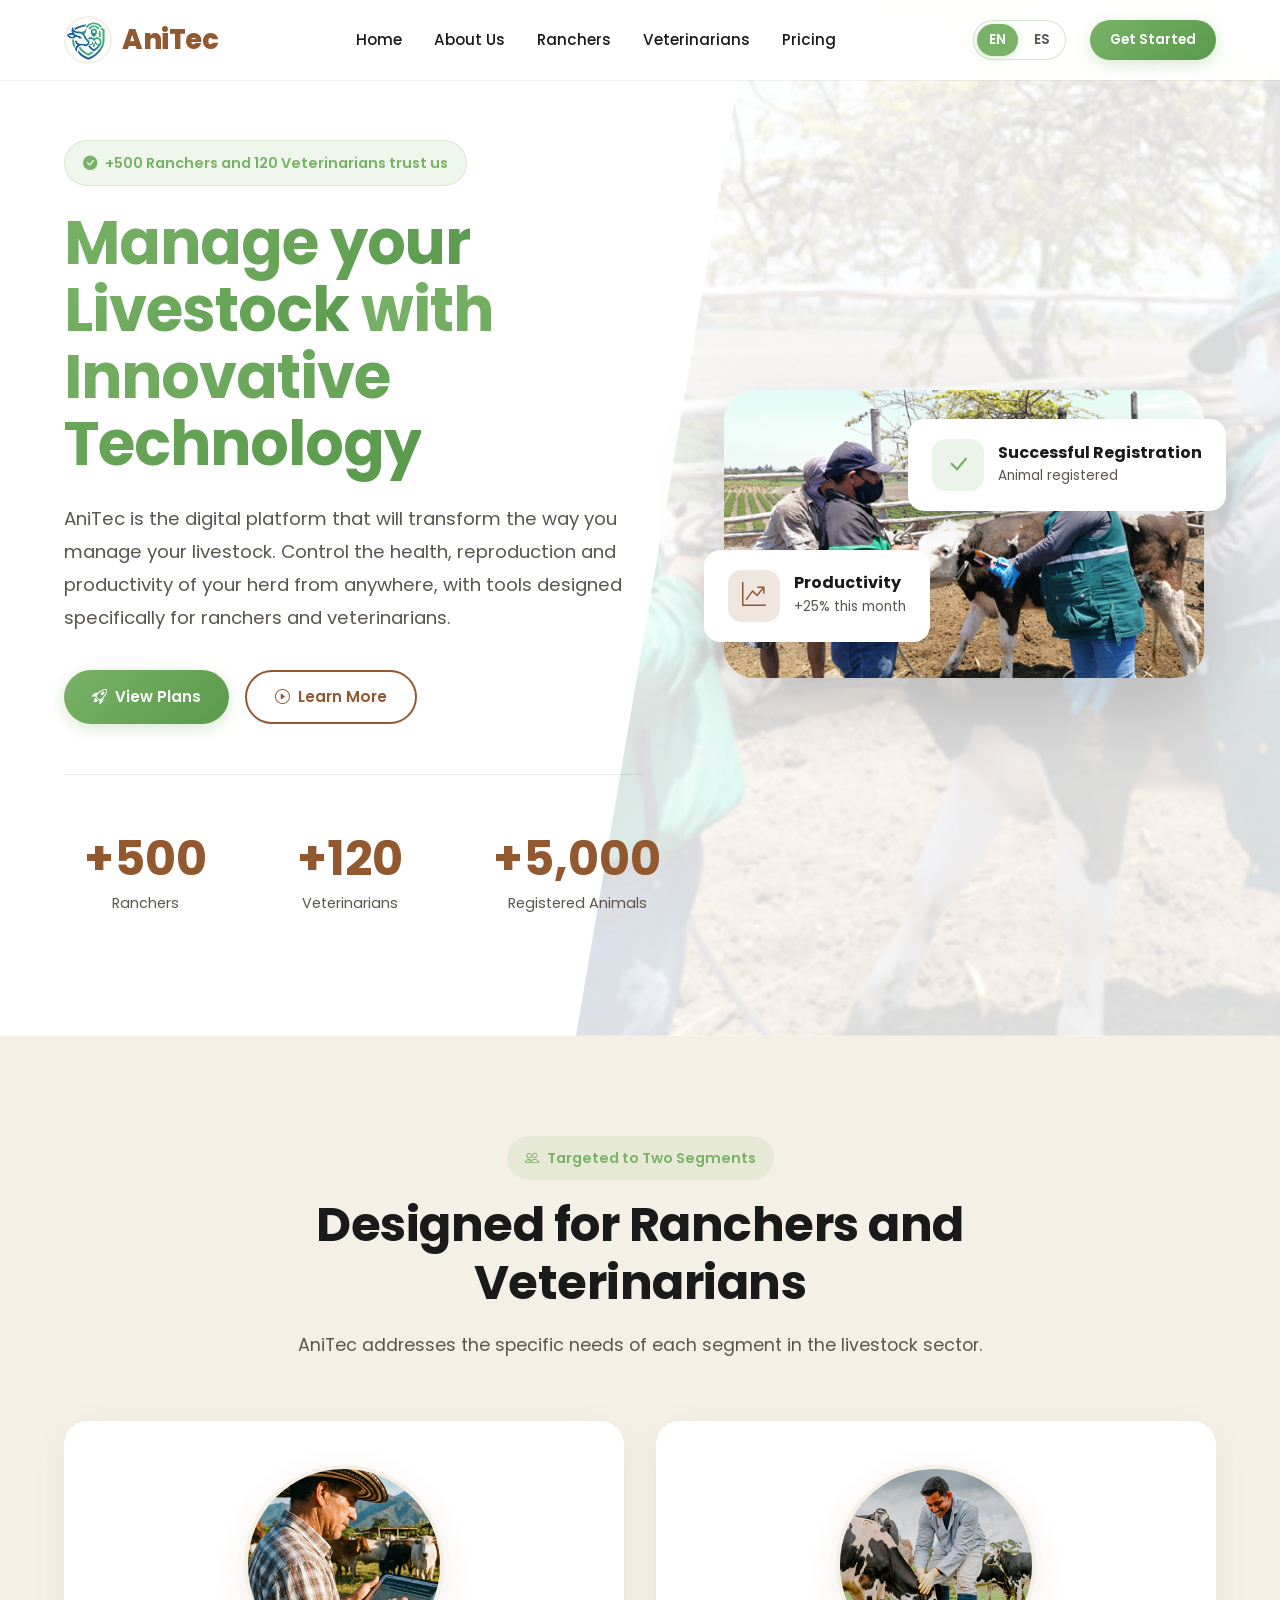
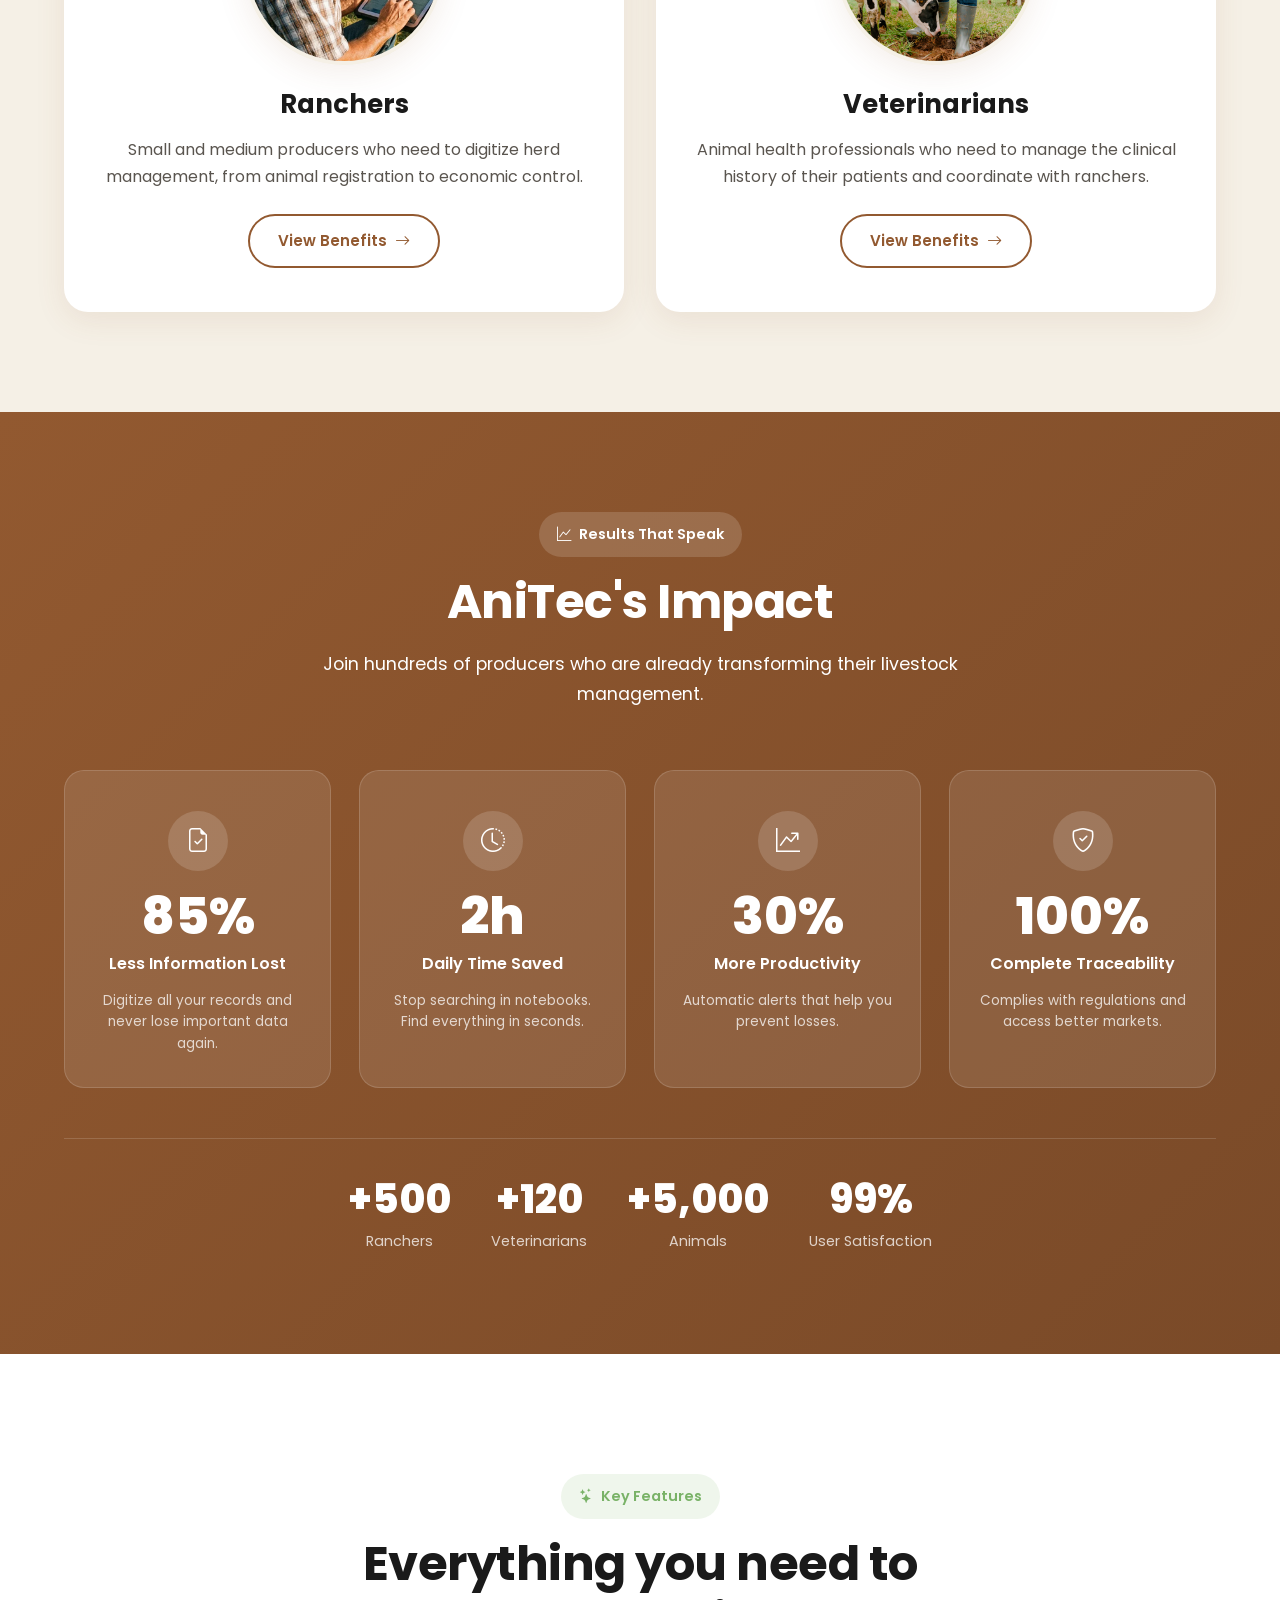
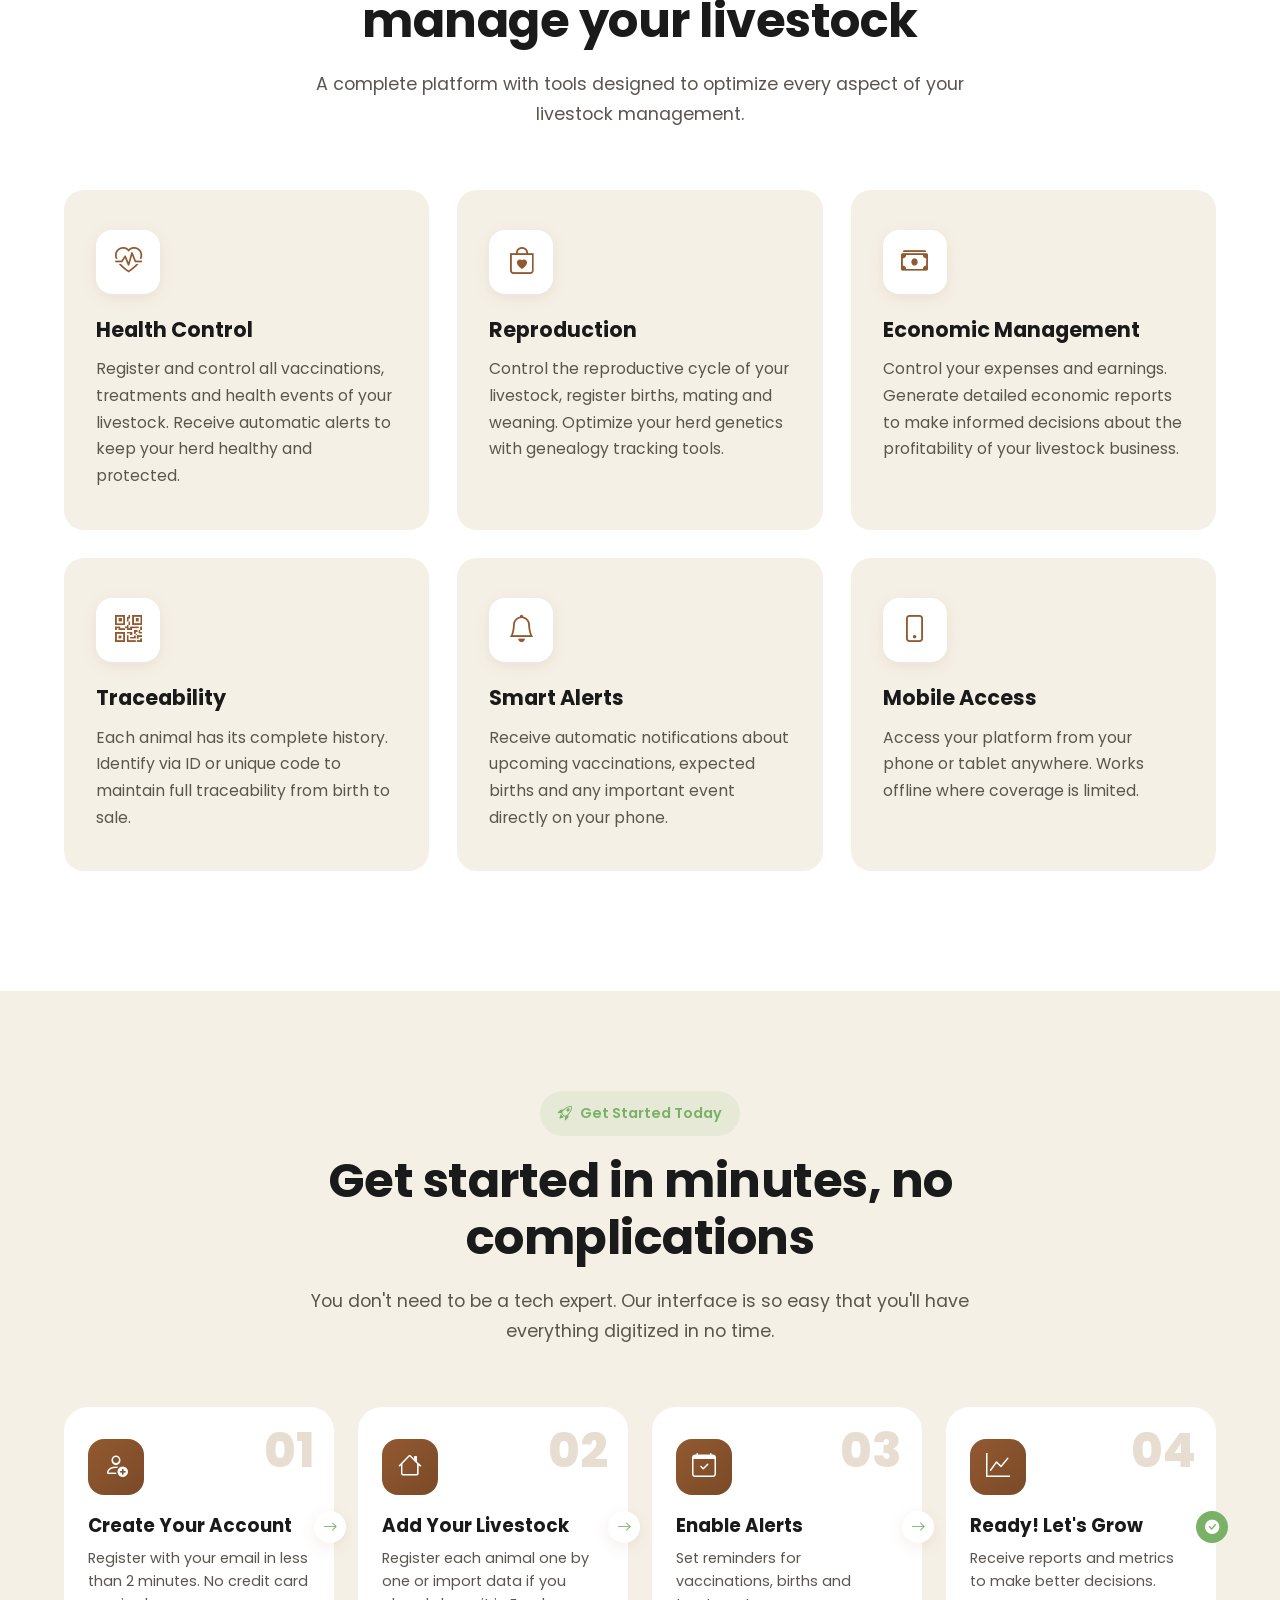
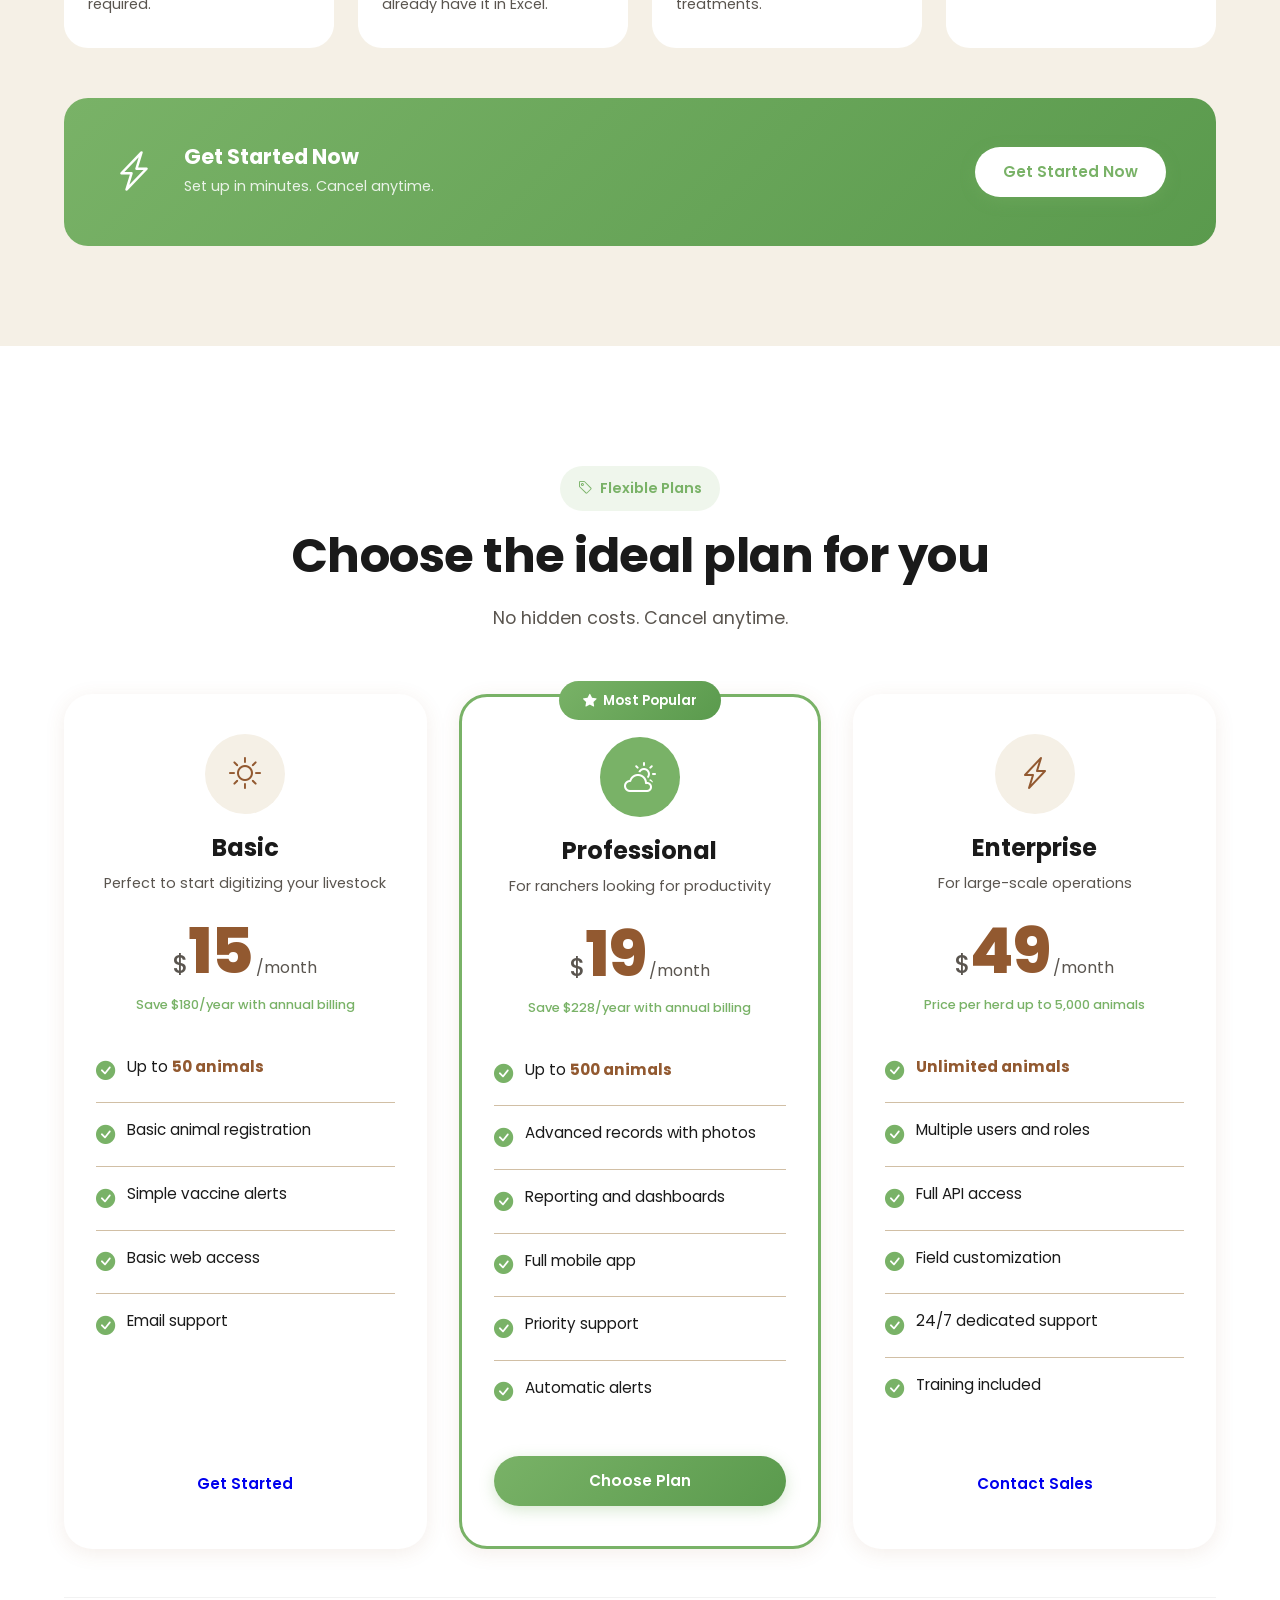
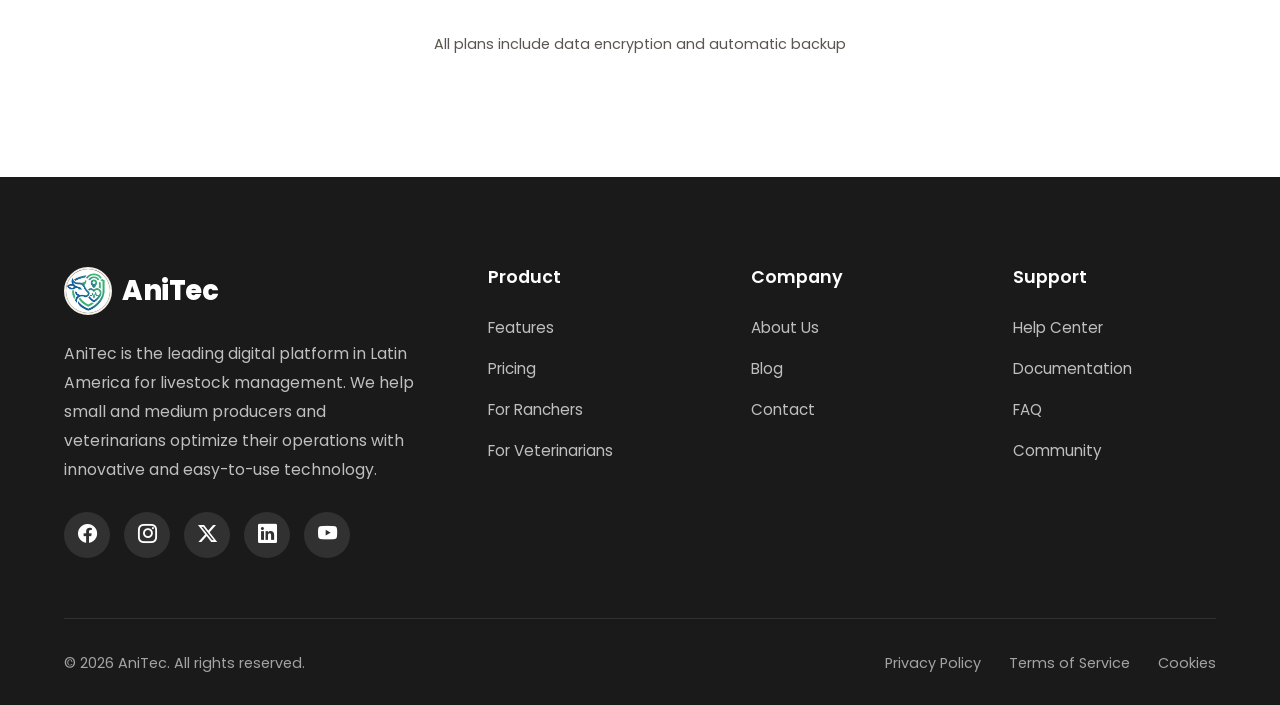
<file: index.html>
<!doctype html>
<html lang="en" data-page="home">
  <head>
    <meta charset="UTF-8" />
    <meta name="viewport" content="width=device-width, initial-scale=1.0" />
    <title>AniTec - Digital Platform for Livestock Management</title>
    <meta name="description" content="AniTec is the leading digital platform in Latin America for livestock management. Manage health, reproduction, and productivity of your herd with innovative technology designed for ranchers and veterinarians." />
    <meta name="keywords" content="livestock management, rancher platform, AniTec, livestock traceability, digital livestock, animal health, herd control, platform for veterinarians, rural technology, livestock organizer, cattle management, farm management, agricultural technology, agtech" />
    <meta name="author" content="AniTec" />
    <meta name="robots" content="index, follow" />
    <meta name="googlebot" content="index, follow" />
    <link rel="canonical" href="https://anitec.com/" />
    
    <!-- Open Graph / Facebook -->
    <meta property="og:type" content="website" />
    <meta property="og:url" content="https://anitec.com/" />
    <meta property="og:title" content="AniTec - Digital Platform for Livestock Management" />
    <meta property="og:description" content="AniTec is the leading digital platform in Latin America for livestock management. Manage health, reproduction, and productivity of your herd with innovative technology." />
    <meta property="og:image" content="https://anitec.com/assets/images/og-image.png" />
    <meta property="og:site_name" content="AniTec" />
    
    <!-- Twitter -->
    <meta property="twitter:card" content="summary_large_image" />
    <meta property="twitter:url" content="https://anitec.com/" />
    <meta property="twitter:title" content="AniTec - Digital Platform for Livestock Management" />
    <meta property="twitter:description" content="AniTec is the leading digital platform in Latin America for livestock management. Manage health, reproduction, and productivity of your herd with innovative technology." />
    <meta property="twitter:image" content="https://anitec.com/assets/images/og-image.png" />
    
    <!-- Favicons -->
    <link rel="shortcut icon" href="./assets/images/logo.ico" type="image/x-icon">
    <link rel="icon" href="./assets/images/logo.png" type="image/png" />
    <link rel="apple-touch-icon" href="./assets/images/logo.png" />
    
    <!-- Theme Color -->
    <meta name="theme-color" content="#79B267" />
    <meta name="msapplication-TileColor" content="#79B267" />
    
    <!-- Fonts Preconnect -->
    <link rel="preconnect" href="https://fonts.googleapis.com" />
    <link rel="preconnect" href="https://fonts.gstatic.com" crossorigin />
    <link
      href="https://fonts.googleapis.com/css2?family=Poppins:wght@300;400;500;600;700;800&display=swap"
      rel="stylesheet"
    />
    <link
      rel="stylesheet"
      href="https://cdn.jsdelivr.net/npm/bootstrap-icons@1.11.3/font/bootstrap-icons.min.css"
    />

    <!-- Stylesheet -->
    <link rel="stylesheet" href="assets/styles/styles.css">
  </head>
  <body>
    <nav class="navbar">
      <div class="nav-container">
        <a href="index.html" class="logo">
          <img src="assets/images/logo.png" alt="AniTec Logo" />
          <span class="logo-text">AniTec</span>
        </a>
        <ul class="nav-menu">
          <li><a href="index.html" class="active" data-i18n="nav.home">Home</a></li>
          <li><a href="assets/pages/about.html" data-i18n="nav.about">About Us</a></li>
          <li><a href="assets/pages/ranchers.html" data-i18n="nav.ranchers">Ranchers</a></li>
          <li><a href="assets/pages/veterinarians.html" data-i18n="nav.veterinarians">Veterinarians</a></li>
          <li><a href="#pricing" data-i18n="nav.pricing">Pricing</a></li>
        </ul>
        <div class="nav-actions">
          <div class="lang-switcher">
            <button class="lang-btn" id="lang-en" onclick="setLanguage('en')">EN</button>
            <button class="lang-btn" id="lang-es" onclick="setLanguage('es')">ES</button>
          </div>
            <a href="https://anitec-frontend.onrender.com/" target="_blank" rel="noreferrer" class="btn btn-success btn-sm" data-i18n="nav.startFree">Get Started</a>
          <button class="mobile-menu-btn">
            <i class="bi bi-list"></i>
          </button>
        </div>
      </div>
    </nav>

    <div class="mobile-menu-overlay"></div>
    <div class="mobile-menu">
      <div class="mobile-menu-header">
        <span
          style="
            font-weight: 700;
            font-size: 1.2rem;
            color: var(--primary-brown);
          "
          data-i18n="nav.menu">Menu</span
        >
        <button class="mobile-menu-close">
          <i class="bi bi-x-lg"></i>
        </button>
      </div>
      <ul class="mobile-menu-links">
        <li><a href="index.html" data-i18n="nav.home">Home</a></li>
        <li><a href="assets/pages/about.html" data-i18n="nav.about">About Us</a></li>
        <li><a href="assets/pages/ranchers.html" data-i18n="nav.ranchers">Ranchers</a></li>
        <li><a href="assets/pages/veterinarians.html" data-i18n="nav.veterinarians">Veterinarians</a></li>
        <li><a href="#pricing" data-i18n="nav.pricing">Pricing</a></li>
      </ul>
      <div class="mobile-menu-cta">
        <a href="#pricing" class="btn btn-success" data-i18n="nav.startFree">Get Started</a>
      </div>
      <div class="mobile-lang-switcher">
        <button class="lang-btn" id="mobile-lang-en" onclick="setLanguage('en')">EN</button>
        <button class="lang-btn" id="mobile-lang-es" onclick="setLanguage('es')">ES</button>
      </div>
    </div>

    <section class="hero">
      <div class="container">
        <div class="hero-content">
          <div class="hero-text">
            <div class="hero-badge">
              <i class="bi bi-check-circle-fill"></i>
              <span data-i18n="hero.badge">+500 Ranchers and 120 Veterinarians trust us</span>
            </div>
            <h1 class="hero-title">
              <span data-i18n="hero.title1">Manage your </span><span data-i18n="hero.title2" class="highlight">Livestock</span><span data-i18n="hero.title3"> with Innovative Technology</span>
            </h1>
            <p class="hero-description" data-i18n="hero.description">
              AniTec is the digital platform that will transform the way you
              manage your livestock. Control the health, reproduction and
              productivity of your herd from anywhere, with tools designed
              specifically for <strong>ranchers</strong> and
              <strong>veterinarians</strong>.
            </p>
            <div class="hero-buttons">
              <a href="https://anitec-frontend.onrender.com/" target="_blank" rel="noreferrer" class="btn btn-success">
                <i class="bi bi-rocket-takeoff"></i>
                <span data-i18n="hero.tryFree">View Plans</span>
              </a>
              <a href="#features" class="btn btn-secondary">
                <i class="bi bi-play-circle"></i>
                <span data-i18n="hero.learnMore">Learn More</span>
              </a>
            </div>
            <div class="hero-stats">
              <div class="stat-item">
                <div class="stat-number">+500</div>
                <div class="stat-label" data-i18n="hero.stat1">Ranchers</div>
              </div>
              <div class="stat-item">
                <div class="stat-number">+120</div>
                <div class="stat-label" data-i18n="hero.stat2">Veterinarians</div>
              </div>
              <div class="stat-item">
                <div class="stat-number">+5,000</div>
                <div class="stat-label" data-i18n="hero.stat3">Registered Animals</div>
              </div>
            </div>
          </div>
          <div class="hero-image-wrapper">
            <img
              src="assets/images/home/hero-section.png"
              alt="AniTec Dashboard"
              class="hero-image"
            />
            <div class="hero-floating-card hero-floating-card-1">
              <div class="floating-icon green">
                <i class="bi bi-check-lg"></i>
              </div>
              <div class="floating-text">
                <h4 data-i18n="hero.statsAd1" >Successful Registration</h4>
                <p data-i18n="hero.statsAd2" >Animal registered</p>
              </div>
            </div>
            <div class="hero-floating-card hero-floating-card-2">
              <div class="floating-icon brown">
                <i class="bi bi-graph-up-arrow"></i>
              </div>
              <div class="floating-text">
                <h4 data-i18n="hero.statsAd3" >Productivity</h4>
                <p data-i18n="hero.statsAd4" >+25% this month</p>
              </div>
            </div>
          </div>
        </div>
      </div>
    </section>

    <section class="segments" id="segments">
      <div class="container">
        <div class="section-header">
          <span class="section-subtitle">
            <i class="bi bi-people"></i>
            <span data-i18n="segments.subtitle">Targeted to Two Segments</span>
          </span>
          <h2 class="section-title" data-i18n="segments.title">Designed for Ranchers and Veterinarians</h2>
          <p class="section-description" data-i18n="segments.description">
            AniTec addresses the specific needs of each segment in the livestock
            sector.
          </p>
        </div>
        <div class="segments-grid">
          <div class="segment-card">
            <div class="segment-image">
              <img src="assets/images/home/rancher.png" alt="Rancher" />
            </div>
            <h3 class="segment-title" data-i18n="segments.ranchersTitle">Ranchers</h3>
            <p class="segment-description" data-i18n="segments.ranchersDesc">
              Small and medium producers who need to digitize herd management,
              from animal registration to economic control.
            </p>
            <a href="assets/pages/ranchers.html" class="btn btn-secondary">
              <span data-i18n="segments.viewBenefits">View Benefits</span> <i class="bi bi-arrow-right"></i>
            </a>
          </div>
          <div class="segment-card">
            <div class="segment-image">
              <img
                src="assets/images/home/veterinarian.png"
                alt="Veterinarian"
              />
            </div>
            <h3 class="segment-title" data-i18n="segments.vetsTitle">Veterinarians</h3>
            <p class="segment-description" data-i18n="segments.vetsDesc">
              Animal health professionals who need to manage the clinical
              history of their patients and coordinate with ranchers.
            </p>
            <a href="assets/pages/veterinarians.html" class="btn btn-secondary">
              <span data-i18n="segments.viewBenefits">View Benefits</span> <i class="bi bi-arrow-right"></i>
            </a>
          </div>
        </div>
      </div>
    </section>

    <section class="metrics" id="metrics">
      <div class="container">
        <div class="section-header">
          <span class="section-subtitle">
            <i class="bi bi-graph-up"></i>
            <span data-i18n="metrics.subtitle">Results That Speak</span>
          </span>
          <h2 class="section-title" data-i18n="metrics.title">AniTec's Impact</h2>
          <p class="section-description" data-i18n="metrics.description">
            Join hundreds of producers who are already transforming their
            livestock management.
          </p>
        </div>
        <div class="metrics-grid">
          <div class="metric-card">
            <div class="metric-icon">
              <i class="bi bi-file-earmark-check"></i>
            </div>
            <div class="metric-number">85%</div>
            <div class="metric-label" data-i18n="metrics.label1">Less Information Lost</div>
            <p class="metric-description" data-i18n="metrics.desc1">
              Digitize all your records and never lose important data again.
            </p>
          </div>
          <div class="metric-card">
            <div class="metric-icon">
              <i class="bi bi-clock-history"></i>
            </div>
            <div class="metric-number">2h</div>
            <div class="metric-label" data-i18n="metrics.label2">Daily Time Saved</div>
            <p class="metric-description" data-i18n="metrics.desc2">
              Stop searching in notebooks. Find everything in seconds.
            </p>
          </div>
          <div class="metric-card">
            <div class="metric-icon">
              <i class="bi bi-graph-up-arrow"></i>
            </div>
            <div class="metric-number">30%</div>
            <div class="metric-label" data-i18n="metrics.label3">More Productivity</div>
            <p class="metric-description" data-i18n="metrics.desc3">
              Automatic alerts that help you prevent losses.
            </p>
          </div>
          <div class="metric-card">
            <div class="metric-icon">
              <i class="bi bi-shield-check"></i>
            </div>
            <div class="metric-number">100%</div>
            <div class="metric-label" data-i18n="metrics.label4">Complete Traceability</div>
            <p class="metric-description" data-i18n="metrics.desc4">
              Complies with regulations and access better markets.
            </p>
          </div>
        </div>
        <div class="metrics-footer">
          <div class="metrics-stat">
            <span class="metrics-stat-number">+500</span>
            <span class="metrics-stat-label" data-i18n="metrics.stat1">Ranchers<br />trust AniTec</span>
          </div>
          <div class="metrics-stat">
            <span class="metrics-stat-number">+120</span>
            <span class="metrics-stat-label" data-i18n="metrics.stat2"
              >Veterinarians<br />use the platform</span
            >
          </div>
          <div class="metrics-stat">
            <span class="metrics-stat-number">+5,000</span>
            <span class="metrics-stat-label" data-i18n="metrics.stat3">Animals<br />registered</span>
          </div>
          <div class="metrics-stat">
            <span class="metrics-stat-number">99%</span>
            <span class="metrics-stat-label" data-i18n="metrics.stat4">User Satisfaction</span>
          </div>
        </div>
      </div>
    </section>

    <section class="features" id="features">
      <div class="container">
        <div class="section-header">
          <span class="section-subtitle">
            <i class="bi bi-stars"></i>
            <span data-i18n="features.subtitle">Key Features</span>
          </span>
          <h2 class="section-title" data-i18n="features.title">
            Everything you need to manage your livestock
          </h2>
          <p class="section-description" data-i18n="features.description">
            A complete platform with tools designed to optimize every aspect of
            your livestock management.
          </p>
        </div>
        <div class="features-grid">
          <div class="feature-card">
            <div class="feature-icon">
              <i class="bi bi-heart-pulse"></i>
            </div>
            <h3 class="feature-title" data-i18n="features.healthTitle">Health Control</h3>
            <p class="feature-description" data-i18n="features.healthDesc">
              Register and control all vaccinations, treatments and health
              events of your livestock. Receive automatic alerts to keep your
              herd healthy and protected.
            </p>
          </div>
          <div class="feature-card">
            <div class="feature-icon">
              <i class="bi bi-bag-heart"></i>
            </div>
            <h3 class="feature-title" data-i18n="features.reproTitle">Reproduction</h3>
            <p class="feature-description" data-i18n="features.reproDesc">
              Control the reproductive cycle of your livestock, register births,
              mating and weaning. Optimize your herd genetics with genealogy
              tracking tools.
            </p>
          </div>
          <div class="feature-card">
            <div class="feature-icon">
              <i class="bi bi-cash-stack"></i>
            </div>
            <h3 class="feature-title" data-i18n="features.economicTitle">Economic Management</h3>
            <p class="feature-description" data-i18n="features.economicDesc">
              Control your expenses and earnings. Generate detailed economic
              reports to make informed decisions about the profitability of your
              livestock business.
            </p>
          </div>
          <div class="feature-card">
            <div class="feature-icon">
              <i class="bi bi-qr-code"></i>
            </div>
            <h3 class="feature-title" data-i18n="features.traceTitle">Traceability</h3>
            <p class="feature-description" data-i18n="features.traceDesc">
              Each animal has its complete history. Identify via QR or unique
              code to maintain full traceability from birth to sale.
            </p>
          </div>
          <div class="feature-card">
            <div class="feature-icon">
              <i class="bi bi-bell"></i>
            </div>
            <h3 class="feature-title" data-i18n="features.alertsTitle">Smart Alerts</h3>
            <p class="feature-description" data-i18n="features.alertsDesc">
              Receive automatic notifications about upcoming vaccinations,
              expected births and any important event directly on your phone.
            </p>
          </div>
          <div class="feature-card">
            <div class="feature-icon">
              <i class="bi bi-phone"></i>
            </div>
            <h3 class="feature-title" data-i18n="features.mobileTitle">Mobile Access</h3>
            <p class="feature-description" data-i18n="features.mobileDesc">
              Access your platform from your phone or tablet anywhere. Works
              offline where coverage is limited.
            </p>
          </div>
        </div>
      </div>
    </section>

    <section class="how-it-works" id="how-it-works">
      <div class="container">
        <div class="section-header">
          <span class="section-subtitle">
            <i class="bi bi-rocket-takeoff"></i>
            <span data-i18n="howItWorks.subtitle">Get Started Today</span>
          </span>
          <h2 class="section-title" data-i18n="howItWorks.title">
            Get started in minutes, no complications
          </h2>
          <p class="section-description" data-i18n="howItWorks.description">
            You don't need to be a tech expert. Our interface is so easy that
            you'll have everything digitized in no time.
          </p>
        </div>
        <div class="steps-grid">
          <div class="step-card">
            <div class="step-number">01</div>
            <div class="step-content">
              <div class="step-icon">
                <i class="bi bi-person-add"></i>
              </div>
              <h3 class="step-title" data-i18n="howItWorks.step1Title">Create Your Account</h3>
              <p class="step-description" data-i18n="howItWorks.step1Desc">
                Register with your email in less than 2 minutes. No credit card
                required.
              </p>
            </div>
            <div class="step-arrow">
              <i class="bi bi-arrow-right"></i>
            </div>
          </div>
          <div class="step-card">
            <div class="step-number">02</div>
            <div class="step-content">
              <div class="step-icon">
                <i class="bi bi-house"></i>
              </div>
              <h3 class="step-title" data-i18n="howItWorks.step2Title">Add Your Livestock</h3>
              <p class="step-description" data-i18n="howItWorks.step2Desc">
                Register each animal one by one or import data if you already
                have it in Excel.
              </p>
            </div>
            <div class="step-arrow">
              <i class="bi bi-arrow-right"></i>
            </div>
          </div>
          <div class="step-card">
            <div class="step-number">03</div>
            <div class="step-content">
              <div class="step-icon">
                <i class="bi bi-calendar-check"></i>
              </div>
              <h3 class="step-title" data-i18n="howItWorks.step3Title">Enable Alerts</h3>
              <p class="step-description" data-i18n="howItWorks.step3Desc">
                Set reminders for vaccinations, births and treatments.
              </p>
            </div>
            <div class="step-arrow">
              <i class="bi bi-arrow-right"></i>
            </div>
          </div>
          <div class="step-card">
            <div class="step-number">04</div>
            <div class="step-content">
              <div class="step-icon">
                <i class="bi bi-graph-up"></i>
              </div>
              <h3 class="step-title" data-i18n="howItWorks.step4Title">Ready! Let's Grow</h3>
              <p class="step-description" data-i18n="howItWorks.step4Desc">
                Receive reports and metrics to make better decisions.
              </p>
            </div>
            <div class="step-check">
              <i class="bi bi-check-circle-fill"></i>
            </div>
          </div>
        </div>
        <div class="how-it-works-cta">
          <div class="how-it-works-cta-content">
            <i class="bi bi-lightning-charge"></i>
            <div>
              <h4 data-i18n="howItWorks.ctaTitle">Get Started Now</h4>
              <p data-i18n="howItWorks.ctaDesc">Set up in minutes. Cancel anytime.</p>
            </div>
            <a href="https://anitec-frontend.onrender.com/" target="_blank" rel="noreferrer" class="btn btn-success" data-i18n="howItWorks.ctaTitle">Get Started Now</a>
          </div>
        </div>
      </div>
    </section>

    <section class="pricing" id="pricing">
      <div class="container">
        <div class="section-header">
          <span class="section-subtitle">
            <i class="bi bi-tag"></i>
            <span data-i18n="pricing.subtitle">Flexible Plans</span>
          </span>
          <h2 class="section-title" data-i18n="pricing.title">Choose the ideal plan for you</h2>
          <p class="section-description" data-i18n="pricing.description">
            No hidden costs. Cancel anytime.
          </p>
        </div>
        <div class="pricing-grid">
          <div class="pricing-card">
            <div class="pricing-header">
              <div class="pricing-icon">
                <i class="bi bi-sun"></i>
              </div>
              <h3 class="pricing-title" data-i18n="pricing.basic">Basic</h3>
              <p class="pricing-description" data-i18n="pricing.basicDesc">
                Perfect to start digitizing your livestock
              </p>
            </div>
            <div class="pricing-price">
              <span class="currency">$</span>
              <span class="amount">15</span>
              <span class="period" data-i18n="pricing.period">/month</span>
            </div>
            <span class="pricing-price-note" data-i18n="pricing.freeForever">Save $180/year with annual billing</span>
            <ul class="pricing-features">
              <li>
                <i class="bi bi-check-circle-fill"></i>
                <span data-i18n="pricing.upTo50">Up to <strong>50 animals</strong></span>
              </li>
              <li>
                <i class="bi bi-check-circle-fill"></i>
                <span data-i18n="pricing.basicReg">Basic animal registration</span>
              </li>
              <li>
                <i class="bi bi-check-circle-fill"></i>
                <span data-i18n="pricing.simpleAlerts">Simple vaccine alerts</span>
              </li>
              <li>
                <i class="bi bi-check-circle-fill"></i>
                <span data-i18n="pricing.basicWeb">Basic web access</span>
              </li>
              <li>
                <i class="bi bi-check-circle-fill"></i>
                <span data-i18n="pricing.emailSupport">Email support</span>
              </li>
            </ul>
            <a href="https://anitec-frontend.onrender.com/" target="_blank" rel="noreferrer" class="btn btn-outline pricing-btn" data-i18n="pricing.startFree">Get Started</a>
          </div>
          <div class="pricing-card featured">
            <div class="pricing-badge">
              <i class="bi bi-star-fill"></i>
              <span data-i18n="pricing.mostPopular">Most Popular</span>
            </div>
            <div class="pricing-header">
              <div class="pricing-icon">
                <i class="bi bi-cloud-sun"></i>
              </div>
              <h3 class="pricing-title" data-i18n="pricing.professional">Professional</h3>
              <p class="pricing-description" data-i18n="pricing.profDesc">
                For ranchers looking for productivity
              </p>
            </div>
            <div class="pricing-price">
              <span class="currency">$</span>
              <span class="amount">19</span>
              <span class="period" data-i18n="pricing.period">/month</span>
            </div>
            <span class="pricing-price-note" data-i18n="pricing.save"
              >Save $228/year with annual billing</span
            >
            <ul class="pricing-features">
              <li>
                <i class="bi bi-check-circle-fill"></i>
                <span data-i18n="pricing.upTo500">Up to <strong>500 animals</strong></span>
              </li>
              <li>
                <i class="bi bi-check-circle-fill"></i>
                <span data-i18n="pricing.advancedReg">Advanced records with photos</span>
              </li>
              <li>
                <i class="bi bi-check-circle-fill"></i>
                <span data-i18n="pricing.reports">Reporting and dashboards</span>
              </li>
              <li>
                <i class="bi bi-check-circle-fill"></i>
                <span data-i18n="pricing.fullMobile">Full mobile app</span>
              </li>
              <li>
                <i class="bi bi-check-circle-fill"></i>
                <span data-i18n="pricing.prioritySupport">Priority support</span>
              </li>
              <li>
                <i class="bi bi-check-circle-fill"></i>
                <span data-i18n="pricing.autoAlerts">Automatic alerts</span>
              </li>
            </ul>
            <a href="https://anitec-frontend.onrender.com/" target="_blank" rel="noreferrer" class="btn btn-success pricing-btn" data-i18n="pricing.choosePlan">Choose Plan</a>
          </div>
          <div class="pricing-card">
            <div class="pricing-header">
              <div class="pricing-icon">
                <i class="bi bi-lightning-charge"></i>
              </div>
              <h3 class="pricing-title" data-i18n="pricing.enterprise">Enterprise</h3>
              <p class="pricing-description" data-i18n="pricing.entDesc">For large-scale operations</p>
            </div>
            <div class="pricing-price">
              <span class="currency">$</span>
              <span class="amount">49</span>
              <span class="period" data-i18n="pricing.period">/month</span>
            </div>
            <span class="pricing-price-note" data-i18n="pricing.perHerd"
              >Price per herd up to 5,000 animals</span
            >
            <ul class="pricing-features">
              <li>
                <i class="bi bi-check-circle-fill"></i>
                <span data-i18n="pricing.unlimited"><strong>Unlimited animals</strong></span>
              </li>
              <li>
                <i class="bi bi-check-circle-fill"></i>
                <span data-i18n="pricing.multiUser">Multiple users and roles</span>
              </li>
              <li>
                <i class="bi bi-check-circle-fill"></i>
                <span data-i18n="pricing.apiAccess">Full API access</span>
              </li>
              <li>
                <i class="bi bi-check-circle-fill"></i>
                <span data-i18n="pricing.customization">Field customization</span>
              </li>
              <li>
                <i class="bi bi-check-circle-fill"></i>
                <span data-i18n="pricing.support24_7">24/7 dedicated support</span>
              </li>
              <li>
                <i class="bi bi-check-circle-fill"></i>
                <span data-i18n="pricing.training">Training included</span>
              </li>
            </ul>
            <a href="https://anitec-frontend.onrender.com/" target="_blank" rel="noreferrer" class="btn btn-outline pricing-btn" data-i18n="pricing.contactSales">Contact Sales</a>
          </div>
        </div>
        <div class="pricing-footer">
          <p data-i18n="pricing.encryption">
            <i class="bi bi-shield-check"></i>
            All plans include data encryption and automatic backup
          </p>
        </div>
      </div>
    </section>

    <footer id="contact">
      <div class="container">
        <div class="footer-grid">
          <div class="footer-about">
            <a href="index.html" class="logo">
              <img src="assets/images/logo.png" alt="AniTec Logo" />
              <span class="logo-text">AniTec</span>
            </a>
            <p class="footer-description" data-i18n="footer.desc">
              AniTec is the leading digital platform in Latin America for
              livestock management. We help small and medium producers and
              veterinarians optimize their operations with innovative and
              easy-to-use technology.
            </p>
            <div class="footer-social">
              <a href="#"><i class="bi bi-facebook"></i></a>
              <a href="#"><i class="bi bi-instagram"></i></a>
              <a href="#"><i class="bi bi-twitter-x"></i></a>
              <a href="#"><i class="bi bi-linkedin"></i></a>
              <a href="#"><i class="bi bi-youtube"></i></a>
            </div>
          </div>
          <div class="footer-column">
            <h4 class="footer-title" data-i18n="footer.product">Product</h4>
            <ul class="footer-links">
              <li><a href="#features" data-i18n="footer.features">Features</a></li>
              <li><a href="#pricing" data-i18n="footer.pricing">Pricing</a></li>
              <li><a href="assets/pages/ranchers.html" data-i18n="footer.forRanchers">For Ranchers</a></li>
              <li><a href="assets/pages/veterinarians.html" data-i18n="footer.forVets">For Veterinarians</a></li>
            </ul>
          </div>
          <div class="footer-column">
            <h4 class="footer-title" data-i18n="footer.company">Company</h4>
            <ul class="footer-links">
              <li><a href="assets/pages/about.html" data-i18n="footer.about">About Us</a></li>
              <li><a href="#" data-i18n="footer.blog">Blog</a></li>
              <li><a href="#contact" data-i18n="footer.contact">Contact</a></li>
            </ul>
          </div>
          <div class="footer-column">
            <h4 class="footer-title" data-i18n="footer.support">Support</h4>
            <ul class="footer-links">
              <li><a href="#" data-i18n="footer.helpCenter">Help Center</a></li>
              <li><a href="#" data-i18n="footer.documentation">Documentation</a></li>
              <li><a href="#" data-i18n="footer.faq">FAQ</a></li>
              <li><a href="#" data-i18n="footer.community">Community</a></li>
            </ul>
          </div>
        </div>
        <div class="footer-bottom">
          <p class="footer-copyright" data-i18n="footer.copyright">© 2026 AniTec. All rights reserved.</p>
          <div class="footer-legal">
            <a href="#" data-i18n="footer.privacy">Privacy Policy</a>
            <a href="#" data-i18n="footer.terms">Terms of Service</a>
            <a href="#" data-i18n="footer.cookies">Cookies</a>
          </div>
        </div>
      </div>
    </footer>

    <script src="assets/scripts/i18n.js"></script>
    <script src="assets/scripts/script.js"></script>
  </body>
</html>
</file>
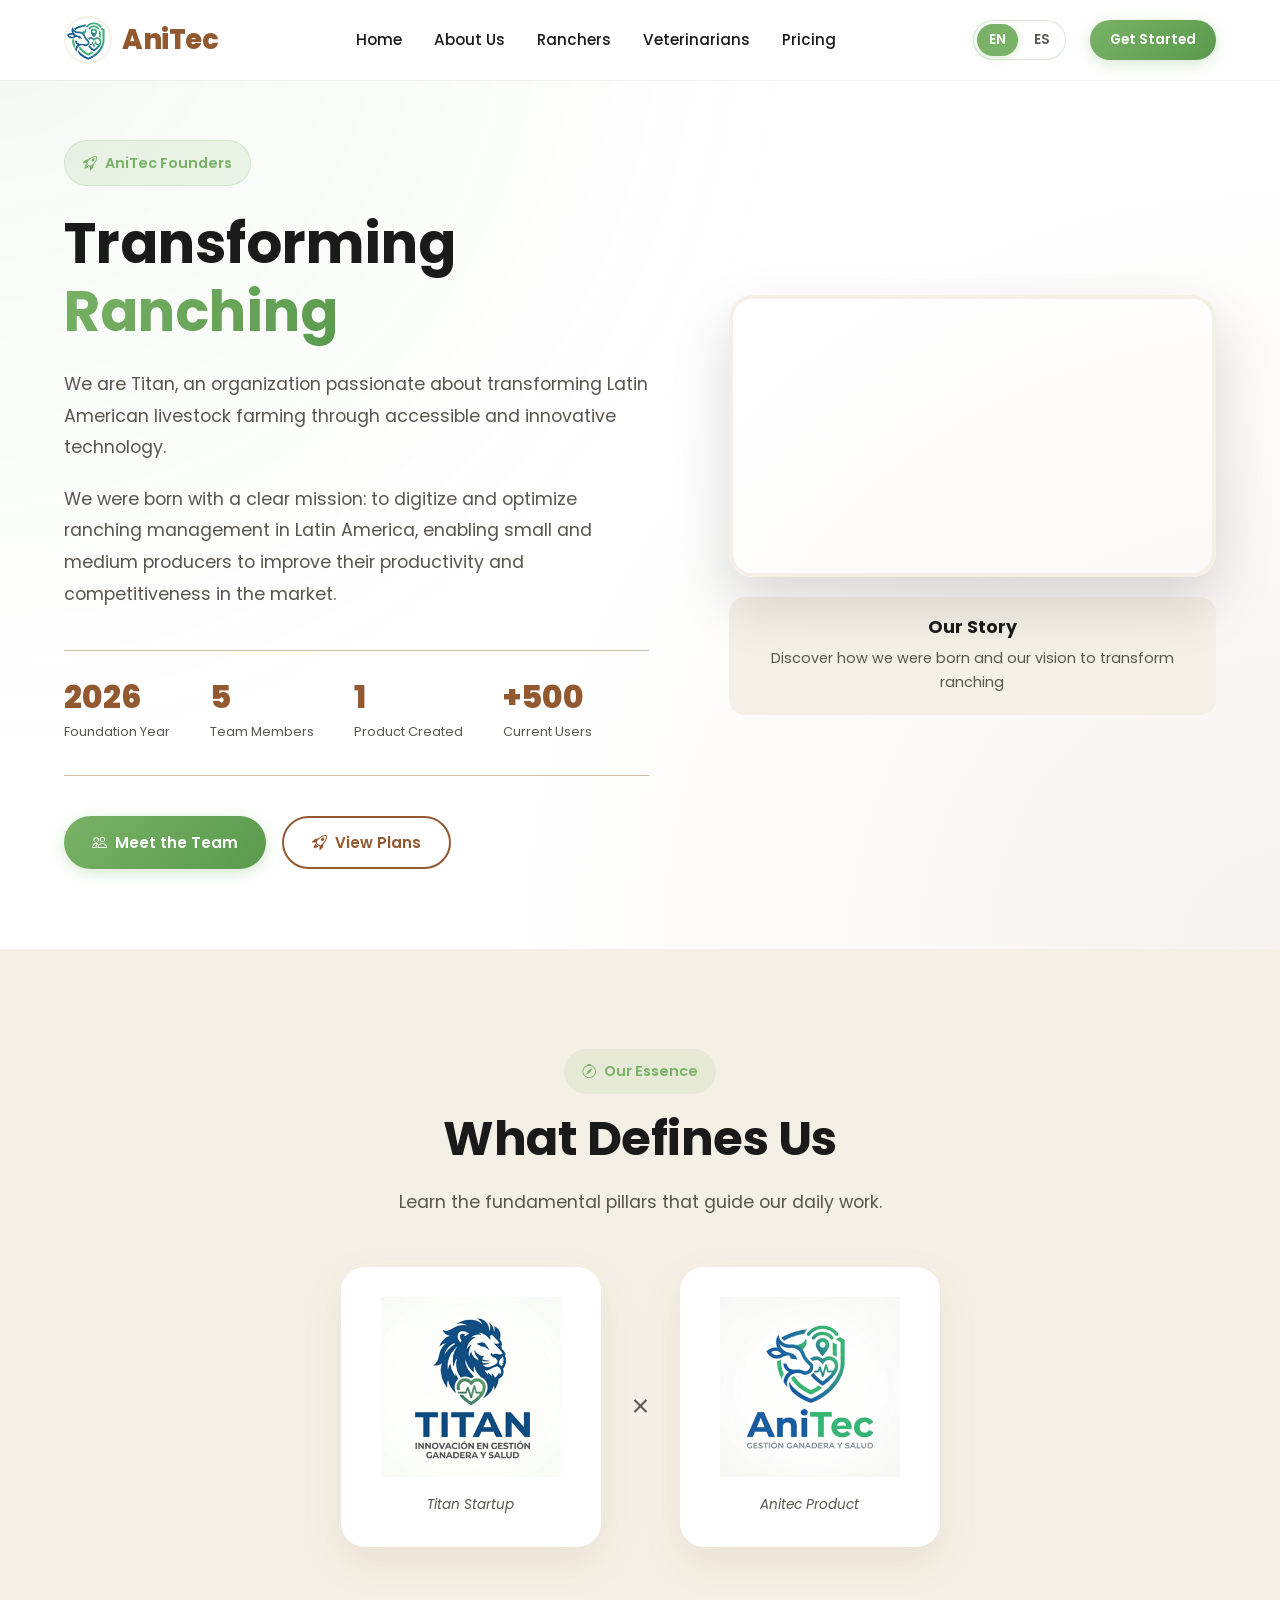
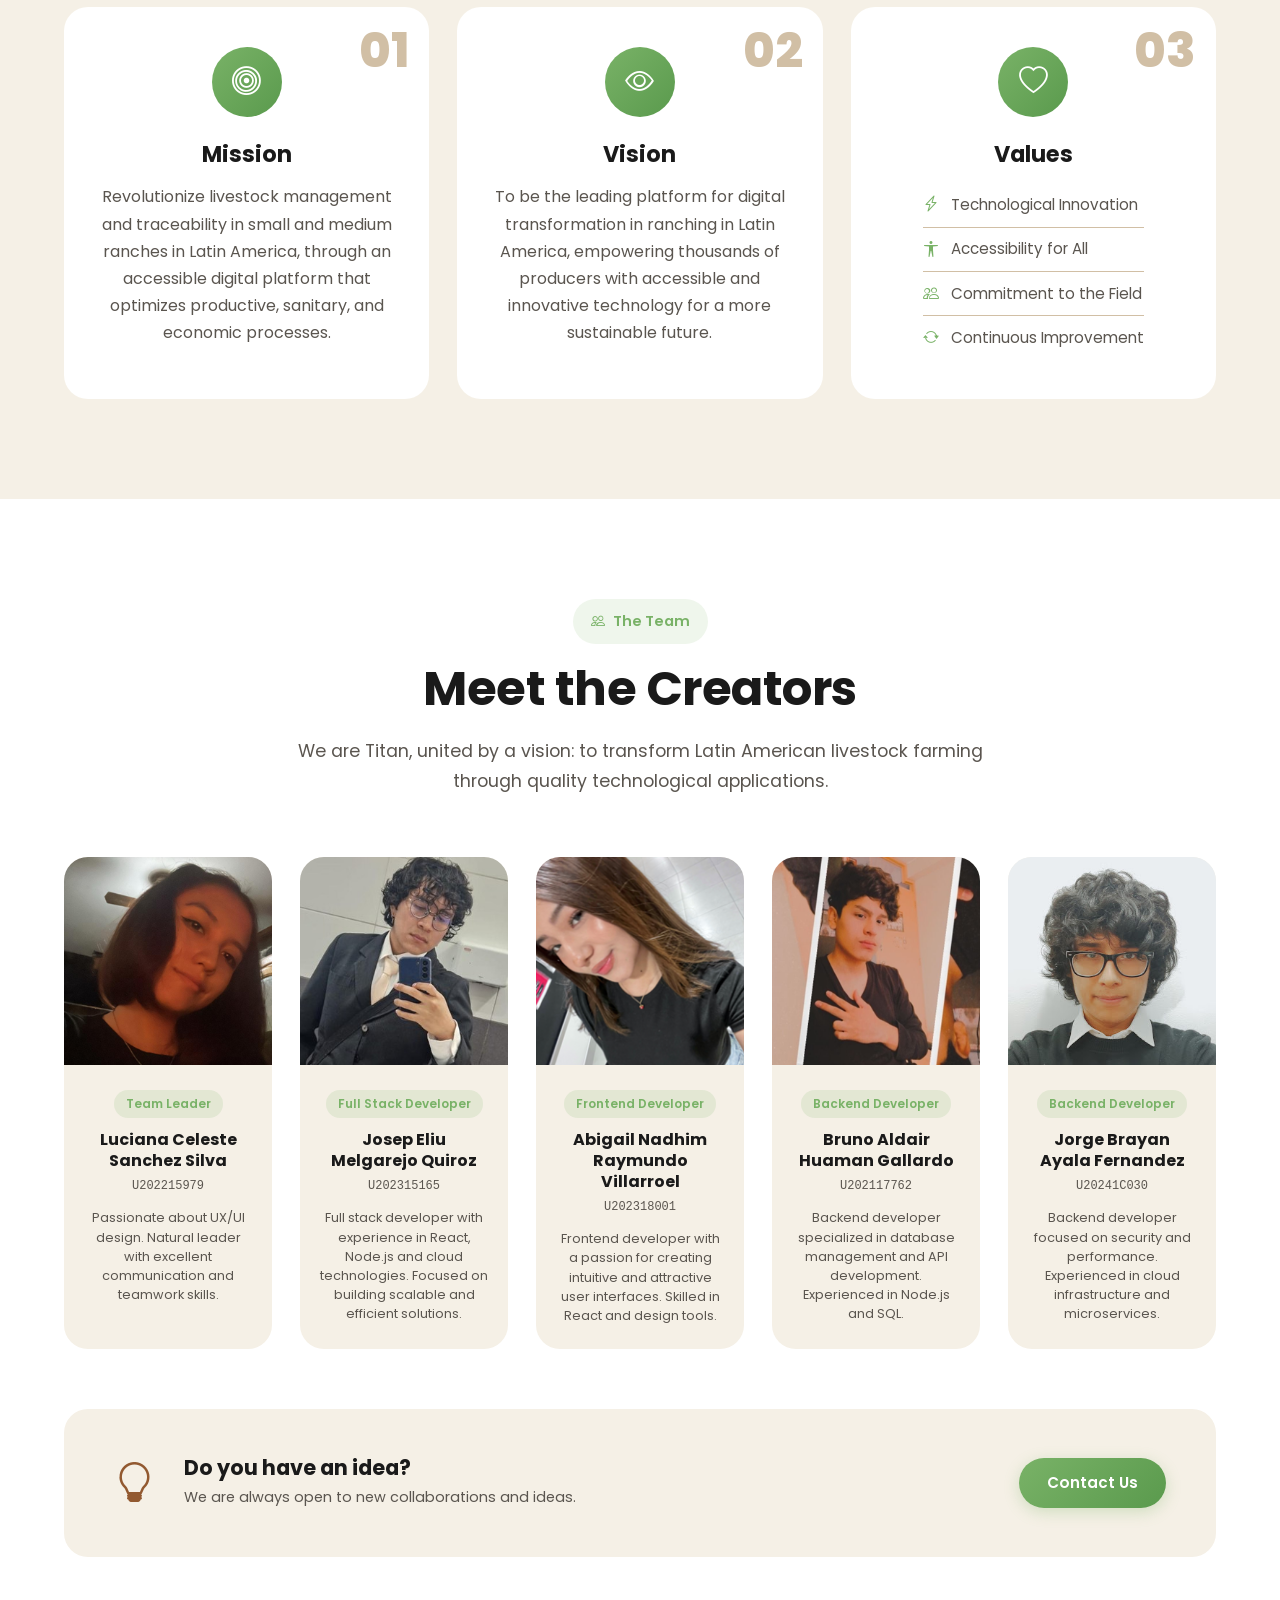
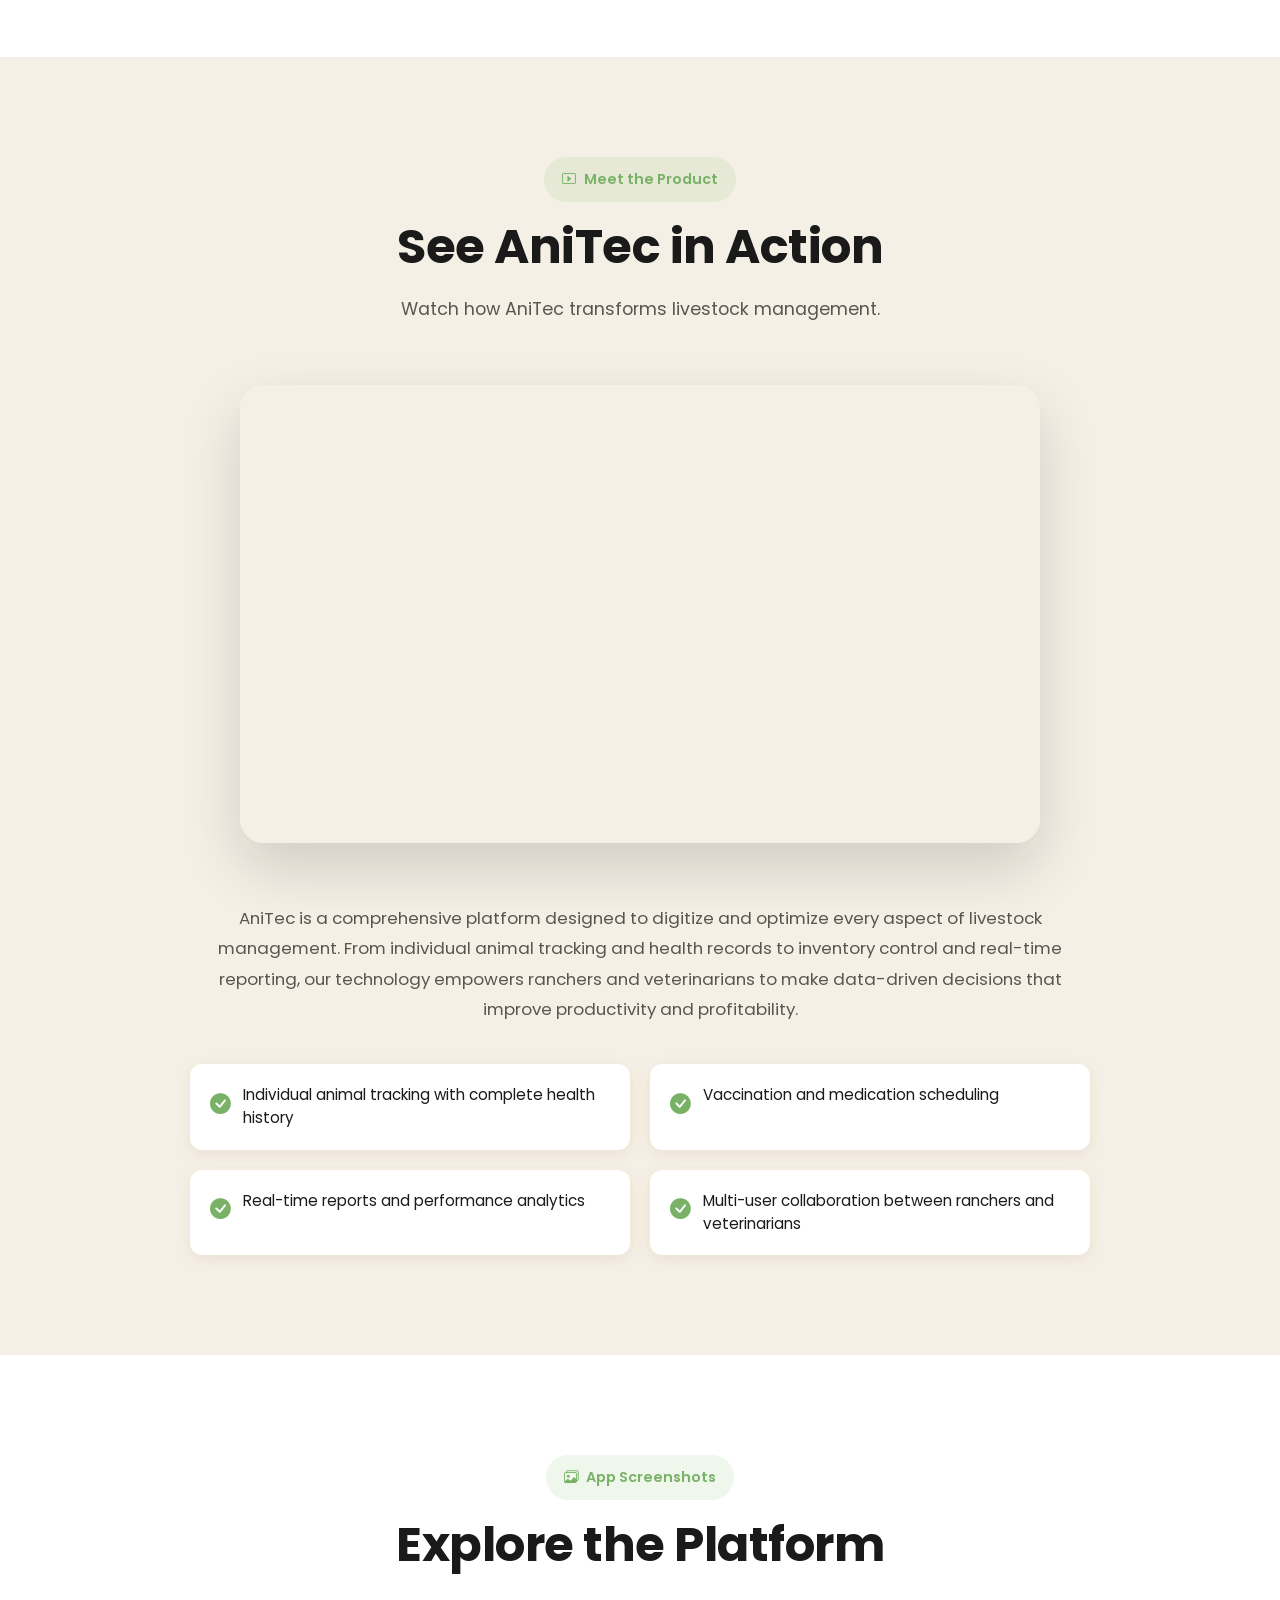
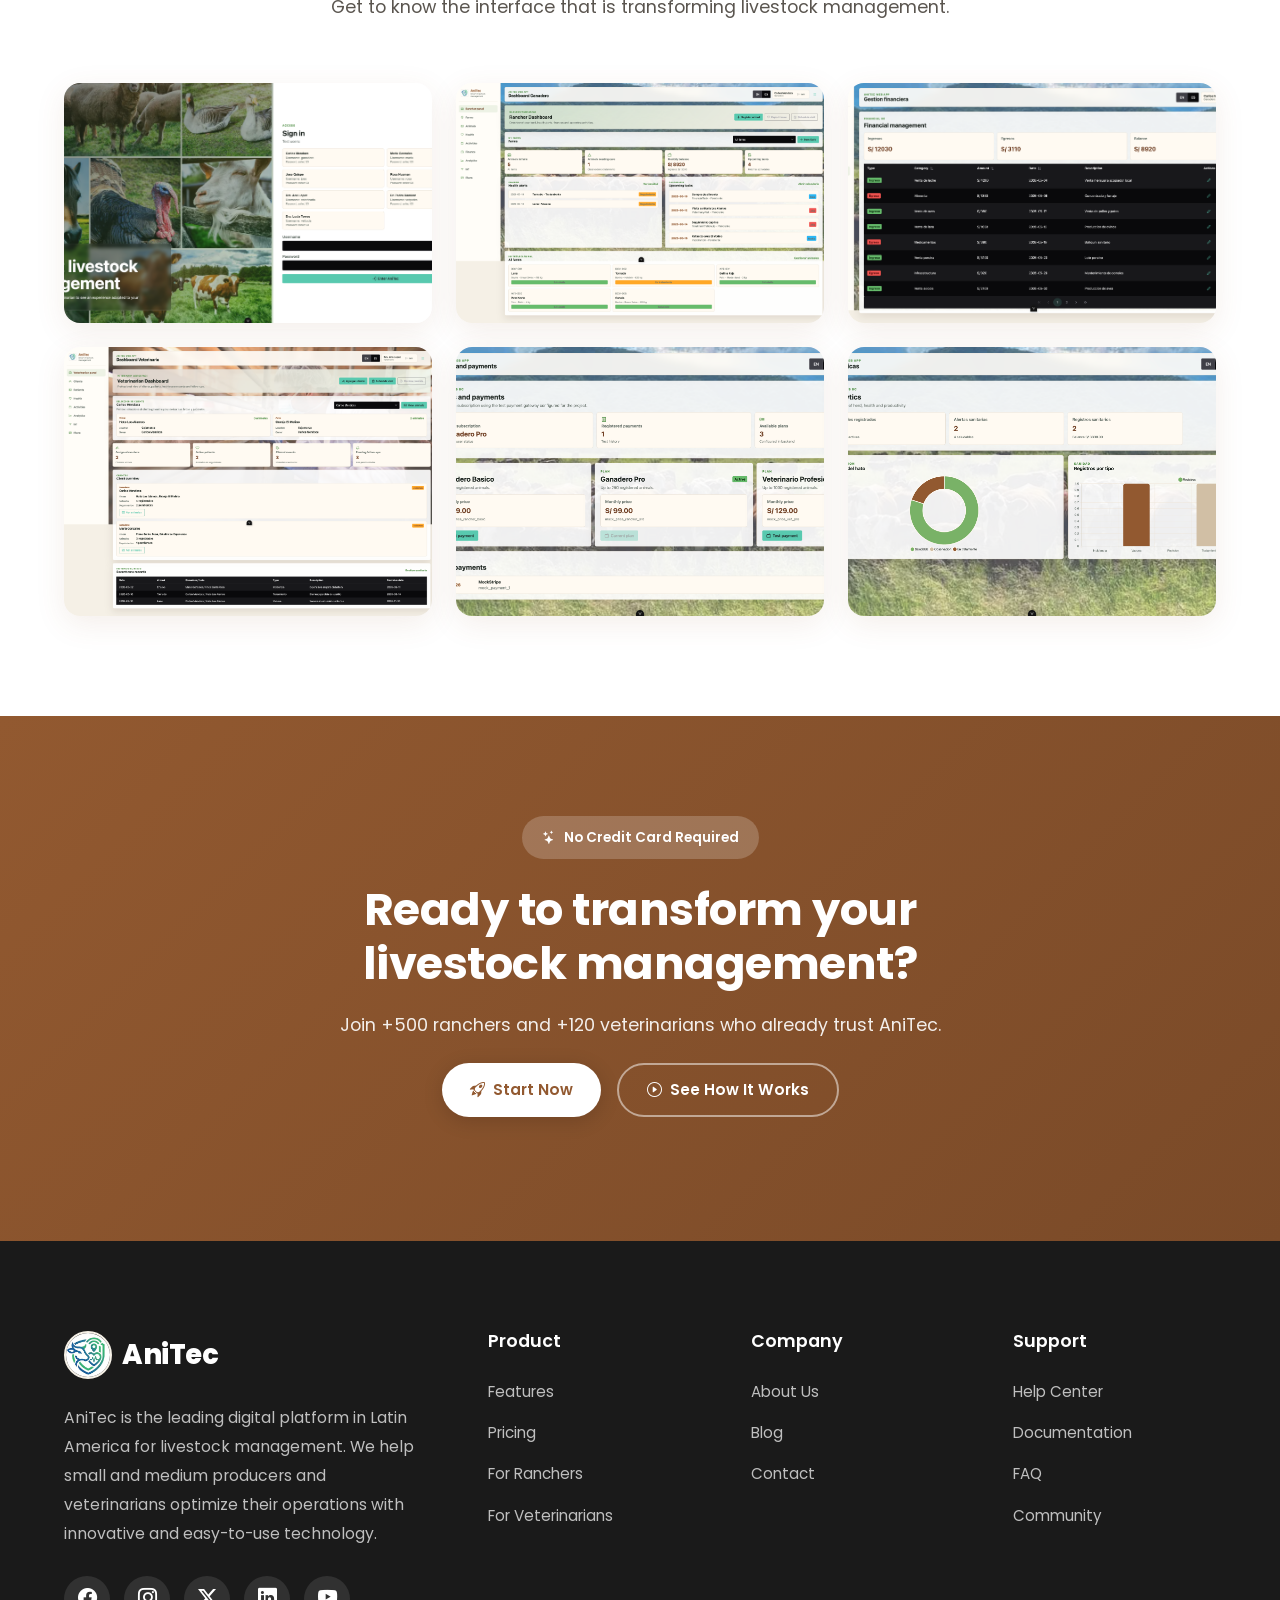
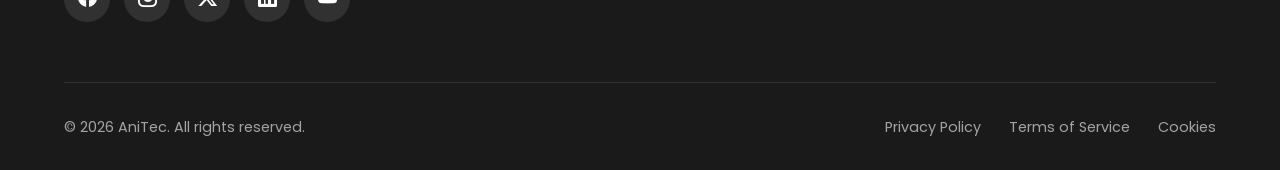
<file: assets/pages/about.html>
<!doctype html>
<html lang="en" data-page="about">
  <head>
    <meta charset="UTF-8" />
    <meta name="viewport" content="width=device-width, initial-scale=1.0" />
    <meta name="robots" content="index, follow" />
    <meta name="googlebot" content="index, follow" />
    <link rel="canonical" href="https://anitec.com/assets/pages/about.html" />

    <!-- Open Graph / Facebook -->
    <meta property="og:type" content="website" />
    <meta property="og:url" content="https://anitec.com/assets/pages/about.html" />
    <meta property="og:title" content="About Us - AniTec" />
    <meta
      property="og:description"
      content="Meet the team behind AniTec. We are a passionate team transforming Latin American livestock through innovative technology."
    />
    <meta
      property="og:image"
      content="https://anitec.com/assets/images/og-image.png"
    />
    <meta property="og:site_name" content="AniTec" />

    <!-- Twitter -->
    <meta property="twitter:card" content="summary_large_image" />
    <meta property="twitter:url" content="https://anitec.com/assets/pages/about.html" />
    <meta property="twitter:title" content="About Us - AniTec" />
    <meta
      property="twitter:description"
      content="Meet the team behind AniTec. We are a passionate team transforming Latin American livestock through innovative technology."
    />
    <meta
      property="twitter:image"
      content="https://anitec.com/assets/images/og-image.png"
    />

    <!-- Favicons -->
    <link rel="icon" href="../images/logo.ico" type="image/x-icon" />
    <link rel="apple-touch-icon" href="../images/apple-touch-icon.png" />

    <!-- Theme Color -->
    <meta name="theme-color" content="#79B267" />
    <meta name="msapplication-TileColor" content="#79B267" />
    <title>About Us - AniTec</title>
    <meta
      name="description"
      content="Meet the team behind AniTec. We are a team passionate about transforming Latin American livestock farming through innovative technology."
    />
    <meta
      name="keywords"
      content="about us AniTec, AniTec team, Team Titan, AniTec creators, ranching startup"
    />
    <meta name="author" content="AniTec" />
    <link rel="icon" type="image/x-icon" href="../images/logo.ico" />
    <link rel="stylesheet" href="../styles/styles.css" />
    <link rel="preconnect" href="https://fonts.googleapis.com" />
    <link rel="preconnect" href="https://fonts.gstatic.com" crossorigin />
    <link
      href="https://fonts.googleapis.com/css2?family=Poppins:wght@300;400;500;600;700;800&display=swap"
      rel="stylesheet"
    />
    <link
      rel="stylesheet"
      href="https://cdn.jsdelivr.net/npm/bootstrap-icons@1.11.3/font/bootstrap-icons.min.css"
    />
  </head>
  <body>
    <nav class="navbar">
      <div class="nav-container">
        <a href="../../index.html" class="logo">
          <img src="../images/logo.png" alt="AniTec Logo" />
          <span class="logo-text">AniTec</span>
        </a>
        <ul class="nav-menu">
          <li><a href="../../index.html" data-i18n="nav.home">Home</a></li>
          <li>
            <a href="about.html" class="active" data-i18n="nav.about"
              >About Us</a
            >
          </li>
          <li><a href="ranchers.html" data-i18n="nav.ranchers">Ranchers</a></li>
          <li>
            <a href="veterinarians.html" data-i18n="nav.veterinarians"
              >Veterinarians</a
            >
          </li>
          <li>
            <a href="../../index.html#pricing" data-i18n="nav.pricing">Pricing</a>
          </li>
        </ul>
        <div class="nav-actions">
          <div class="lang-switcher">
            <button class="lang-btn" id="lang-en" onclick="setLanguage('en')">
              EN
            </button>
            <button class="lang-btn" id="lang-es" onclick="setLanguage('es')">
              ES
            </button>
          </div>
          <a
            href="../../index.html#pricing"
            class="btn btn-success btn-sm"
            data-i18n="nav.startFree"
            >Get Started</a
          >
          <button class="mobile-menu-btn">
            <i class="bi bi-list"></i>
          </button>
        </div>
      </div>
    </nav>

    <div class="mobile-menu-overlay"></div>
    <div class="mobile-menu">
      <div class="mobile-menu-header">
        <span
          style="
            font-weight: 700;
            font-size: 1.2rem;
            color: var(--primary-brown);
          "
          data-i18n="nav.menu"
          >Menu</span
        >
        <button class="mobile-menu-close">
          <i class="bi bi-x-lg"></i>
        </button>
      </div>
      <ul class="mobile-menu-links">
        <li><a href="../../index.html" data-i18n="nav.home">Home</a></li>
        <li><a href="about.html" data-i18n="nav.about">About Us</a></li>
        <li><a href="ranchers.html" data-i18n="nav.ranchers">Ranchers</a></li>
        <li>
          <a href="veterinarians.html" data-i18n="nav.veterinarians"
            >Veterinarians</a
          >
        </li>
        <li>
          <a href="../../index.html#pricing" data-i18n="nav.pricing">Pricing</a>
        </li>
      </ul>
      <div class="mobile-menu-cta">
        <a
          href="../../index.html#pricing"
          class="btn btn-success"
          data-i18n="nav.startFree"
          >Get Started</a
        >
      </div>
      <div class="mobile-lang-switcher">
        <button
          class="lang-btn"
          id="mobile-lang-en"
          onclick="setLanguage('en')"
        >
          EN
        </button>
        <button
          class="lang-btn"
          id="mobile-lang-es"
          onclick="setLanguage('es')"
        >
          ES
        </button>
      </div>
    </div>

    <section class="about-hero">
      <div class="container">
        <div class="about-hero-content">
          <div class="about-hero-text">
            <div class="hero-badge">
              <i class="bi bi-rocket-takeoff"></i>
              <span data-i18n="about.heroBadge">AniTec Founders</span>
            </div>
            <h1 class="about-title">
              <span data-i18n="about.heroTitle1">Transforming</span
              ><span class="highlight" data-i18n="about.heroTitle2">
                Ranching</span
              >
            </h1>
            <p class="about-description" data-i18n="about.heroDesc1">
              We are <strong>Titan</strong>, an organization passionate about
              transforming Latin American livestock farming through accessible
              and innovative technology.
            </p>
            <p class="about-description" data-i18n="about.heroDesc2">
              We were born with a clear mission:
              <strong>to digitize and optimize ranching management</strong> in
              Latin America, enabling small and medium producers to improve
              their productivity and competitiveness in the market.
            </p>
            <div class="about-hero-stats">
              <div class="hero-stat">
                <span class="hero-stat-number">2026</span>
                <span class="hero-stat-label" data-i18n="about.stat1"
                  >Foundation<br />Year</span
                >
              </div>
              <div class="hero-stat">
                <span class="hero-stat-number">5</span>
                <span class="hero-stat-label" data-i18n="about.stat2"
                  >Team<br />Members</span
                >
              </div>
              <div class="hero-stat">
                <span class="hero-stat-number">1</span>
                <span class="hero-stat-label" data-i18n="about.stat3"
                  >Product<br />Created</span
                >
              </div>
              <div class="hero-stat">
                <span class="hero-stat-number">+500</span>
                <span class="hero-stat-label" data-i18n="about.stat4"
                  >Current<br />Users</span
                >
              </div>
            </div>
            <div class="about-hero-buttons">
              <a href="#team" class="btn btn-success">
                <i class="bi bi-people"></i>
                <span data-i18n="about.meetTeam">Meet the Team</span>
              </a>
              <a href="../../index.html#pricing" class="btn btn-secondary">
                <i class="bi bi-rocket-takeoff"></i>
                <span data-i18n="about.viewPlans">View Plans</span>
              </a>
            </div>
          </div>
          <div class="about-hero-video">
            <div class="video-container">
              <iframe src="https://www.youtube.com/embed/Ai-0rShYlvI" title="AniTec Story" frameborder="0" allow="accelerometer; autoplay; clipboard-write; encrypted-media; gyroscope; picture-in-picture" allowfullscreen></iframe>
            </div>
            <div class="video-info">
              <h4 data-i18n="about.ourStory">Learn our story</h4>
              <p data-i18n="about.ourStoryDesc">
                Discover how we were born and our vision to transform ranching
              </p>
            </div>
          </div>
        </div>
      </div>
    </section>

    <section class="mission-vision">
      <div class="container">
        <div class="section-header">
          <span class="section-subtitle">
            <i class="bi bi-compass"></i>
            <span data-i18n="about.essenceSubtitle">Our Essence</span>
          </span>
          <h2 class="section-title" data-i18n="about.essenceTitle">
            What Defines Us
          </h2>
          <p class="section-description" data-i18n="about.essenceDesc">
            Learn the fundamental pillars that guide our daily work.
          </p>
        </div>
        <div class="mv-logos">
          <div class="mv-logo-card">
            <img
              src="../images/about-us/logo_startup_titan.png"
              alt="Titan Startup"
            />
            <span class="mv-logo-label">Titan Startup</span>
          </div>
          <div class="mv-vs">×</div>
          <div class="mv-logo-card">
            <img
              src="../images/about-us/logo_producto_anitec.png"
              alt="AniTec Product"
            />
            <span class="mv-logo-label" data-i18n="about.product"
              >AniTec Product</span
            >
          </div>
        </div>
        <div class="mv-grid">
          <div class="mv-card">
            <div class="mv-card-icon">
              <i class="bi bi-bullseye"></i>
            </div>
            <div class="mv-card-number">01</div>
            <h3 data-i18n="about.mission">Mission</h3>
            <p data-i18n="about.missionText">
              Revolutionize livestock management and traceability in small and
              medium ranches in Latin America, through an accessible digital
              platform that optimizes productive, sanitary, and economic
              processes.
            </p>
          </div>
          <div class="mv-card">
            <div class="mv-card-icon">
              <i class="bi bi-eye"></i>
            </div>
            <div class="mv-card-number">02</div>
            <h3 data-i18n="about.vision">Vision</h3>
            <p data-i18n="about.visionText">
              To be the leading platform for digital transformation in ranching
              in Latin America, empowering thousands of producers with
              accessible and innovative technology for a more sustainable
              future.
            </p>
          </div>
          <div class="mv-card">
            <div class="mv-card-icon">
              <i class="bi bi-heart"></i>
            </div>
            <div class="mv-card-number">03</div>
            <h3 data-i18n="about.values">Values</h3>
            <ul class="mv-values">
              <li>
                <i class="bi bi-lightning-charge"></i>
                <span data-i18n="about.val1">Technological Innovation</span>
              </li>
              <li>
                <i class="bi bi-universal-access"></i>
                <span data-i18n="about.val2">Accessibility for All</span>
              </li>
              <li>
                <i class="bi bi-people"></i>
                <span data-i18n="about.val3">Commitment to the Field</span>
              </li>
              <li>
                <i class="bi bi-arrow-repeat"></i>
                <span data-i18n="about.val4">Continuous Improvement</span>
              </li>
            </ul>
          </div>
        </div>
      </div>
    </section>

    <section class="team" id="team">
      <div class="container">
        <div class="section-header">
          <span class="section-subtitle">
            <i class="bi bi-people"></i>
            <span data-i18n="about.teamSubtitle">The Team</span>
          </span>
          <h2 class="section-title" data-i18n="about.teamTitle">
            Meet the Creators
          </h2>
          <p class="section-description" data-i18n="about.teamDesc">
            We are Titan, united by a vision: to transform Latin American
            livestock farming through quality technological applications.
          </p>
        </div>
        <div class="team-grid">
          <div class="team-card">
            <div class="team-photo">
              <img
                src="../images/about-us/team/luciana.png"
                alt="Luciana Celeste Sanchez Silva"
              />
              <div class="team-social">
                <a href="#"><i class="bi bi-linkedin"></i></a>
                <a
                  href="https://github.com/luccsss"
                  target="_blank"
                  rel="noreferrer"
                  ><i class="bi bi-github"></i
                ></a>
              </div>
            </div>
            <div class="team-info">
              <span class="team-role" data-i18n="about.teamRole1"
                >Team Leader</span
              >
              <h3 class="team-name">Luciana Celeste Sanchez Silva</h3>
              <p class="team-code">U202215979</p>
              <p class="team-bio" data-i18n="about.bio1">
                Passionate about UX/UI design. Natural leader with excellent
                communication and teamwork skills.
              </p>
            </div>
          </div>
          <div class="team-card">
            <div class="team-photo">
              <img
                src="../images/about-us/team/josep.png"
                alt="Josep Eliu Melgarejo Quiroz"
              />
              <div class="team-social">
                <a href="#"><i class="bi bi-linkedin"></i></a>
                <a
                  href="https://github.com/Melga1502"
                  target="_blank"
                  rel="noreferrer"
                  ><i class="bi bi-github"></i
                ></a>
              </div>
            </div>
            <div class="team-info">
              <span class="team-role" data-i18n="about.teamRole2"
                >Full Stack Developer</span
              >
              <h3 class="team-name">Josep Eliu Melgarejo Quiroz</h3>
              <p class="team-code">U202315165</p>
              <p class="team-bio" data-i18n="about.bio2">
                Passionate about creating modern and efficient technological
                solutions. Expert in full stack web development.
              </p>
            </div>
          </div>
          <div class="team-card">
            <div class="team-photo">
              <img
                src="../images/about-us/team/abigail.png"
                alt="Abigail Nadhim Raymundo Villarroel"
              />
              <div class="team-social">
                <a href="#"><i class="bi bi-linkedin"></i></a>
                <a
                  href="https://github.com/AbigailRV"
                  target="_blank"
                  rel="noreferrer"
                  ><i class="bi bi-github"></i
                ></a>
              </div>
            </div>
            <div class="team-info">
              <span class="team-role" data-i18n="about.teamRole3"
                >Frontend Developer</span
              >
              <h3 class="team-name">Abigail Nadhim Raymundo Villarroel</h3>
              <p class="team-code">U202318001</p>
              <p class="team-bio" data-i18n="about.bio3">
                Specialist in creating attractive and functional interfaces.
                Passionate about responsive web design.
              </p>
            </div>
          </div>
          <div class="team-card">
            <div class="team-photo">
              <img
                src="../images/about-us/team/bruno.png"
                alt="Bruno Aldair Huaman Gallardo"
              />
              <div class="team-social">
                <a href="#"><i class="bi bi-linkedin"></i></a>
                <a
                  href="https://github.com/BrunoHG10"
                  target="_blank"
                  rel="noreferrer"
                  ><i class="bi bi-github"></i
                ></a>
              </div>
            </div>
            <div class="team-info">
              <span class="team-role" data-i18n="about.teamRole4"
                >Backend Developer</span
              >
              <h3 class="team-name">Bruno Aldair Huaman Gallardo</h3>
              <p class="team-code">U202117762</p>
              <p class="team-bio" data-i18n="about.bio4">
                Specialist in APIs and databases. Mastery of .NET and SQL Server
                technologies.
              </p>
            </div>
          </div>
          <div class="team-card">
            <div class="team-photo">
              <img
                src="../images/about-us/team/jorge.png"
                alt="Jorge Brayan Ayala Fernandez"
              />
              <div class="team-social">
                <a href="#"><i class="bi bi-linkedin"></i></a>
                <a
                  href="https://github.com/jorgeayaladev"
                  target="_blank"
                  rel="noreferrer"
                  ><i class="bi bi-github"></i
                ></a>
              </div>
            </div>
            <div class="team-info">
              <span class="team-role" data-i18n="about.teamRole5"
                >Backend Developer</span
              >
              <h3 class="team-name">Jorge Brayan Ayala Fernandez</h3>
              <p class="team-code">U20241C030</p>
              <p class="team-bio" data-i18n="about.bio5">
                Versatile developer with experience in multiple technologies and
                development platforms.
              </p>
            </div>
          </div>
        </div>
        <div class="team-cta">
          <div class="team-cta-content">
            <i class="bi bi-lightbulb"></i>
            <div>
              <h4 data-i18n="about.ideaTitle">Do you have an idea?</h4>
              <p data-i18n="about.ideaDesc">
                We are always open to new collaborations and ideas.
              </p>
            </div>
            <a
              href="#contact"
              class="btn btn-success"
              data-i18n="about.contactUs"
              >Contact Us</a
            >
          </div>
        </div>
      </div>
    </section>

    <!-- Product Showcase -->
    <section class="about-product">
      <div class="container">
        <div class="section-header">
          <span class="section-subtitle">
            <i class="bi bi-play-btn"></i>
            <span data-i18n="about.productSubtitle">Meet the Product</span>
          </span>
          <h2 class="section-title" data-i18n="about.productTitle">See AniTec in Action</h2>
          <p class="section-description" data-i18n="about.productDesc">Watch how AniTec transforms livestock management.</p>
        </div>
        <div class="product-video-wrapper">
          <div class="video-container">
            <iframe src="https://www.youtube.com/embed/U_xCv93ybkI" title="AniTec Product Video" frameborder="0" allow="accelerometer; autoplay; clipboard-write; encrypted-media; gyroscope; picture-in-picture" allowfullscreen></iframe>
          </div>
        </div>
        <div class="product-content">
          <p class="product-content-text" data-i18n="about.productText">
            AniTec is a comprehensive platform designed to digitize and optimize every aspect of livestock management. From individual animal tracking and health records to inventory control and real-time reporting, our technology empowers ranchers and veterinarians to make data-driven decisions that improve productivity and profitability.
          </p>
          <div class="product-features-mini">
            <div class="product-feature-item">
              <i class="bi bi-check-circle-fill"></i>
              <span data-i18n="about.productFeature1">Individual animal tracking with complete health history</span>
            </div>
            <div class="product-feature-item">
              <i class="bi bi-check-circle-fill"></i>
              <span data-i18n="about.productFeature2">Vaccination and medication scheduling</span>
            </div>
            <div class="product-feature-item">
              <i class="bi bi-check-circle-fill"></i>
              <span data-i18n="about.productFeature3">Real-time reports and performance analytics</span>
            </div>
            <div class="product-feature-item">
              <i class="bi bi-check-circle-fill"></i>
              <span data-i18n="about.productFeature4">Multi-user collaboration between ranchers and veterinarians</span>
            </div>
          </div>
        </div>
      </div>
    </section>

    <!-- App Screenshots -->
    <section class="app-screenshots">
      <div class="container">
        <div class="section-header">
          <span class="section-subtitle">
            <i class="bi bi-images"></i>
            <span data-i18n="about.screenshotsSubtitle">App Screenshots</span>
          </span>
          <h2 class="section-title" data-i18n="about.screenshotsTitle">Explore the Platform</h2>
          <p class="section-description" data-i18n="about.screenshotsDesc">Get to know the interface that is transforming livestock management.</p>
        </div>
        <div class="screenshots-grid">
          <div class="screenshot-card"><img src="../images/screenshots/screen-1.png" alt="AniTec Screenshot 1" /></div>
          <div class="screenshot-card"><img src="../images/screenshots/screen-2.png" alt="AniTec Screenshot 2" /></div>
          <div class="screenshot-card"><img src="../images/screenshots/screen-3.png" alt="AniTec Screenshot 3" /></div>
          <div class="screenshot-card"><img src="../images/screenshots/screen-4.png" alt="AniTec Screenshot 4" /></div>
          <div class="screenshot-card"><img src="../images/screenshots/screen-5.png" alt="AniTec Screenshot 5" /></div>
          <div class="screenshot-card"><img src="../images/screenshots/screen-6.png" alt="AniTec Screenshot 6" /></div>
        </div>
      </div>
    </section>

    <!-- About CTA -->
    <section class="about-cta">
      <div class="container">
        <div class="about-cta-content">
          <div class="cta-badge">
            <i class="bi bi-stars"></i>
            <span data-i18n="about.ctaBadge">No Credit Card Required</span>
          </div>
          <h2 class="cta-title" data-i18n="about.ctaTitle">Ready to transform your livestock management?</h2>
          <p class="cta-description" data-i18n="about.ctaDesc">Join +500 ranchers and +120 veterinarians who already trust AniTec.</p>
          <div class="cta-buttons">
            <a href="../../index.html#pricing" class="btn btn-primary">
              <i class="bi bi-rocket-takeoff"></i>
              <span data-i18n="about.ctaStartFree">Start Now</span>
            </a>
            <a href="ranchers.html" class="btn btn-outline-light">
              <i class="bi bi-play-circle"></i>
              <span data-i18n="about.ctaSeeHow">See How It Works</span>
            </a>
          </div>
        </div>
      </div>
    </section>

    <footer id="contact">
      <div class="container">
        <div class="footer-grid">
          <div class="footer-about">
            <a href="../../index.html" class="logo">
              <img src="../images/logo.png" alt="AniTec Logo" />
              <span class="logo-text">AniTec</span>
            </a>
            <p class="footer-description" data-i18n="footer.desc">
              AniTec is the leading digital platform in Latin America for
              livestock management. We help small and medium producers and
              veterinarians optimize their operations with innovative and
              easy-to-use technology.
            </p>
            <div class="footer-social">
              <a href="#"><i class="bi bi-facebook"></i></a>
              <a href="#"><i class="bi bi-instagram"></i></a>
              <a href="#"><i class="bi bi-twitter-x"></i></a>
              <a href="#"><i class="bi bi-linkedin"></i></a>
              <a href="#"><i class="bi bi-youtube"></i></a>
            </div>
          </div>
          <div class="footer-column">
            <h4 class="footer-title" data-i18n="footer.product">Product</h4>
            <ul class="footer-links">
              <li>
                <a href="../../index.html#features" data-i18n="footer.features"
                  >Features</a
                >
              </li>
              <li>
                <a href="../../index.html#pricing" data-i18n="footer.pricing"
                  >Pricing</a
                >
              </li>
              <li>
                <a href="ranchers.html" data-i18n="footer.forRanchers"
                  >For Ranchers</a
                >
              </li>
              <li>
                <a href="veterinarians.html" data-i18n="footer.forVets"
                  >For Veterinarians</a
                >
              </li>
            </ul>
          </div>
          <div class="footer-column">
            <h4 class="footer-title" data-i18n="footer.company">Company</h4>
            <ul class="footer-links">
              <li>
                <a href="about.html" data-i18n="footer.about">About Us</a>
              </li>
              <li><a href="#" data-i18n="footer.blog">Blog</a></li>
              <li><a href="#contact" data-i18n="footer.contact">Contact</a></li>
            </ul>
          </div>
          <div class="footer-column">
            <h4 class="footer-title" data-i18n="footer.support">Support</h4>
            <ul class="footer-links">
              <li><a href="#" data-i18n="footer.helpCenter">Help Center</a></li>
              <li>
                <a href="#" data-i18n="footer.documentation">Documentation</a>
              </li>
              <li><a href="#" data-i18n="footer.faq">FAQ</a></li>
              <li><a href="#" data-i18n="footer.community">Community</a></li>
            </ul>
          </div>
        </div>
        <div class="footer-bottom">
          <p class="footer-copyright" data-i18n="footer.copyright">
            © 2026 AniTec. All rights reserved.
          </p>
          <div class="footer-legal">
            <a href="#" data-i18n="footer.privacy">Privacy Policy</a>
            <a href="#" data-i18n="footer.terms">Terms of Service</a>
            <a href="#" data-i18n="footer.cookies">Cookies</a>
          </div>
        </div>
      </div>
    </footer>

    <script src="../scripts/i18n.js"></script>
    <script src="../scripts/script.js"></script>
  </body>
</html>
</file>
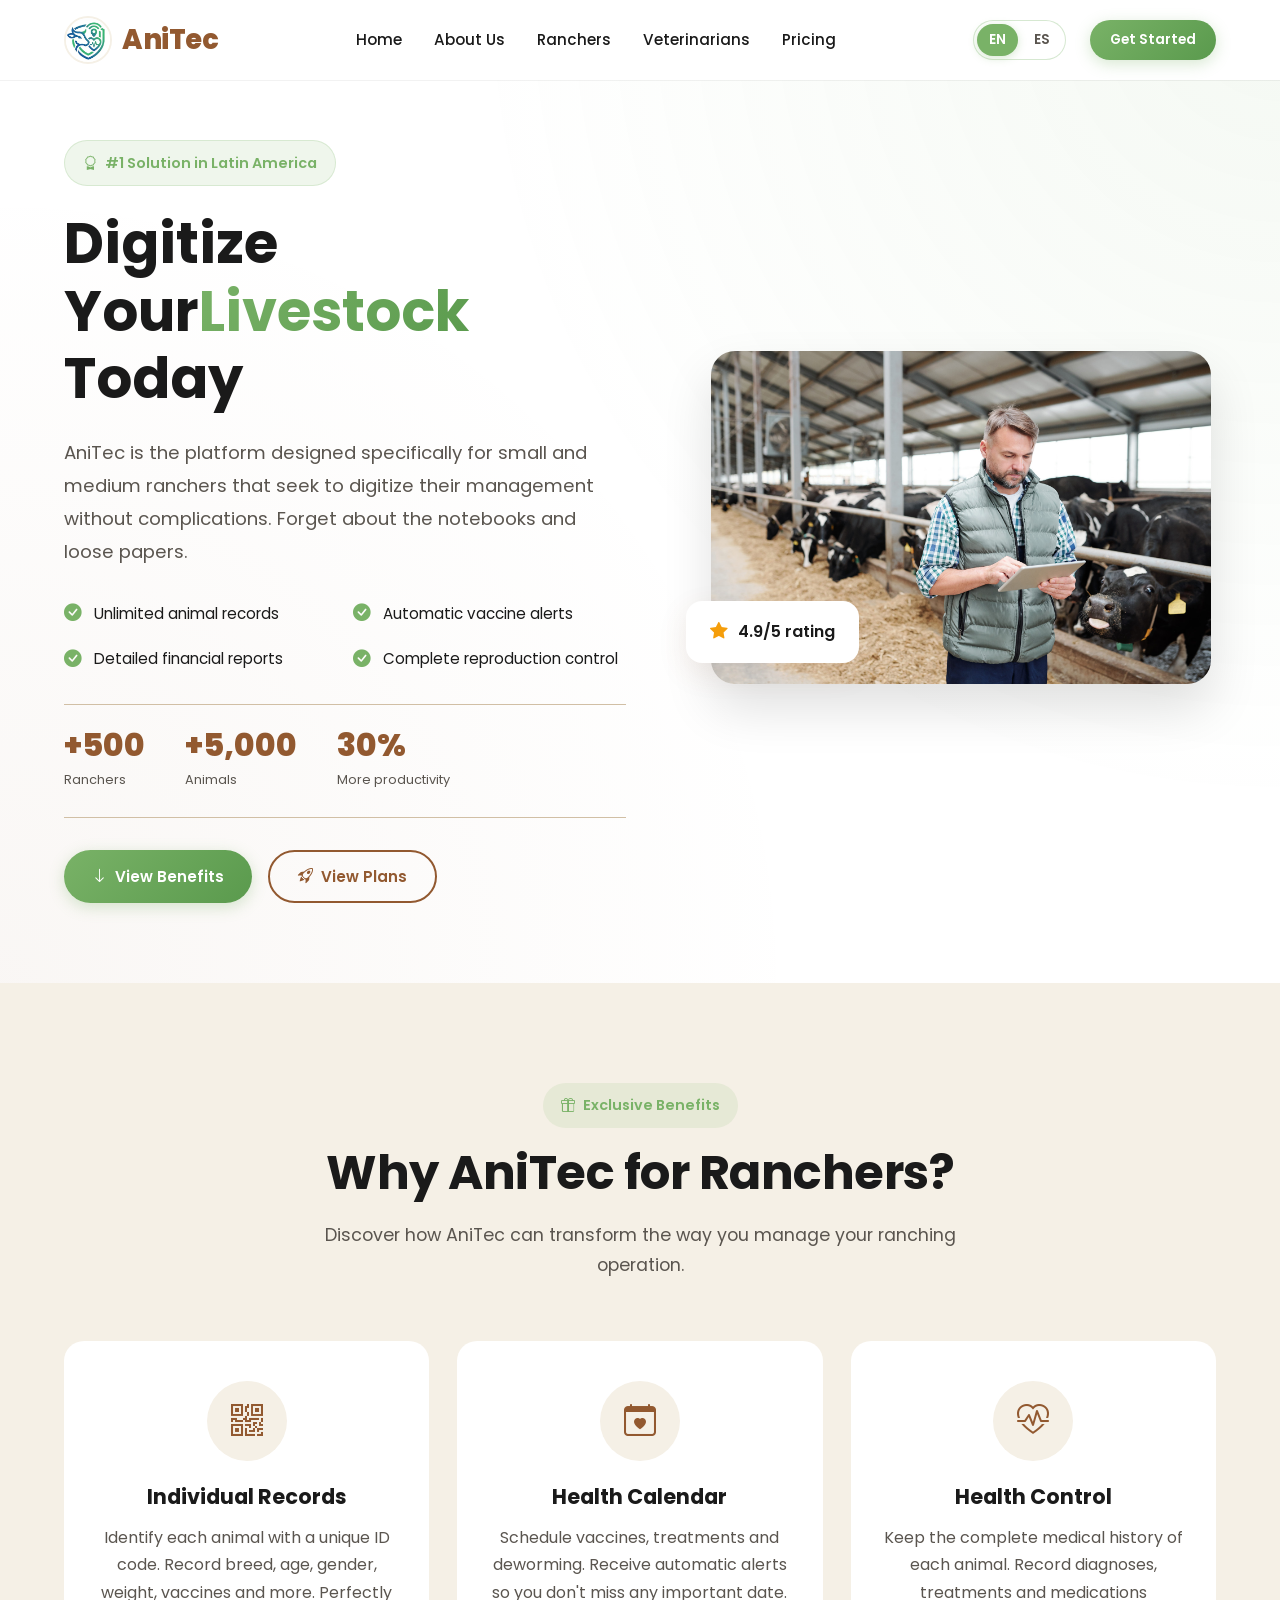
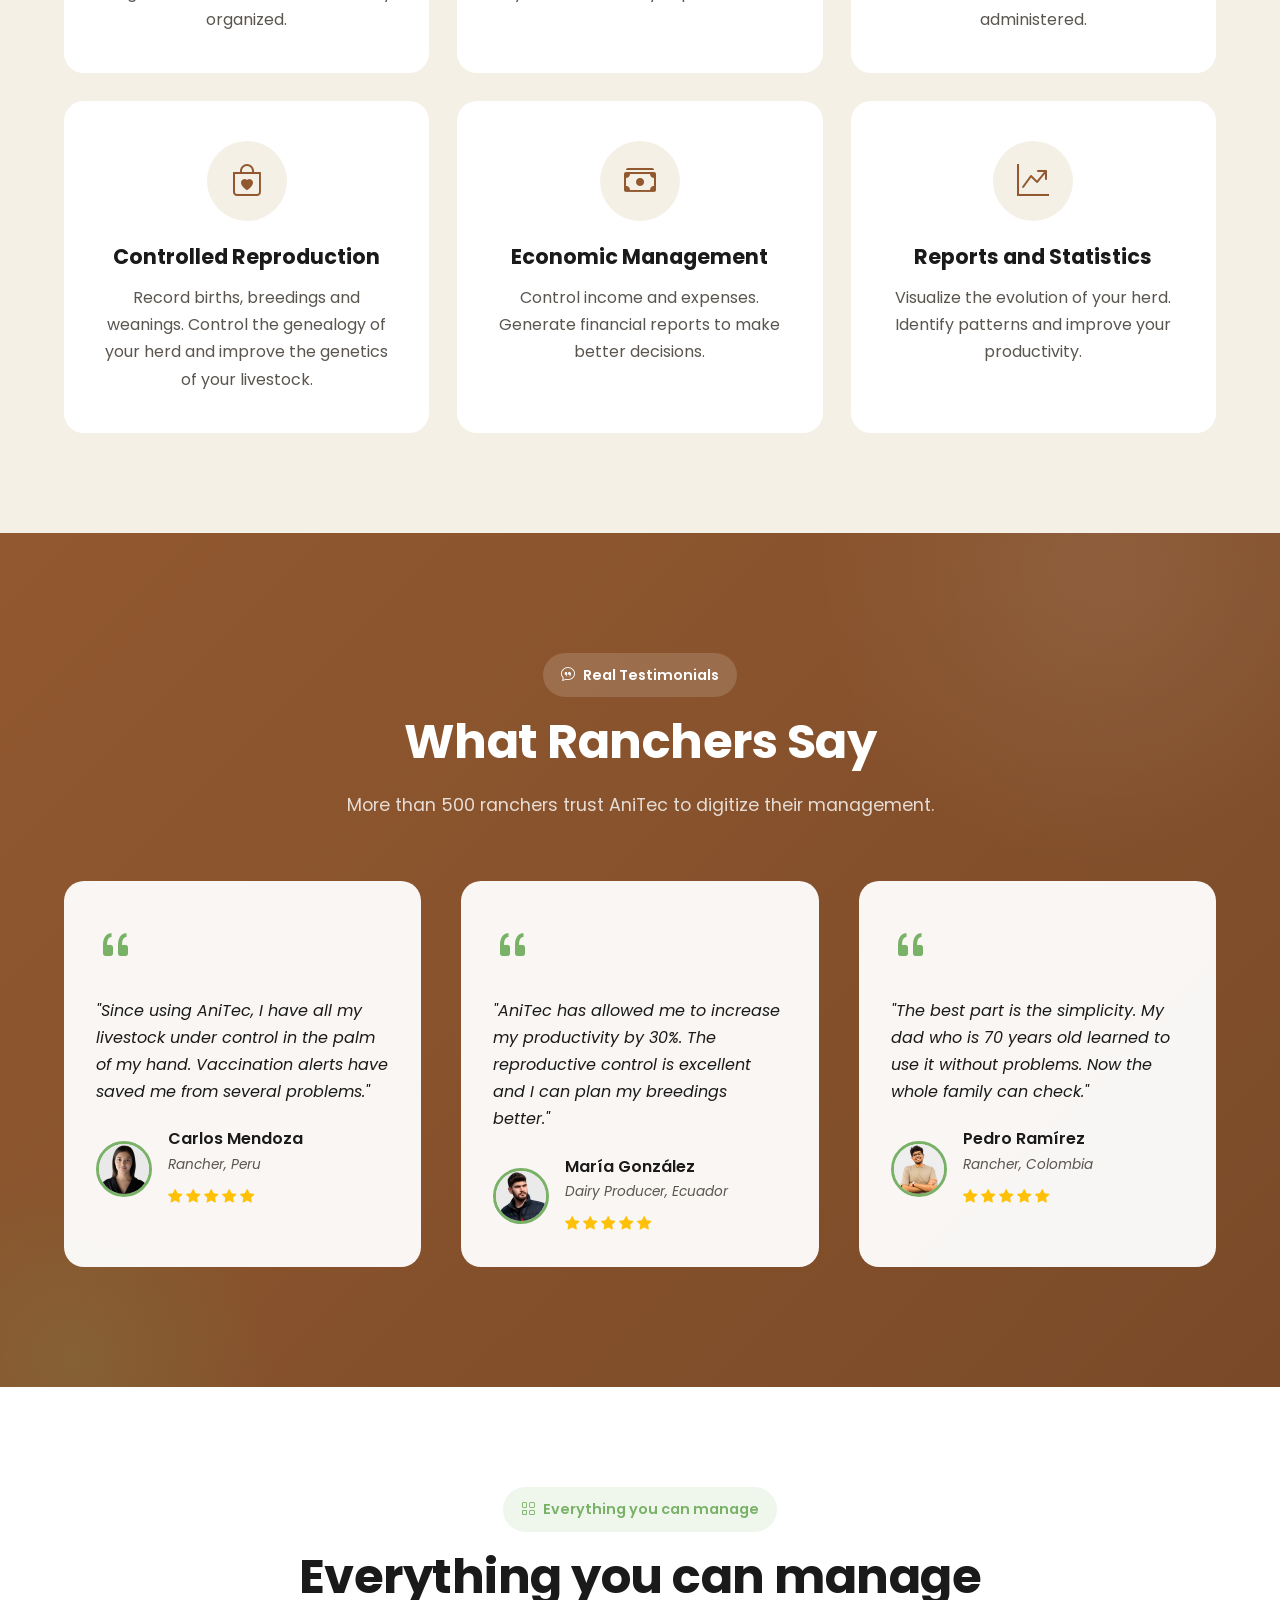
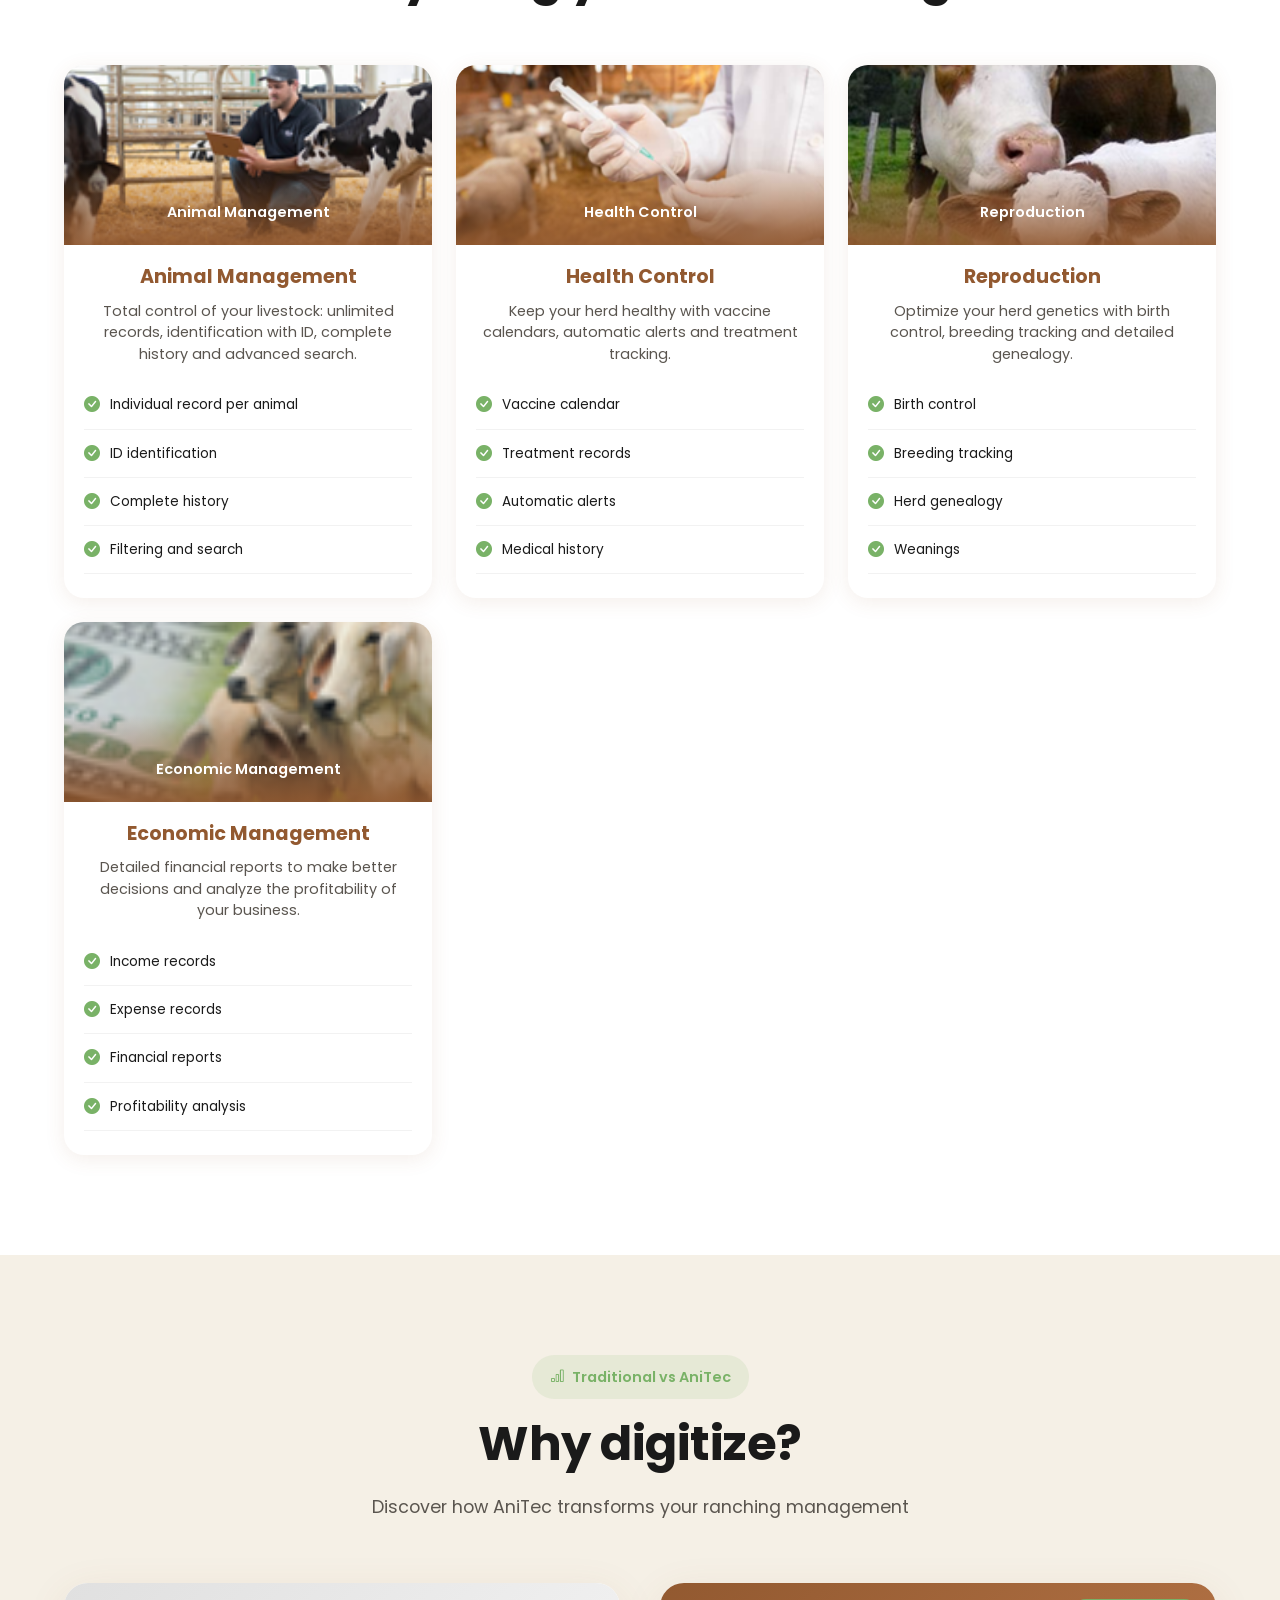
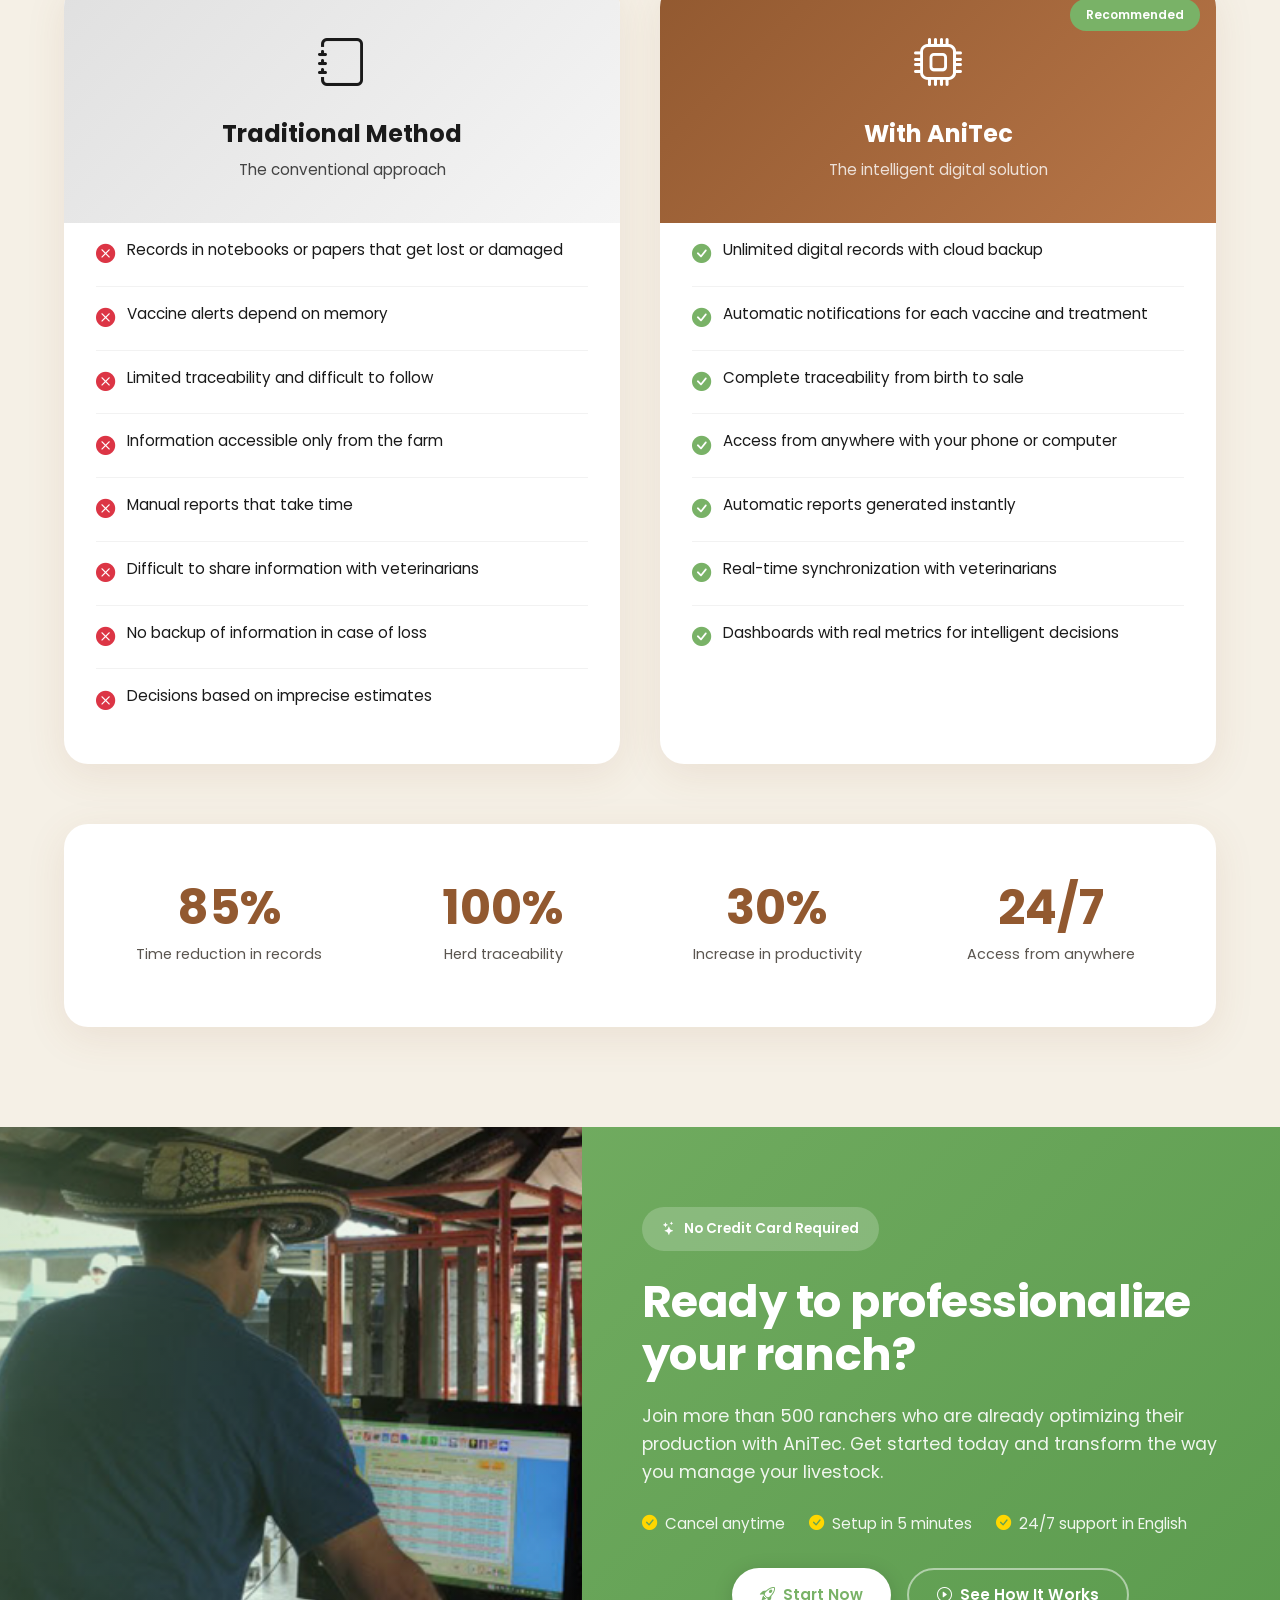
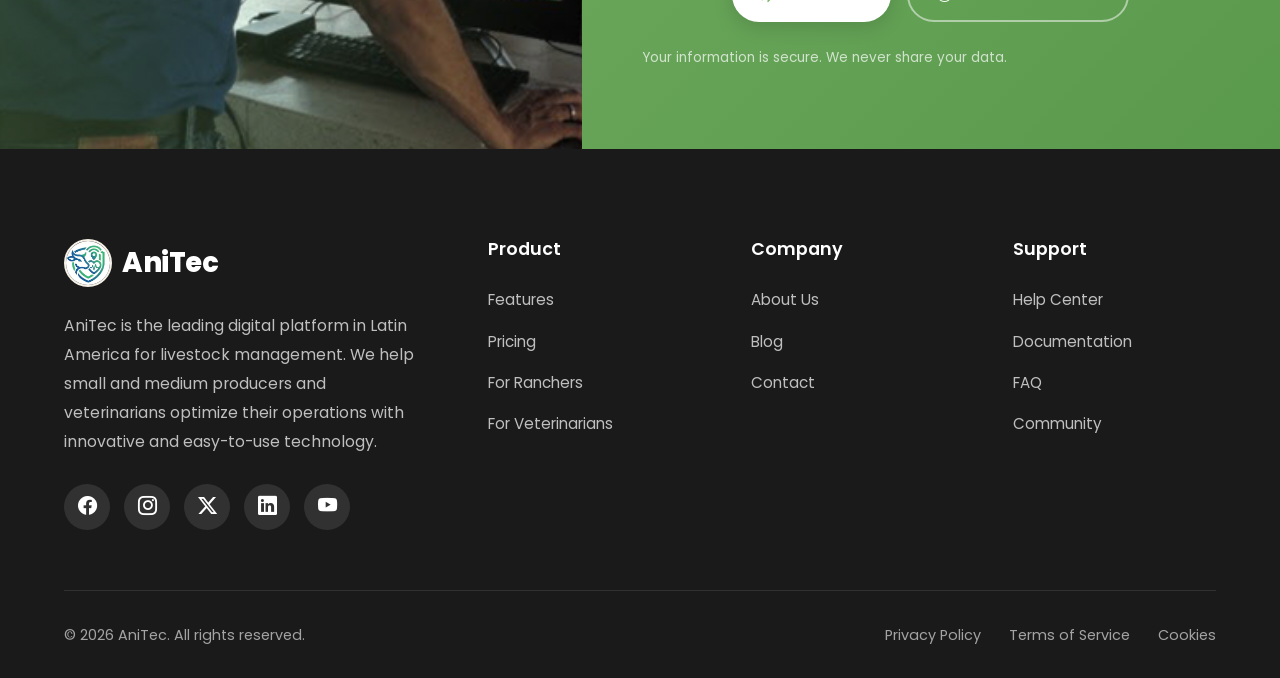
<file: assets/pages/ranchers.html>
<!doctype html>
<html lang="en" data-page="ranchers">
  <head>
    <meta charset="UTF-8" />
    <meta name="viewport" content="width=device-width, initial-scale=1.0" />
    <meta name="robots" content="index, follow" />
    <meta name="googlebot" content="index, follow" />
    <link rel="canonical" href="https://anitec.com/assets/pages/ranchers.html" />
    
    <!-- Open Graph / Facebook -->
    <meta property="og:type" content="website" />
    <meta property="og:url" content="https://anitec.com/assets/pages/ranchers.html" />
    <meta property="og:title" content="For Ranchers - AniTec | Livestock Management Platform" />
    <meta property="og:description" content="AniTec for ranchers: digitize your livestock management, control health, reproduction and productivity of your herd with innovative technology designed for you." />
    <meta property="og:image" content="https://anitec.com/assets/images/og-image.png" />
    <meta property="og:site_name" content="AniTec" />
    
    <!-- Twitter -->
    <meta property="twitter:card" content="summary_large_image" />
    <meta property="twitter:url" content="https://anitec.com/assets/pages/ranchers.html" />
    <meta property="twitter:title" content="For Ranchers - AniTec | Livestock Management Platform" />
    <meta property="twitter:description" content="AniTec for ranchers: digitize your livestock management, control health, reproduction and productivity of your herd with innovative technology." />
    <meta property="twitter:image" content="https://anitec.com/assets/images/og-image.png" />
    
    <!-- Favicons -->
    <link rel="icon" href="../images/logo.ico" type="image/x-icon" />
    <link rel="apple-touch-icon" href="../images/apple-touch-icon.png" />
    
    <!-- Theme Color -->
    <meta name="theme-color" content="#79B267" />
    <meta name="msapplication-TileColor" content="#79B267" />
    <title>For Ranchers - AniTec</title>
    <meta
      name="description"
      content="AniTec for ranchers: digitize your livestock management, control health, reproduction and productivity of your herd with innovative technology designed for you."
    />
    <meta
      name="keywords"
      content="ranchers, livestock management, herd control, animal records, animal health, livestock reproduction, traceability, livestock productivity, AniTec for ranchers"
    />
    <meta name="author" content="AniTec" />
    <link rel="icon" type="image/x-icon" href="../images/logo.ico" />
    <link rel="stylesheet" href="../styles/styles.css" />
    <link rel="preconnect" href="https://fonts.googleapis.com" />
    <link rel="preconnect" href="https://fonts.gstatic.com" crossorigin />
    <link
      href="https://fonts.googleapis.com/css2?family=Poppins:wght@300;400;500;600;700;800&display=swap"
      rel="stylesheet"
    />
    <link
      rel="stylesheet"
      href="https://cdn.jsdelivr.net/npm/bootstrap-icons@1.11.3/font/bootstrap-icons.min.css"
    />
  </head>
  <body>
    <nav class="navbar">
      <div class="nav-container">
        <a href="../../index.html" class="logo">
          <img src="../images/logo.png" alt="AniTec Logo" />
          <span class="logo-text">AniTec</span>
        </a>
        <ul class="nav-menu">
          <li><a href="../../index.html" data-i18n="nav.home">Home</a></li>
          <li><a href="about.html" data-i18n="nav.about">About Us</a></li>
          <li><a href="ranchers.html" class="active" data-i18n="nav.ranchers">Ranchers</a></li>
          <li><a href="veterinarians.html" data-i18n="nav.veterinarians">Veterinarians</a></li>
          <li><a href="../../index.html#pricing" data-i18n="nav.pricing">Pricing</a></li>
        </ul>
        <div class="nav-actions">
          <div class="lang-switcher">
            <button class="lang-btn" id="lang-en" onclick="setLanguage('en')">EN</button>
            <button class="lang-btn" id="lang-es" onclick="setLanguage('es')">ES</button>
          </div>
          <a href="../../index.html#pricing" class="btn btn-success btn-sm" data-i18n="nav.startFree"
            >Get Started</a
          >
          <button class="mobile-menu-btn">
            <i class="bi bi-list"></i>
          </button>
        </div>
      </div>
    </nav>

    <div class="mobile-menu-overlay"></div>
    <div class="mobile-menu">
      <div class="mobile-menu-header">
        <span
          style="
            font-weight: 700;
            font-size: 1.2rem;
            color: var(--primary-brown);
          "
          data-i18n="nav.menu">Menu</span
        >
        <button class="mobile-menu-close">
          <i class="bi bi-x-lg"></i>
        </button>
      </div>
      <ul class="mobile-menu-links">
        <li><a href="../../index.html" data-i18n="nav.home">Home</a></li>
        <li><a href="about.html" data-i18n="nav.about">About Us</a></li>
        <li><a href="ranchers.html" data-i18n="nav.ranchers">Ranchers</a></li>
        <li><a href="veterinarians.html" data-i18n="nav.veterinarians">Veterinarians</a></li>
        <li><a href="../../index.html#pricing" data-i18n="nav.pricing">Pricing</a></li>
      </ul>
      <div class="mobile-menu-cta">
        <a href="../../index.html#pricing" class="btn btn-success" data-i18n="nav.startFree">Get Started</a>
      </div>
      <div class="mobile-lang-switcher">
        <button class="lang-btn" id="mobile-lang-en" onclick="setLanguage('en')">EN</button>
        <button class="lang-btn" id="mobile-lang-es" onclick="setLanguage('es')">ES</button>
      </div>
    </div>

    <section class="rancher-hero">
      <div class="container">
        <div class="rancher-hero-content">
          <div class="rancher-hero-text">
            <div class="hero-badge">
              <i class="bi bi-award"></i>
              <span data-i18n="ranchers.heroBadge">#1 Solution in Latin America</span>
            </div>
            <h1 class="rancher-title">
              <span data-i18n="ranchers.heroTitle1">Digitize Your</span><span class="highlight" data-i18n="ranchers.heroTitle2"> Livestock</span><span data-i18n="ranchers.heroTitle3"> Today</span>
            </h1>
            <p class="rancher-description" data-i18n="ranchers.heroDesc">
              AniTec is the platform designed specifically for
              <strong>small and medium ranchers</strong> that seek
              to digitize their management without complications. Forget about the
              notebooks and loose papers.
            </p>
            <div class="rancher-features">
              <div class="rancher-feature">
                <i class="bi bi-check-circle-fill"></i>
                <span data-i18n="ranchers.feat1">Unlimited animal records</span>
              </div>
              <div class="rancher-feature">
                <i class="bi bi-check-circle-fill"></i>
                <span data-i18n="ranchers.feat2">Automatic vaccine alerts</span>
              </div>
              <div class="rancher-feature">
                <i class="bi bi-check-circle-fill"></i>
                <span data-i18n="ranchers.feat3">Detailed financial reports</span>
              </div>
              <div class="rancher-feature">
                <i class="bi bi-check-circle-fill"></i>
                <span data-i18n="ranchers.feat4">Complete reproduction control</span>
              </div>
            </div>
            <div class="rancher-hero-stats">
              <div class="rancher-stat">
                <span class="rancher-stat-number">+500</span>
                <span class="rancher-stat-label" data-i18n="ranchers.stat1">Ranchers<br />trust</span>
              </div>
              <div class="rancher-stat">
                <span class="rancher-stat-number">+5,000</span>
                <span class="rancher-stat-label" data-i18n="ranchers.stat2"
                  >Animals<br />registered</span
                >
              </div>
              <div class="rancher-stat">
                <span class="rancher-stat-number">30%</span>
                <span class="rancher-stat-label" data-i18n="ranchers.stat3">More<br />productivity</span>
              </div>
            </div>
            <div class="rancher-buttons">
              <a href="#benefits" class="btn btn-success">
                <i class="bi bi-arrow-down"></i>
                <span data-i18n="ranchers.viewBenefits">View Benefits</span>
              </a>
              <a href="../../index.html#pricing" class="btn btn-secondary">
                <i class="bi bi-rocket-takeoff"></i>
                <span data-i18n="ranchers.tryFree">View Plans</span>
              </a>
            </div>
          </div>
          <div class="rancher-hero-image">
            <div class="hero-image-wrapper">
              <img
                src="../images/ranchers/rancher/rancher-1.png"
                alt="Rancher using AniTec"
              />
              <div class="hero-image-badge">
                <i class="bi bi-star-fill"></i>
                <span data-i18n="ranchers.rate">4.9/5 rating</span>
              </div>
            </div>
          </div>
        </div>
      </div>
    </section>

    <section class="benefits-rancher" id="benefits">
      <div class="container">
        <div class="section-header">
          <span class="section-subtitle">
            <i class="bi bi-gift"></i>
            <span data-i18n="ranchers.benefitsSubtitle">Exclusive Benefits</span>
          </span>
          <h2 class="section-title" data-i18n="ranchers.benefitsTitle">Why AniTec for Ranchers?</h2>
          <p class="section-description" data-i18n="ranchers.benefitsDesc">
            Discover how AniTec can transform the way you manage your ranching operation.
          </p>
        </div>
        <div class="benefits-grid">
          <div class="benefit-card">
            <div class="benefit-icon">
              <i class="bi bi-qr-code"></i>
            </div>
            <h3 data-i18n="ranchers.benef1Title">Individual Records</h3>
            <p data-i18n="ranchers.benef1Desc">
              Identify each animal with a unique ID code. Record breed, age,
              gender, weight, vaccines and more. Perfectly organized.
            </p>
          </div>
          <div class="benefit-card">
            <div class="benefit-icon">
              <i class="bi bi-calendar-heart"></i>
            </div>
            <h3 data-i18n="ranchers.benef2Title">Health Calendar</h3>
            <p data-i18n="ranchers.benef2Desc">
              Schedule vaccines, treatments and deworming. Receive automatic alerts so you don't miss any important date.
            </p>
          </div>
          <div class="benefit-card">
            <div class="benefit-icon">
              <i class="bi bi-heart-pulse"></i>
            </div>
            <h3 data-i18n="ranchers.benef3Title">Health Control</h3>
            <p data-i18n="ranchers.benef3Desc">
              Keep the complete medical history of each animal. Record
              diagnoses, treatments and medications administered.</p>
            </p>
          </div>
          <div class="benefit-card">
            <div class="benefit-icon">
              <i class="bi bi-bag-heart"></i>
            </div>
            <h3 data-i18n="ranchers.benef4Title">Controlled Reproduction</h3>
            <p data-i18n="ranchers.benef4Desc">
              Record births, breedings and weanings. Control the genealogy of your
              herd and improve the genetics of your livestock.</p>
            </p>
          </div>
          <div class="benefit-card">
            <div class="benefit-icon">
              <i class="bi bi-cash-stack"></i>
            </div>
            <h3 data-i18n="ranchers.benef5Title">Economic Management</h3>
            <p data-i18n="ranchers.benef5Desc">
              Control income and expenses. Generate financial reports to make better decisions.
            </p>
          </div>
          <div class="benefit-card">
            <div class="benefit-icon">
              <i class="bi bi-graph-up-arrow"></i>
            </div>
            <h3 data-i18n="ranchers.benef6Title">Reports and Statistics</h3>
            <p data-i18n="ranchers.benef6Desc">
              Visualize the evolution of your herd. Identify patterns and improve your
              productivity.
            </p>
          </div>
        </div>
      </div>
    </section>

    <section class="testimonials-rancher">
      <div class="container">
        <div class="section-header">
          <span class="section-subtitle-light">
            <i class="bi bi-chat-quote"></i>
            <span data-i18n="ranchers.testimonialSubtitle">Real Testimonials</span>
          </span>
          <h2 class="section-title-light" data-i18n="ranchers.testimonialTitle">What Ranchers Say</h2>
          <p class="section-description-light" data-i18n="ranchers.testimonialDesc">
            More than 500 ranchers trust AniTec to digitize their management.
          </p>
        </div>
<div class="testimonials-slider-container">
            <div class="testimonials-slider-track" id="testimonialsSlider">
                <div class="testimonial-card">
                    <i class="bi bi-quote"></i>
                    <p data-i18n="testimonials.t1">"Since using AniTec, I have all my livestock under control in the palm of my hand. Vaccination alerts have saved me from several problems."</p>
                    <div class="testimonial-author">
                        <img src="../images/ranchers/people/person_1.png" alt="Carlos Mendoza">
                        <div class="testimonial-info">
                            <h4 data-i18n="testimonials.t1Name">Carlos Mendoza</h4>
                            <p data-i18n="testimonials.t1Title">Rancher, Peru</p>
                            <div class="testimonial-stars">
                                <i class="bi bi-star-fill"></i>
                                <i class="bi bi-star-fill"></i>
                                <i class="bi bi-star-fill"></i>
                                <i class="bi bi-star-fill"></i>
                                <i class="bi bi-star-fill"></i>
                            </div>
                        </div>
                    </div>
                </div>
                <div class="testimonial-card">
                    <i class="bi bi-quote"></i>
                    <p data-i18n="testimonials.t2">"AniTec has allowed me to increase my productivity by 30%. The reproductive control is excellent and I can plan my breedings better."</p>
                    <div class="testimonial-author">
                        <img src="../images/ranchers/people/person_2.png" alt="Maria Gonzalez">
                        <div class="testimonial-info">
                            <h4 data-i18n="testimonials.t2Name">María González</h4>
                            <p data-i18n="testimonials.t2Title">Dairy Producer, Ecuador</p>
                            <div class="testimonial-stars">
                                <i class="bi bi-star-fill"></i>
                                <i class="bi bi-star-fill"></i>
                                <i class="bi bi-star-fill"></i>
                                <i class="bi bi-star-fill"></i>
                                <i class="bi bi-star-fill"></i>
                            </div>
                        </div>
                    </div>
                </div>
                <div class="testimonial-card">
                    <i class="bi bi-quote"></i>
                    <p data-i18n="testimonials.t3">"The best part is the simplicity. My dad who is 70 years old learned to use it without problems. Now the whole family can check."</p>
                    <div class="testimonial-author">
                        <img src="../images/ranchers/people/person_3.png" alt="Pedro Ramirez">
                        <div class="testimonial-info">
                            <h4 data-i18n="testimonials.t3Name">Pedro Ramírez</h4>
                            <p data-i18n="testimonials.t3Title">Rancher, Colombia</p>
                            <div class="testimonial-stars">
                                <i class="bi bi-star-fill"></i>
                                <i class="bi bi-star-fill"></i>
                                <i class="bi bi-star-fill"></i>
                                <i class="bi bi-star-fill"></i>
                                <i class="bi bi-star-fill"></i>
                            </div>
                        </div>
                    </div>
                </div>
                <div class="testimonial-card">
                    <i class="bi bi-quote"></i>
                    <p data-i18n="testimonials.t4">"Before I constantly lost information. Now everything is organized and vaccine alerts are my salvation every season."</p>
                    <div class="testimonial-author">
                        <img src="../images/ranchers/people/person_4.png" alt="Jose Luis Torres">
                        <div class="testimonial-info">
                            <h4 data-i18n="testimonials.t4Name">José Luis Torres</h4>
                            <p data-i18n="testimonials.t4Title">Rancher, Mexico</p>
                            <div class="testimonial-stars">
                                <i class="bi bi-star-fill"></i>
                                <i class="bi bi-star-fill"></i>
                                <i class="bi bi-star-fill"></i>
                                <i class="bi bi-star-fill"></i>
                                <i class="bi bi-star-fill"></i>
                            </div>
                        </div>
                    </div>
                </div>
                <div class="testimonial-card">
                    <i class="bi bi-quote"></i>
                    <p data-i18n="testimonials.t5">"Thanks to the economic reports I can see exactly my earnings and expenses. AniTec helps me make better decisions."</p>
                    <div class="testimonial-author">
                        <img src="../images/ranchers/people/person_5.png" alt="Roberto Sanchez">
                        <div class="testimonial-info">
                            <h4 data-i18n="testimonials.t5Name">Roberto Sánchez</h4>
                            <p data-i18n="testimonials.t5Title">Producer, Chile</p>
                            <div class="testimonial-stars">
                                <i class="bi bi-star-fill"></i>
                                <i class="bi bi-star-fill"></i>
                                <i class="bi bi-star-fill"></i>
                                <i class="bi bi-star-fill"></i>
                                <i class="bi bi-star-fill"></i>
                            </div>
                        </div>
                    </div>
                </div>
                <div class="testimonial-card">
                    <i class="bi bi-quote"></i>
                    <p data-i18n="testimonials.t6">"The reproduction control is incredible. I can track the genealogy of each animal and improve the genetics of my herd."</p>
                    <div class="testimonial-author">
                        <img src="../images/ranchers/people/person_6.png" alt="Antonio Vargas">
                        <div class="testimonial-info">
                            <h4 data-i18n="testimonials.t6Name">Antonio Vargas</h4>
                            <p data-i18n="testimonials.t6Title">Rancher, Argentina</p>
                            <div class="testimonial-stars">
                                <i class="bi bi-star-fill"></i>
                                <i class="bi bi-star-fill"></i>
                                <i class="bi bi-star-fill"></i>
                                <i class="bi bi-star-fill"></i>
                                <i class="bi bi-star-fill"></i>
                            </div>
                        </div>
                    </div>
                </div>
            </div>
        </div>
      </div>
    </section>

    <section class="modules-rancher">
      <div class="container">
        <div class="section-header">
          <span class="section-subtitle">
            <i class="bi bi-grid"></i>
            <span data-i18n="ranchers.modulesTitle">Specialized Modules</span>
          </span>
          <h2 class="section-title" data-i18n="ranchers.modulesTitle">Everything you can manage</h2>
        </div>
        <div class="modules-grid">
          <div class="module-card">
            <div class="module-image">
              <img
                src="../images/ranchers/management/management-1.png"
                alt="Animal Management"
              />
              <div class="module-overlay">
                <span data-i18n="ranchers.mod1Title">Animal Management</span>
              </div>
            </div>
            <h3 data-i18n="ranchers.mod1Title">Animal Management</h3>
            <p data-i18n="ranchers.mod1Desc">
              Total control of your livestock: unlimited records, identification
              with ID, complete history and advanced search.
            </p>
            <ul>
              <li>
                <i class="bi bi-check-circle-fill"></i> <span data-i18n="ranchers.modFeat1">Individual record per
                animal</span>
              </li>
              <li>
                <i class="bi bi-check-circle-fill"></i> <span data-i18n="ranchers.modFeat2">ID identification</span>
              </li>
              <li>
                <i class="bi bi-check-circle-fill"></i> <span data-i18n="ranchers.modFeat3">Complete history</span>
              </li>
              <li>
                <i class="bi bi-check-circle-fill"></i> <span data-i18n="ranchers.modFeat4">Filtering and search</span>
              </li>
            </ul>
          </div>
          <div class="module-card">
            <div class="module-image">
              <img
                src="../images/ranchers/management/management-2.png"
                alt="Health Control"
              />
              <div class="module-overlay">
                <span data-i18n="ranchers.mod2Title">Health Control</span>
              </div>
            </div>
            <h3 data-i18n="ranchers.mod2Title">Health Control</h3>
            <p data-i18n="ranchers.mod2Desc">
              Keep your herd healthy with vaccine calendars, automatic alerts and treatment tracking.
            </p>
            <ul>
              <li>
                <i class="bi bi-check-circle-fill"></i> <span data-i18n="ranchers.modFeat5">Vaccine calendar</span>
              </li>
              <li>
                <i class="bi bi-check-circle-fill"></i> <span data-i18n="ranchers.modFeat6">Treatment records</span>
              </li>
              <li>
                <i class="bi bi-check-circle-fill"></i> <span data-i18n="ranchers.modFeat7">Automatic alerts</span>
              </li>
              <li><i class="bi bi-check-circle-fill"></i> <span data-i18n="ranchers.modFeat8">Medical history</span></li>
            </ul>
          </div>
          <div class="module-card">
            <div class="module-image">
              <img
                src="../images/ranchers/management/management-3.png"
                alt="Reproduction"
              />
              <div class="module-overlay">
                <span data-i18n="ranchers.mod3Title">Reproduction</span>
              </div>
            </div>
            <h3 data-i18n="ranchers.mod3Title">Reproduction</h3>
            <p data-i18n="ranchers.mod3Desc">
              Optimize your herd genetics with birth control, breeding tracking and detailed genealogy.
            </p>
            <ul>
              <li><i class="bi bi-check-circle-fill"></i> <span data-i18n="ranchers.modFeat9">Birth control</span></li>
              <li>
                <i class="bi bi-check-circle-fill"></i> <span data-i18n="ranchers.modFeat10">Breeding tracking</span>
              </li>
              <li>
                <i class="bi bi-check-circle-fill"></i> <span data-i18n="ranchers.modFeat11">Herd genealogy</span>
              </li>
              <li><i class="bi bi-check-circle-fill"></i> <span data-i18n="ranchers.modFeat12">Weanings</span></li>
            </ul>
          </div>
          <div class="module-card">
            <div class="module-image">
              <img
                src="../images/ranchers/management/management-4.png"
                alt="Economic Management"
              />
              <div class="module-overlay">
                <span data-i18n="ranchers.mod4Title">Economic Management</span>
              </div>
            </div>
            <h3 data-i18n="ranchers.mod4Title">Economic Management</h3>
            <p data-i18n="ranchers.mod4Desc">
              Detailed financial reports to make better decisions and analyze the profitability of your business.
            </p>
            <ul>
              <li>
                <i class="bi bi-check-circle-fill"></i> <span data-i18n="ranchers.modFeat13">Income records</span>
              </li>
              <li>
                <i class="bi bi-check-circle-fill"></i> <span data-i18n="ranchers.modFeat14">Expense records</span>
              </li>
              <li>
                <i class="bi bi-check-circle-fill"></i> <span data-i18n="ranchers.modFeat15">Financial reports</span>
              </li>
              <li>
                <i class="bi bi-check-circle-fill"></i> <span data-i18n="ranchers.modFeat16">Profitability analysis</span>
              </li>
            </ul>
          </div>
        </div>
      </div>
    </section>

    <section class="comparison">
      <div class="container">
        <div class="section-header">
          <span class="section-subtitle">
            <i class="bi bi-bar-chart"></i>
            <span data-i18n="ranchers.compSubtitle">Traditional vs AniTec</span>
          </span>
          <h2 class="section-title" data-i18n="ranchers.compTitle">Why digitize?</h2>
          <p class="section-description" data-i18n="ranchers.compDesc">
            Discover how AniTec transforms your ranching management
          </p>
        </div>
        <div class="comparison-grid">
          <div class="comparison-card comparison-traditional">
            <div class="comparison-card-header">
              <i class="bi bi-journal"></i>
              <h3 data-i18n="ranchers.tradTitle">Traditional Method</h3>
              <p data-i18n="ranchers.tradDesc">The conventional approach</p>
            </div>
<ul class="comparison-list">
              <li>
                <i class="bi bi-x-circle-fill"></i>
                <span data-i18n="ranchers.trad1"
                  >Records in notebooks or papers that get lost or damaged</span>
              </li>
              <li>
                <i class="bi bi-x-circle-fill"></i>
                <span data-i18n="ranchers.trad2">Vaccine alerts depend on memory</span>
              </li>
              <li>
                <i class="bi bi-x-circle-fill"></i>
                <span data-i18n="ranchers.trad3">Limited traceability and difficult to follow</span>
              </li>
              <li>
                <i class="bi bi-x-circle-fill"></i>
                <span data-i18n="ranchers.trad4">Information accessible only from the farm</span>
              </li>
              <li>
                <i class="bi bi-x-circle-fill"></i>
                <span data-i18n="ranchers.trad5">Manual reports that take time</span>
              </li>
              <li>
                <i class="bi bi-x-circle-fill"></i>
                <span data-i18n="ranchers.trad6">Difficult to share information with veterinarians</span>
              </li>
              <li>
                <i class="bi bi-x-circle-fill"></i>
                <span data-i18n="ranchers.trad7">No backup of information in case of loss</span>
              </li>
              <li>
                <i class="bi bi-x-circle-fill"></i>
                <span data-i18n="ranchers.trad8">Decisions based on imprecise estimates</span>
              </li>
            </ul>
          </div>
<div class="comparison-card comparison-anitec">
            <div class="comparison-card-header">
              <i class="bi bi-cpu"></i>
              <h3 data-i18n="ranchers.anitecTitle">With AniTec</h3>
              <p data-i18n="ranchers.anitecDesc">The intelligent digital solution</p>
              <span class="comparison-badge" data-i18n="ranchers.anitecBadge">Recommended</span>
            </div>
            <ul class="comparison-list">
              <li>
                <i class="bi bi-check-circle-fill"></i>
                <span data-i18n="ranchers.a1"
                  >Unlimited digital records with cloud backup</span>
              </li>
              <li>
                <i class="bi bi-check-circle-fill"></i>
                <span data-i18n="ranchers.a2"
                  >Automatic notifications for each vaccine and
                  treatment</span>
              </li>
              <li>
                <i class="bi bi-check-circle-fill"></i>
                <span data-i18n="ranchers.a3"
                  >Complete traceability from birth to
                  sale</span>
              </li>
              <li>
                <i class="bi bi-check-circle-fill"></i>
                <span data-i18n="ranchers.a4"
                  >Access from anywhere with your phone or
                  computer</span>
              </li>
              <li>
                <i class="bi bi-check-circle-fill"></i>
                <span data-i18n="ranchers.a5">Automatic reports generated instantly</span>
              </li>
              <li>
                <i class="bi bi-check-circle-fill"></i>
                <span data-i18n="ranchers.a6">Real-time synchronization with veterinarians</span>
              </li>
              <li>
                <i class="bi bi-check-circle-fill"></i>
                <span data-i18n="ranchers.a7"
                  >Dashboards with real metrics for intelligent
                  decisions</span>
              </li>
            </ul>
          </div>
        </div>
        <div class="comparison-stats">
          <div class="stat-item">
            <span class="stat-number">85%</span>
            <span class="stat-label" data-i18n="ranchers.statRed">Time reduction in records</span>
          </div>
          <div class="stat-item">
            <span class="stat-number">100%</span>
            <span class="stat-label" data-i18n="ranchers.statTrace">Herd traceability</span>
          </div>
          <div class="stat-item">
            <span class="stat-number">30%</span>
            <span class="stat-label" data-i18n="ranchers.statProd">Increase in productivity</span>
          </div>
          <div class="stat-item">
            <span class="stat-number">24/7</span>
            <span class="stat-label" data-i18n="ranchers.statAccess">Access from anywhere</span>
          </div>
        </div>
      </div>
    </section>

    <section class="cta">
      <div class="cta-wrapper">
        <div class="cta-image">
          <img
            src="../images/ranchers/rancher/rancher-2.png"
            alt="Successful rancher with AniTec"
          />
          <div class="cta-image-overlay"></div>
        </div>
        <div class="cta-content">
          <div class="cta-badge">
            <i class="bi bi-stars"></i>
            <span data-i18n="ranchers.ctaBadge">No Credit Card Required</span>
          </div>
          <h2 class="cta-title" data-i18n="ranchers.ctaTitle">Ready to professionalize your ranch?</h2>
          <p class="cta-description" data-i18n="ranchers.ctaDesc">
            Join more than 500 ranchers who are already optimizing their production with AniTec. Get started today and transform the way you manage your livestock.
          </p>
          <div class="cta-features">
            <div class="cta-feature">
              <i class="bi bi-check-circle-fill"></i>
              <span data-i18n="ranchers.ctaFeat1">No payment commitment</span>
            </div>
            <div class="cta-feature">
              <i class="bi bi-check-circle-fill"></i>
              <span data-i18n="ranchers.ctaFeat2">Setup in 5 minutes</span>
            </div>
            <div class="cta-feature">
              <i class="bi bi-check-circle-fill"></i>
              <span data-i18n="ranchers.ctaFeat3">24/7 support in English</span>
            </div>
          </div>
          <div class="cta-buttons">
            <a href="../../index.html#pricing" class="btn btn-primary">
              <i class="bi bi-rocket-takeoff"></i>
              <span data-i18n="ranchers.startFree">Start Now</span>
            </a>
            <a href="about.html" class="btn btn-outline-light">
              <i class="bi bi-play-circle"></i>
              <span data-i18n="ranchers.seeHow">See How It Works</span>
            </a>
          </div>
          <p class="cta-note" data-i18n="ranchers.ctaNote">
            <i class="bi bi-shield-check"></i>
            Your information is secure. We never share your data.
          </p>
        </div>
      </div>
    </section>

    <footer id="contact">
      <div class="container">
        <div class="footer-grid">
          <div class="footer-about">
            <a href="../../index.html" class="logo">
              <img src="../images/logo.png" alt="AniTec Logo" />
              <span class="logo-text">AniTec</span>
            </a>
            <p class="footer-description" data-i18n="footer.desc">
              AniTec is the leading digital platform in Latin America for
              ranching management. We help small and medium producers optimize their operations.
            </p>
            <div class="footer-social">
              <a href="#"><i class="bi bi-facebook"></i></a>
              <a href="#"><i class="bi bi-instagram"></i></a>
              <a href="#"><i class="bi bi-twitter-x"></i></a>
              <a href="#"><i class="bi bi-linkedin"></i></a>
              <a href="#"><i class="bi bi-youtube"></i></a>
            </div>
          </div>
          <div class="footer-column">
            <h4 class="footer-title" data-i18n="footer.product">Product</h4>
            <ul class="footer-links">
              <li><a href="../../index.html#features" data-i18n="footer.features">Features</a></li>
              <li><a href="../../index.html#pricing" data-i18n="footer.pricing">Pricing</a></li>
              <li><a href="ranchers.html" data-i18n="footer.forRanchers">For Ranchers</a></li>
              <li><a href="veterinarians.html" data-i18n="footer.forVets">For Veterinarians</a></li>
            </ul>
          </div>
          <div class="footer-column">
            <h4 class="footer-title" data-i18n="footer.company">Company</h4>
            <ul class="footer-links">
              <li><a href="about.html" data-i18n="footer.about">About Us</a></li>
              <li><a href="#" data-i18n="footer.blog">Blog</a></li>
              <li><a href="#contact" data-i18n="footer.contact">Contact</a></li>
            </ul>
          </div>
          <div class="footer-column">
            <h4 class="footer-title" data-i18n="footer.support">Support</h4>
            <ul class="footer-links">
              <li><a href="#" data-i18n="footer.helpCenter">Help Center</a></li>
              <li><a href="#" data-i18n="footer.documentation">Documentation</a></li>
              <li><a href="#" data-i18n="footer.faq">FAQ</a></li>
              <li><a href="#" data-i18n="footer.community">Community</a></li>
            </ul>
          </div>
        </div>
        <div class="footer-bottom">
          <p class="footer-copyright" data-i18n="footer.copyright">
            © 2026 AniTec. All rights reserved.
          </p>
          <div class="footer-legal">
            <a href="#" data-i18n="footer.privacy">Privacy Policy</a>
            <a href="#" data-i18n="footer.terms">Terms of Service</a>
            <a href="#" data-i18n="footer.cookies">Cookies</a>
          </div>
        </div>
      </div>
    </footer>

    <script src="../scripts/i18n.js"></script>
    <script src="../scripts/script.js"></script>
  </body>
</html>
</file>
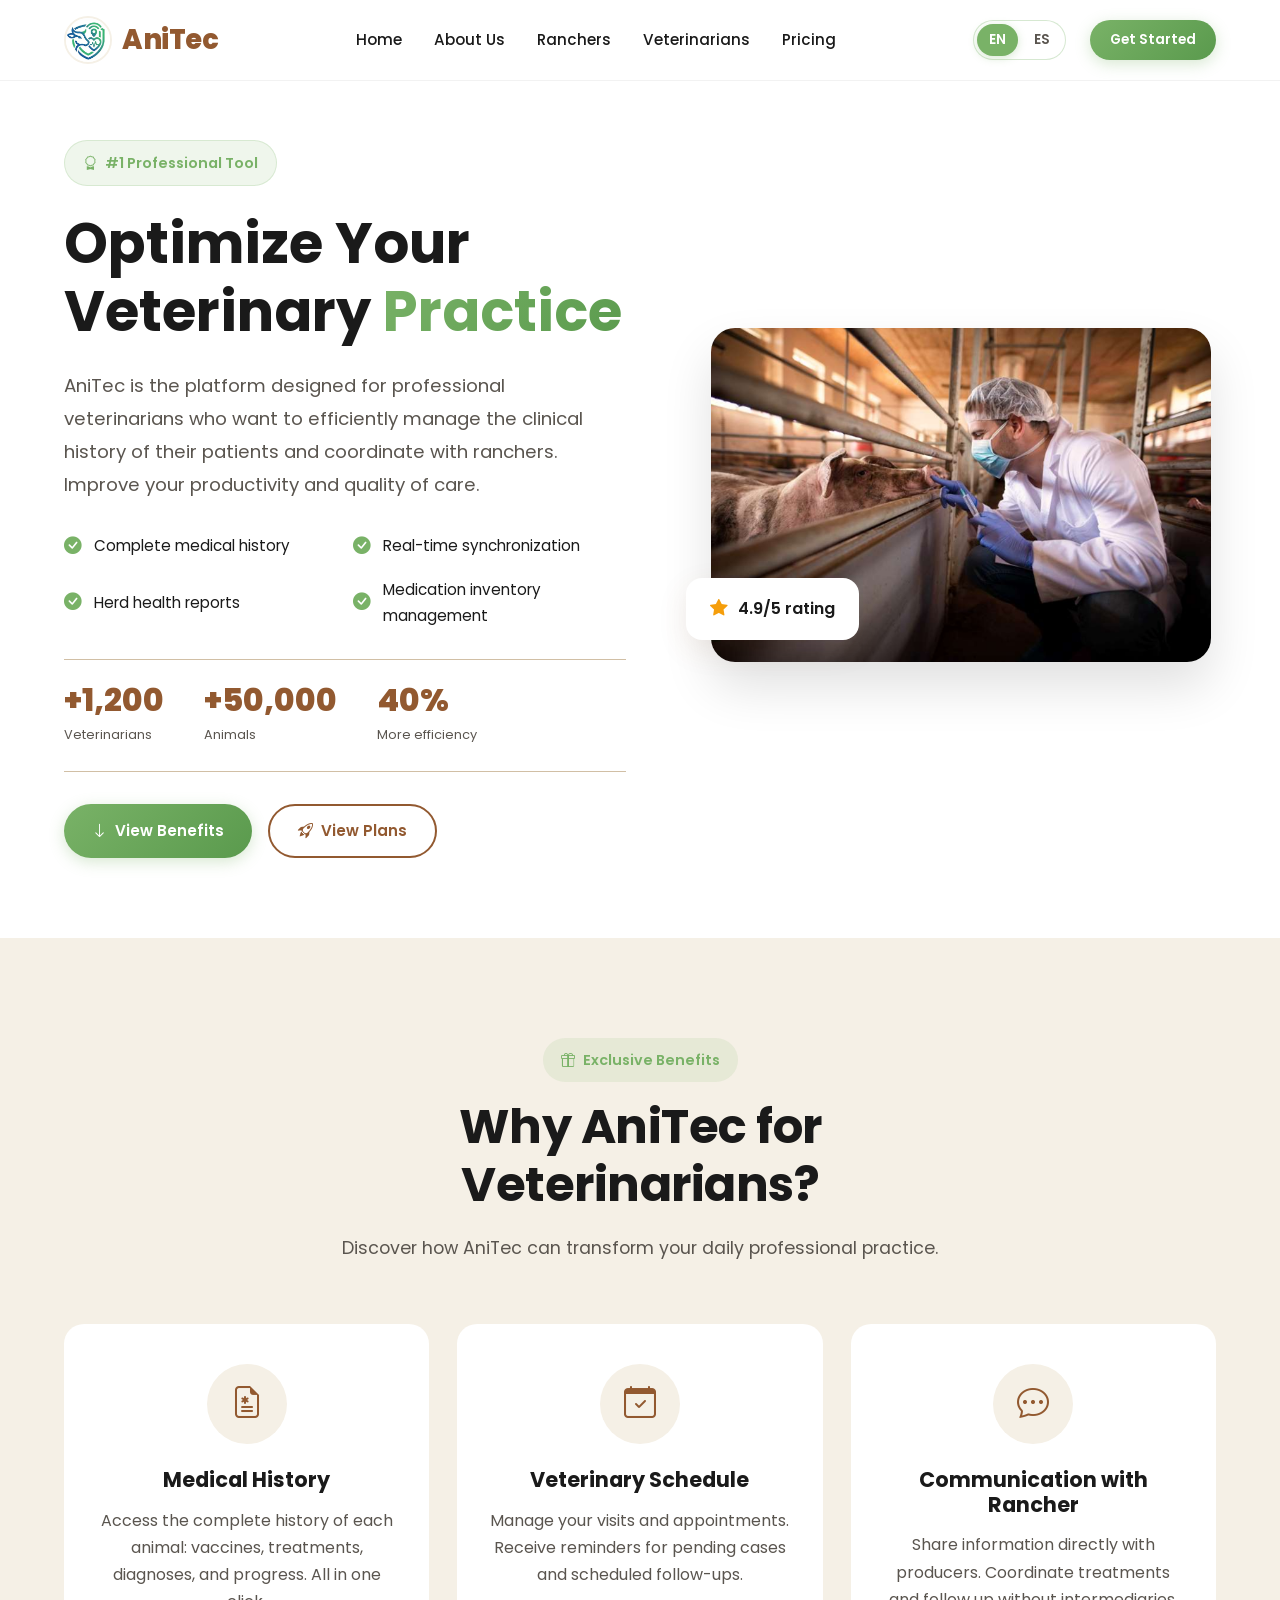
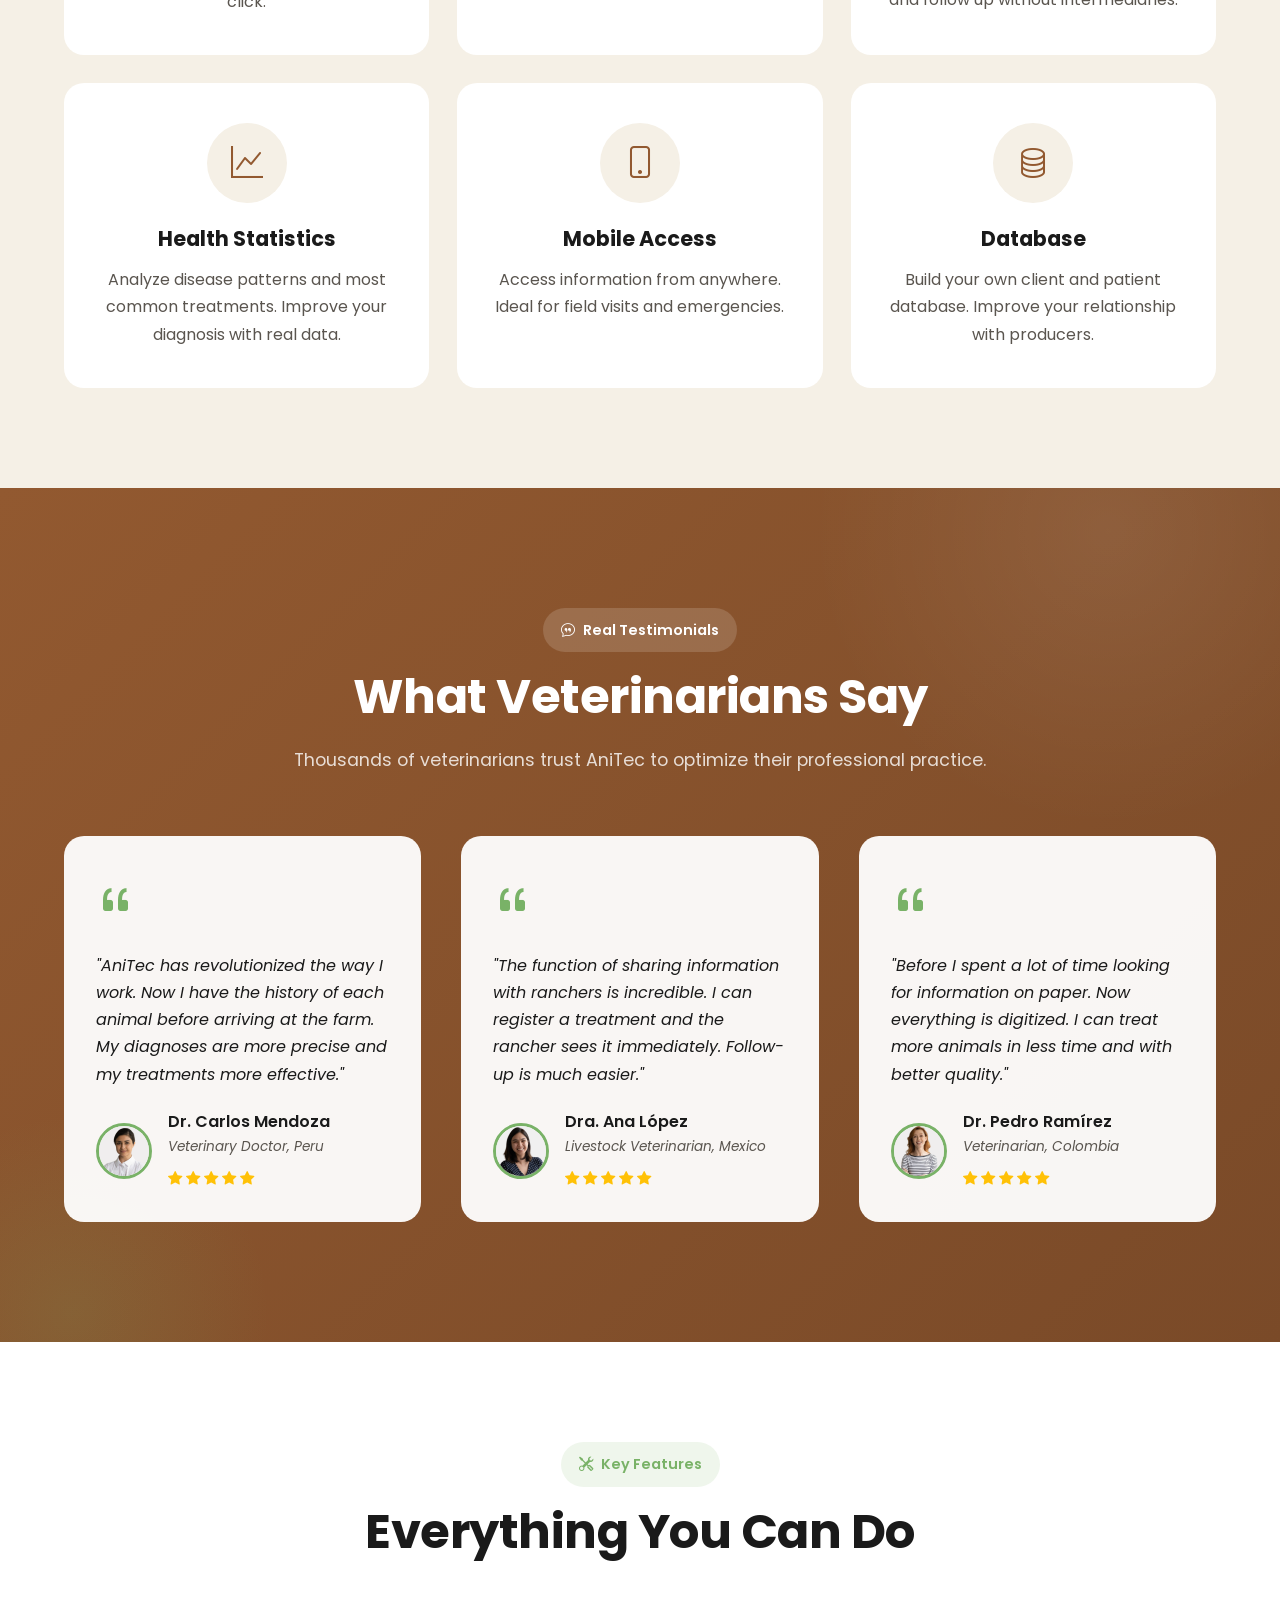
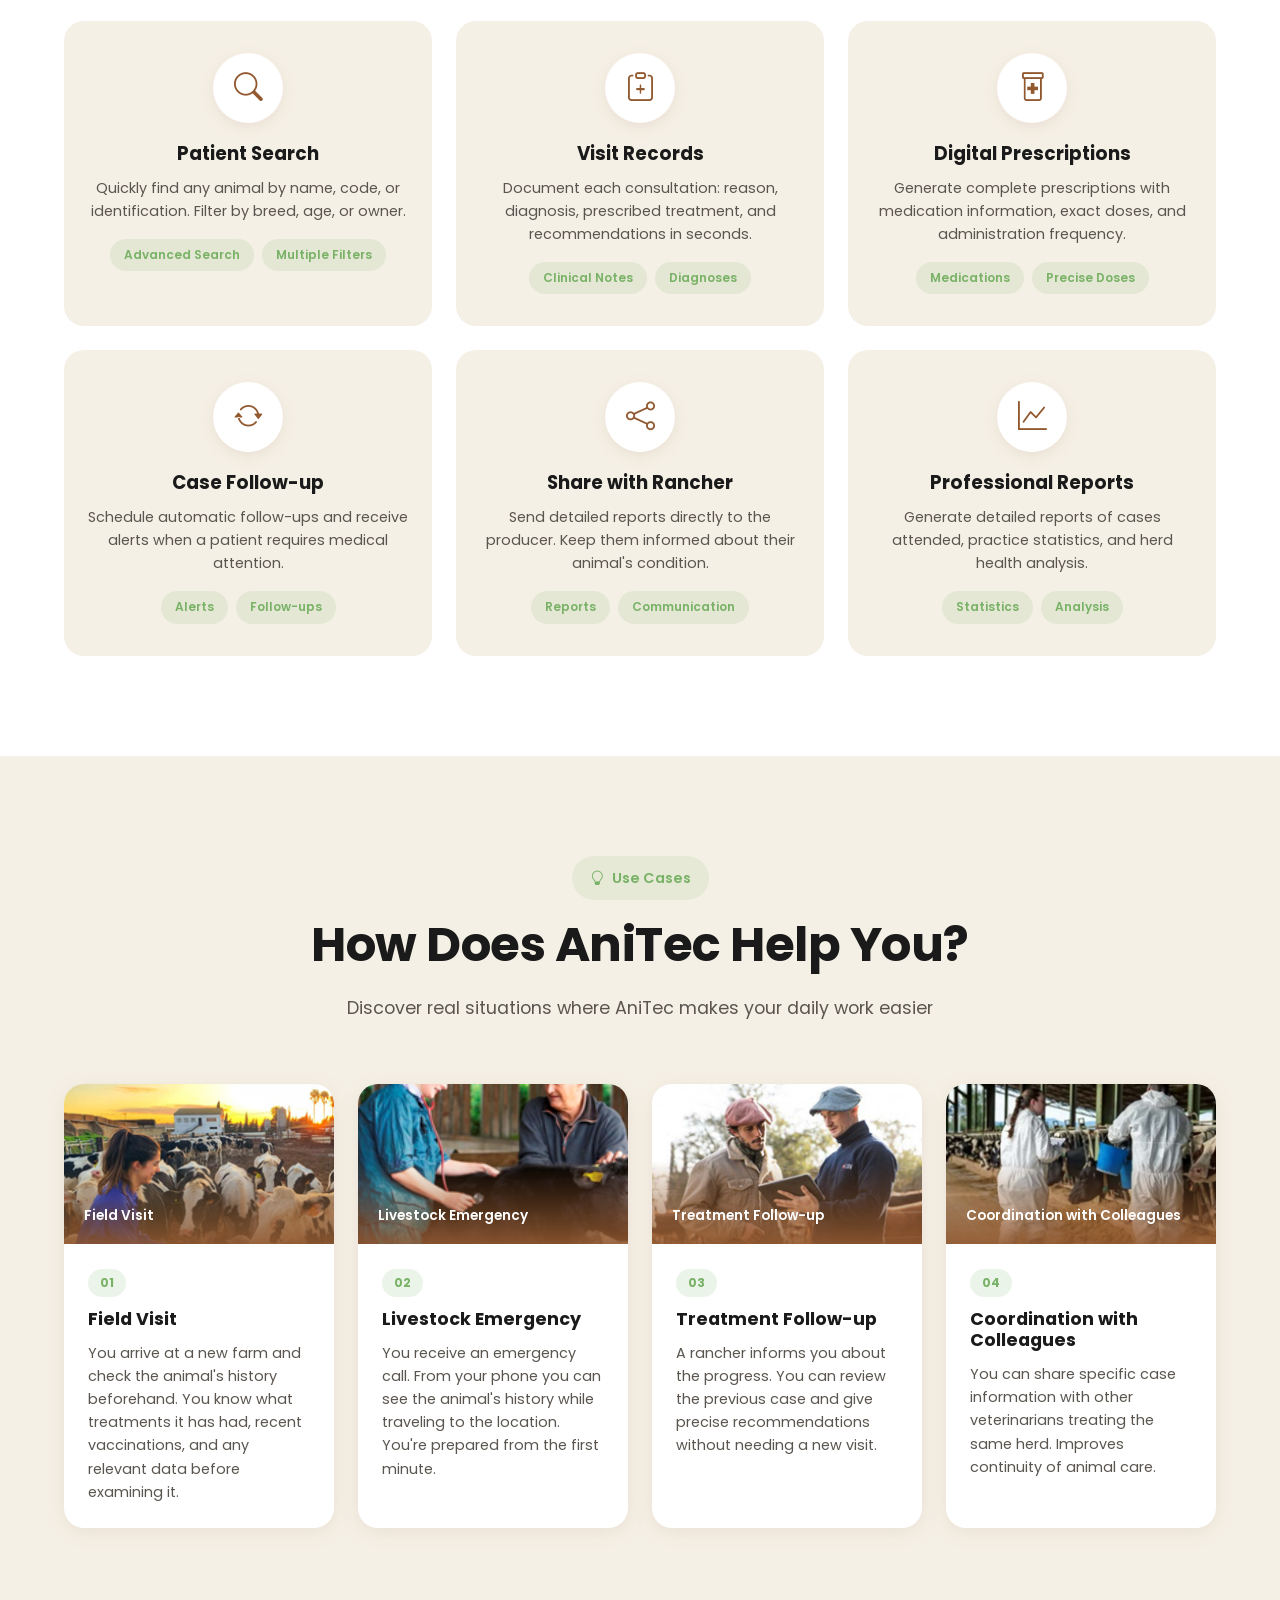
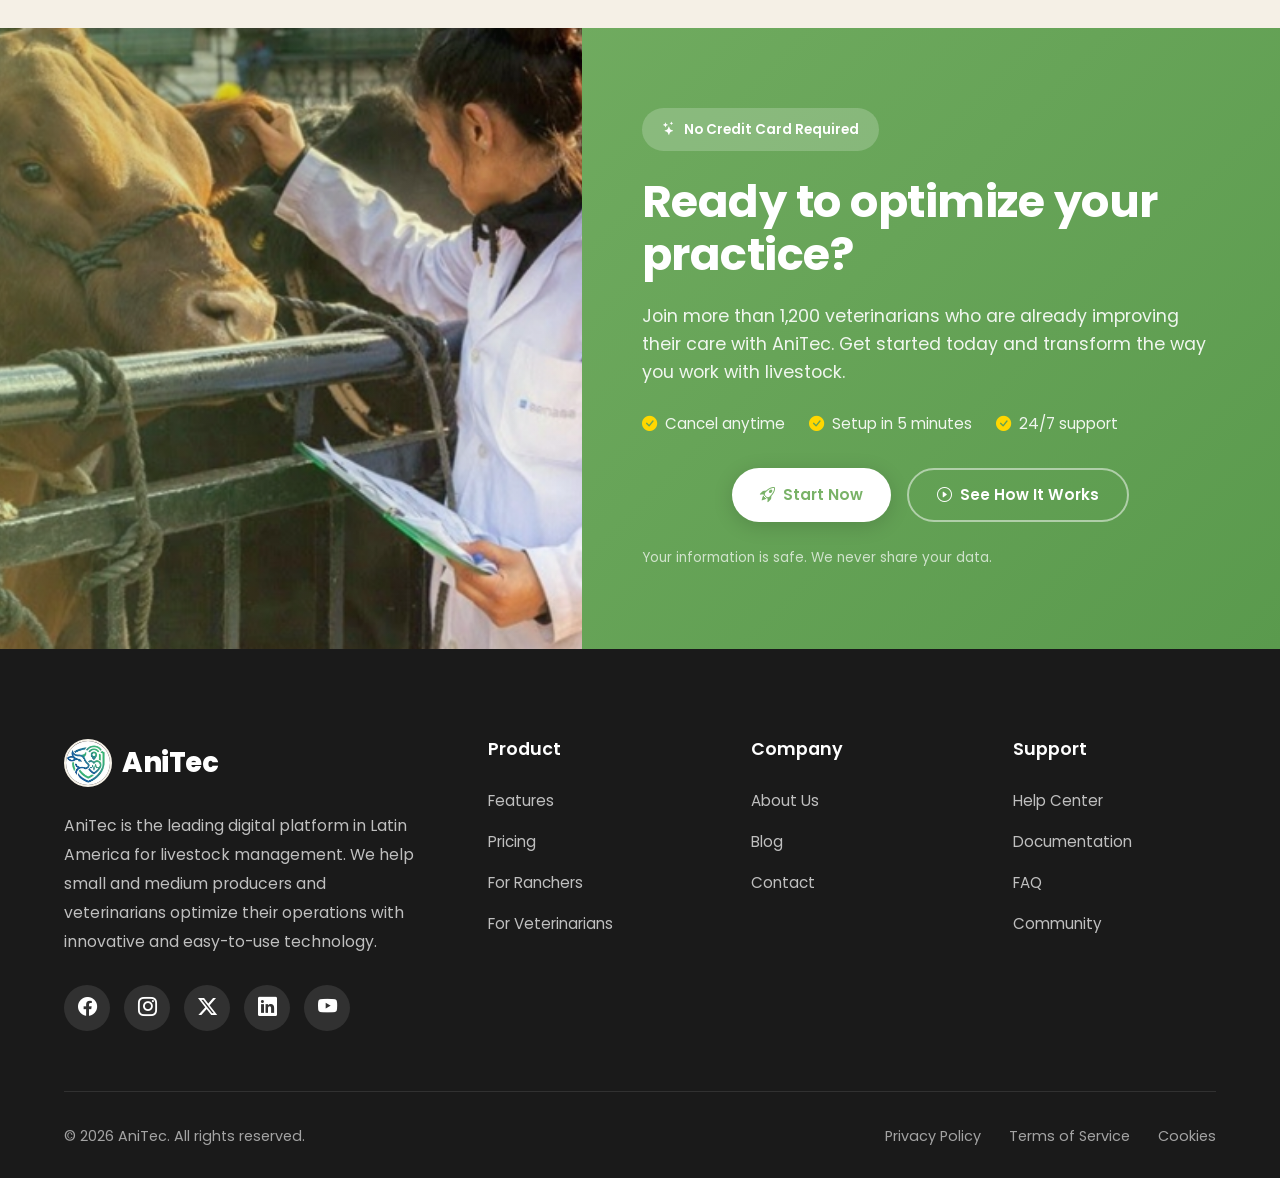
<file: assets/pages/veterinarians.html>
<!doctype html>
<html lang="en" data-page="vets">
  <head>
    <meta charset="UTF-8" />
    <meta name="viewport" content="width=device-width, initial-scale=1.0" />
    <meta name="robots" content="index, follow" />
    <meta name="googlebot" content="index, follow" />
    <link rel="canonical" href="https://anitec.com/assets/pages/veterinarians.html" />
    
    <!-- Open Graph / Facebook -->
    <meta property="og:type" content="website" />
    <meta property="og:url" content="https://anitec.com/assets/pages/veterinarians.html" />
    <meta property="og:title" content="For Veterinarians - AniTec | Professional Livestock Management" />
    <meta property="og:description" content="AniTec for veterinarians: manage clinical history of your patients, coordinate with ranchers and optimize your professional practice with specialized technology." />
    <meta property="og:image" content="https://anitec.com/assets/images/og-image.png" />
    <meta property="og:site_name" content="AniTec" />
    
    <!-- Twitter -->
    <meta property="twitter:card" content="summary_large_image" />
    <meta property="twitter:url" content="https://anitec.com/assets/pages/veterinarians.html" />
    <meta property="twitter:title" content="For Veterinarians - AniTec | Professional Livestock Management" />
    <meta property="twitter:description" content="AniTec for veterinarians: manage clinical history of your patients, coordinate with ranchers and optimize your professional practice." />
    <meta property="twitter:image" content="https://anitec.com/assets/images/og-image.png" />
    
    <!-- Favicons -->
    <link rel="icon" href="../images/logo.ico" type="image/x-icon" />
    <link rel="apple-touch-icon" href="../images/apple-touch-icon.png" />
    
    <!-- Theme Color -->
    <meta name="theme-color" content="#79B267" />
    <meta name="msapplication-TileColor" content="#79B267" />
    <title>For Veterinarians - AniTec</title>
    <meta
      name="description"
      content="AniTec for veterinarians: manage the clinical history of your patients, coordinate with ranchers and optimize your professional practice with specialized technology."
    />
    <meta
      name="keywords"
      content="veterinarians, veterinary management, clinical history, patient control, animal health, AniTec for veterinarians, veterinary software, veterinary clinic management"
    />
    <meta name="author" content="AniTec" />
    <link rel="icon" type="image/x-icon" href="../images/logo.ico" />
    <link rel="stylesheet" href="../styles/styles.css" />
    <link rel="preconnect" href="https://fonts.googleapis.com" />
    <link rel="preconnect" href="https://fonts.gstatic.com" crossorigin />
    <link
      href="https://fonts.googleapis.com/css2?family=Poppins:wght@300;400;500;600;700;800&display=swap"
      rel="stylesheet"
    />
    <link
      rel="stylesheet"
      href="https://cdn.jsdelivr.net/npm/bootstrap-icons@1.11.3/font/bootstrap-icons.min.css"
    />
  </head>
  <body>
    <nav class="navbar">
      <div class="nav-container">
        <a href="../../index.html" class="logo">
          <img src="../images/logo.png" alt="AniTec Logo" />
          <span class="logo-text">AniTec</span>
        </a>
        <ul class="nav-menu">
          <li><a href="../../index.html" data-i18n="nav.home">Home</a></li>
          <li><a href="about.html" data-i18n="nav.about">About Us</a></li>
          <li><a href="ranchers.html" data-i18n="nav.ranchers">Ranchers</a></li>
          <li><a href="veterinarians.html" class="active" data-i18n="nav.veterinarians">Veterinarians</a></li>
          <li><a href="../../index.html#pricing" data-i18n="nav.pricing">Pricing</a></li>
        </ul>
        <div class="nav-actions">
          <div class="lang-switcher">
            <button class="lang-btn" id="lang-en" onclick="setLanguage('en')">EN</button>
            <button class="lang-btn" id="lang-es" onclick="setLanguage('es')">ES</button>
          </div>
          <a href="../../index.html#pricing" class="btn btn-success btn-sm" data-i18n="nav.startFree"
            >Get Started</a
          >
          <button class="mobile-menu-btn">
            <i class="bi bi-list"></i>
          </button>
        </div>
      </div>
    </nav>

    <div class="mobile-menu-overlay"></div>
    <div class="mobile-menu">
      <div class="mobile-menu-header">
        <span
          style="
            font-weight: 700;
            font-size: 1.2rem;
            color: var(--primary-brown);
          "
          data-i18n="nav.menu">Menu</span
        >
        <button class="mobile-menu-close">
          <i class="bi bi-x-lg"></i>
        </button>
      </div>
      <ul class="mobile-menu-links">
        <li><a href="../../index.html" data-i18n="nav.home">Home</a></li>
        <li><a href="about.html" data-i18n="nav.about">About Us</a></li>
        <li><a href="ranchers.html" data-i18n="nav.ranchers">Ranchers</a></li>
        <li><a href="veterinarians.html" data-i18n="nav.veterinarians">Veterinarians</a></li>
        <li><a href="../../index.html#pricing" data-i18n="nav.pricing">Pricing</a></li>
      </ul>
      <div class="mobile-menu-cta">
        <a href="../../index.html#pricing" class="btn btn-success" data-i18n="nav.startFree">Get Started</a>
      </div>
      <div class="mobile-lang-switcher">
        <button class="lang-btn" id="mobile-lang-en" onclick="setLanguage('en')">EN</button>
        <button class="lang-btn" id="mobile-lang-es" onclick="setLanguage('es')">ES</button>
      </div>
    </div>

    <section class="vet-hero">
      <div class="container">
        <div class="vet-hero-content">
          <div class="vet-hero-text">
            <div class="hero-badge">
              <i class="bi bi-award"></i>
              <span data-i18n="vets.heroBadge">#1 Professional Tool</span>
            </div>
            <h1 class="vet-title">
              <span data-i18n="vets.heroTitle1">Optimize Your Veterinary </span><span class="highlight" data-i18n="vets.heroTitle2">Practice</span>
            </h1>
            <p class="vet-description" data-i18n="vets.heroDesc">
              AniTec is the platform designed for
              <strong>professional veterinarians</strong> who want to
              efficiently manage the clinical history of their patients and
              coordinate with ranchers. Improve your productivity and quality of
              care.
            </p>
            <div class="vet-features">
              <div class="vet-feature">
                <i class="bi bi-check-circle-fill"></i>
                <span data-i18n="vets.feat1">Complete medical history</span>
              </div>
              <div class="vet-feature">
                <i class="bi bi-check-circle-fill"></i>
                <span data-i18n="vets.feat2">Real-time synchronization</span>
              </div>
              <div class="vet-feature">
                <i class="bi bi-check-circle-fill"></i>
                <span data-i18n="vets.feat3">Herd health reports</span>
              </div>
              <div class="vet-feature">
                <i class="bi bi-check-circle-fill"></i>
                <span data-i18n="vets.feat4">Medication inventory management</span>
              </div>
            </div>
            <div class="vet-hero-stats">
              <div class="vet-stat">
                <span class="vet-stat-number">+1,200</span>
                <span class="vet-stat-label" data-i18n="vets.stat1"
                  >Veterinarians<br />trust us</span
                >
              </div>
              <div class="vet-stat">
                <span class="vet-stat-number">+50,000</span>
                <span class="vet-stat-label" data-i18n="vets.stat2">Animals<br />treated</span>
              </div>
              <div class="vet-stat">
                <span class="vet-stat-number">40%</span>
                <span class="vet-stat-label" data-i18n="vets.stat3">More<br />efficiency</span>
              </div>
            </div>
            <div class="vet-buttons">
              <a href="#benefits" class="btn btn-success">
                <i class="bi bi-arrow-down"></i>
                <span data-i18n="vets.viewBenefits">View Benefits</span>
              </a>
              <a href="../../index.html#pricing" class="btn btn-secondary">
                <i class="bi bi-rocket-takeoff"></i>
                <span data-i18n="vets.tryFree">View Plans</span>
              </a>
            </div>
          </div>
          <div class="vet-hero-image">
            <div class="hero-image-wrapper">
              <img
                src="../images/veterinarians/veterinarian/veterinarian-1.png"
                alt="Veterinarian using AniTec"
              />
              <div class="hero-image-badge">
                <i class="bi bi-star-fill"></i>
                <span data-i18n="ranchers.rate">4.9/5 rating</span>
              </div>
            </div>
          </div>
        </div>
      </div>
    </section>

    <section class="benefits-vet" id="benefits">
      <div class="container">
        <div class="section-header">
          <span class="section-subtitle">
            <i class="bi bi-gift"></i>
            <span data-i18n="vets.benefitsSubtitle">Exclusive Benefits</span>
          </span>
          <h2 class="section-title" data-i18n="vets.benefitsTitle">Why AniTec for Veterinarians?</h2>
          <p class="section-description" data-i18n="vets.benefitsDesc">
            Discover how AniTec can transform your daily professional practice.
          </p>
        </div>
        <div class="benefits-grid">
          <div class="benefit-card">
            <div class="benefit-icon">
              <i class="bi bi-file-earmark-medical"></i>
            </div>
            <h3 data-i18n="vets.benef1Title">Medical History</h3>
            <p data-i18n="vets.benef1Desc">
              Access the complete history of each animal: vaccines, treatments,
              diagnoses, and progress. All in one click.
            </p>
          </div>
          <div class="benefit-card">
            <div class="benefit-icon">
              <i class="bi bi-calendar-check"></i>
            </div>
            <h3 data-i18n="vets.benef2Title">Veterinary Schedule</h3>
            <p data-i18n="vets.benef2Desc">
              Manage your visits and appointments. Receive reminders for pending
              cases and scheduled follow-ups.
            </p>
          </div>
          <div class="benefit-card">
            <div class="benefit-icon">
              <i class="bi bi-chat-dots"></i>
            </div>
            <h3 data-i18n="vets.benef3Title">Communication with Rancher</h3>
            <p data-i18n="vets.benef3Desc">
              Share information directly with producers. Coordinate treatments
              and follow up without intermediaries.
            </p>
          </div>
          <div class="benefit-card">
            <div class="benefit-icon">
              <i class="bi bi-graph-up"></i>
            </div>
            <h3 data-i18n="vets.benef4Title">Health Statistics</h3>
            <p data-i18n="vets.benef4Desc">
              Analyze disease patterns and most common treatments. Improve your
              diagnosis with real data.
            </p>
          </div>
          <div class="benefit-card">
            <div class="benefit-icon">
              <i class="bi bi-phone"></i>
            </div>
            <h3 data-i18n="vets.benef5Title">Mobile Access</h3>
            <p data-i18n="vets.benef5Desc">
              Access information from anywhere. Ideal for field visits and
              emergencies.
            </p>
          </div>
          <div class="benefit-card">
            <div class="benefit-icon">
              <i class="bi bi-database"></i>
            </div>
            <h3 data-i18n="vets.benef6Title">Database</h3>
            <p data-i18n="vets.benef6Desc">
              Build your own client and patient database. Improve your
              relationship with producers.
            </p>
          </div>
        </div>
      </div>
    </section>

    <section class="testimonials-vet">
      <div class="container">
        <div class="section-header">
          <span class="section-subtitle-light">
            <i class="bi bi-chat-quote"></i>
            <span data-i18n="vets.testimonialSubtitle">Real Testimonials</span>
          </span>
          <h2 class="section-title-light" data-i18n="vets.testimonialTitle">What Veterinarians Say</h2>
          <p class="section-description-light" data-i18n="vets.testimonialDesc">
            Thousands of veterinarians trust AniTec to optimize their
            professional practice.
          </p>
        </div>
        <div class="testimonials-slider-container">
          <div class="testimonials-slider-track" id="testimonialsSliderVet">
                <div class="testimonial-card">
                  <i class="bi bi-quote"></i>
                  <p data-i18n="testimonials.tv1">"AniTec has revolutionized the way I work. Now I have the
                    history of each animal before arriving at the farm. My diagnoses
                    are more precise and my treatments more effective."</p>
                  <div class="testimonial-author">
                    <img
                      src="../images/veterinarians/people/person_1.png"
                      alt="Dr. Carlos Mendoza"
                    />
                    <div class="testimonial-info">
                      <h4 data-i18n="testimonials.tv1Name">Dr. Carlos Mendoza</h4>
                      <p data-i18n="testimonials.tv1Title">Veterinary Doctor, Peru</p>
                      <div class="testimonial-stars">
                        <i class="bi bi-star-fill"></i>
                        <i class="bi bi-star-fill"></i>
                        <i class="bi bi-star-fill"></i>
                        <i class="bi bi-star-fill"></i>
                        <i class="bi bi-star-fill"></i>
                      </div>
                    </div>
                  </div>
                </div>
                <div class="testimonial-card">
                  <i class="bi bi-quote"></i>
                  <p data-i18n="testimonials.tv2">"The function of sharing information with ranchers is
                    incredible. I can register a treatment and the rancher sees it
                    immediately. Follow-up is much easier."</p>
                  <div class="testimonial-author">
                    <img
                      src="../images/veterinarians/people/person_2.png"
                      alt="Dra. Ana López"
                    />
                    <div class="testimonial-info">
                      <h4 data-i18n="testimonials.tv2Name">Dra. Ana López</h4>
                      <p data-i18n="testimonials.tv2Title">Livestock Veterinarian, Mexico</p>
                      <div class="testimonial-stars">
                        <i class="bi bi-star-fill"></i>
                        <i class="bi bi-star-fill"></i>
                        <i class="bi bi-star-fill"></i>
                        <i class="bi bi-star-fill"></i>
                        <i class="bi bi-star-fill"></i>
                      </div>
                    </div>
                  </div>
                </div>
                <div class="testimonial-card">
                  <i class="bi bi-quote"></i>
                  <p data-i18n="testimonials.tv3">"Before I spent a lot of time looking for information on
                    paper. Now everything is digitized. I can treat more animals
                    in less time and with better quality."</p>
                  <div class="testimonial-author">
                    <img
                      src="../images/veterinarians/people/person_3.png"
                      alt="Dr. Pedro Ramírez"
                    />
                    <div class="testimonial-info">
                      <h4 data-i18n="testimonials.tv3Name">Dr. Pedro Ramírez</h4>
                      <p data-i18n="testimonials.tv3Title">Veterinarian, Colombia</p>
                      <div class="testimonial-stars">
                        <i class="bi bi-star-fill"></i>
                        <i class="bi bi-star-fill"></i>
                        <i class="bi bi-star-fill"></i>
                        <i class="bi bi-star-fill"></i>
                        <i class="bi bi-star-fill"></i>
                      </div>
                    </div>
                  </div>
                </div>
                <div class="testimonial-card">
                  <i class="bi bi-quote"></i>
                  <p data-i18n="testimonials.tv4">"The mobile app works perfectly even without internet in the
                    field. I can register visits and sync later. It's exactly
                    what I needed."</p>
                  <div class="testimonial-author">
                    <img
                      src="../images/veterinarians/people/person_4.png"
                      alt="Dr. Roberto Sánchez"
                    />
                    <div class="testimonial-info">
                      <h4 data-i18n="testimonials.tv4Name">Dr. Roberto Sánchez</h4>
                      <p data-i18n="testimonials.tv4Title">Rural Veterinarian, Ecuador</p>
                      <div class="testimonial-stars">
                        <i class="bi bi-star-fill"></i>
                        <i class="bi bi-star-fill"></i>
                        <i class="bi bi-star-fill"></i>
                        <i class="bi bi-star-fill"></i>
                        <i class="bi bi-star-fill"></i>
                      </div>
                    </div>
                  </div>
                </div>
                <div class="testimonial-card">
                  <i class="bi bi-quote"></i>
                  <p data-i18n="testimonials.tv5">"The herd health reports help me identify problems before
                    they become outbreaks. Prevention is better than cure, and
                    AniTec helps me do it."</p>
                  <div class="testimonial-author">
                    <img
                      src="../images/veterinarians/people/person_5.png"
                      alt="Dra. María González"
                    />
                    <div class="testimonial-info">
                      <h4 data-i18n="testimonials.tv5Name">Dra. María González</h4>
                      <p data-i18n="testimonials.tv5Title">Bovine Specialist, Chile</p>
                      <div class="testimonial-stars">
                        <i class="bi bi-star-fill"></i>
                        <i class="bi bi-star-fill"></i>
                        <i class="bi bi-star-fill"></i>
                        <i class="bi bi-star-fill"></i>
                        <i class="bi bi-star-fill"></i>
                      </div>
                    </div>
                  </div>
                </div>
              </div>
            </div>
          </div>
        </div>
      </div>
    </section>

    <section class="functions-vet">
      <div class="container">
        <div class="section-header">
          <span class="section-subtitle">
            <i class="bi bi-tools"></i>
            <span data-i18n="vets.funcSubtitle">Key Features</span>
          </span>
          <h2 class="section-title" data-i18n="vets.funcTitle">Everything You Can Do</h2>
        </div>
        <div class="functions-grid">
          <div class="function-card">
            <div class="function-icon">
              <i class="bi bi-search"></i>
            </div>
            <h3 data-i18n="vets.func1Title">Patient Search</h3>
            <p data-i18n="vets.func1Desc">
              Quickly find any animal by name, code, or identification. Filter
              by breed, age, or owner.
            </p>
            <div class="function-tags">
              <span data-i18n="vets.tag1">Advanced Search</span>
              <span data-i18n="vets.tag2">Multiple Filters</span>
            </div>
          </div>
          <div class="function-card">
            <div class="function-icon">
              <i class="bi bi-clipboard-plus"></i>
            </div>
            <h3 data-i18n="vets.func2Title">Visit Records</h3>
            <p data-i18n="vets.func2Desc">
              Document each consultation: reason, diagnosis, prescribed
              treatment, and recommendations in seconds.
            </p>
            <div class="function-tags">
              <span data-i18n="vets.tag3">Clinical Notes</span>
              <span data-i18n="vets.tag4">Diagnoses</span>
            </div>
          </div>
          <div class="function-card">
            <div class="function-icon">
              <i class="bi bi-prescription2"></i>
            </div>
            <h3 data-i18n="vets.func3Title">Digital Prescriptions</h3>
            <p data-i18n="vets.func3Desc">
              Generate complete prescriptions with medication information, exact
              doses, and administration frequency.
            </p>
            <div class="function-tags">
              <span data-i18n="vets.tag5">Medications</span>
              <span data-i18n="vets.tag6">Precise Doses</span>
            </div>
          </div>
          <div class="function-card">
            <div class="function-icon">
              <i class="bi bi-arrow-repeat"></i>
            </div>
            <h3 data-i18n="vets.func4Title">Case Follow-up</h3>
            <p data-i18n="vets.func4Desc">
              Schedule automatic follow-ups and receive alerts when a patient
              requires medical attention.
            </p>
            <div class="function-tags">
              <span data-i18n="vets.tag7">Alerts</span>
              <span data-i18n="vets.tag8">Follow-ups</span>
            </div>
          </div>
          <div class="function-card">
            <div class="function-icon">
              <i class="bi bi-share"></i>
            </div>
            <h3 data-i18n="vets.func5Title">Share with Rancher</h3>
            <p data-i18n="vets.func5Desc">
              Send detailed reports directly to the producer. Keep them informed
              about their animal's condition.
            </p>
            <div class="function-tags">
              <span data-i18n="vets.tag9">Reports</span>
              <span data-i18n="vets.tag10">Communication</span>
            </div>
          </div>
          <div class="function-card">
            <div class="function-icon">
              <i class="bi bi-graph-up"></i>
            </div>
            <h3 data-i18n="vets.func6Title">Professional Reports</h3>
            <p data-i18n="vets.func6Desc">
              Generate detailed reports of cases attended, practice statistics,
              and herd health analysis.
            </p>
            <div class="function-tags">
              <span data-i18n="vets.tag11">Statistics</span>
              <span data-i18n="vets.tag12">Analysis</span>
            </div>
          </div>
        </div>
      </div>
    </section>

    <section class="use-cases">
      <div class="container">
        <div class="section-header">
          <span class="section-subtitle">
            <i class="bi bi-lightbulb"></i>
            <span data-i18n="vets.caseSubtitle">Use Cases</span>
          </span>
          <h2 class="section-title" data-i18n="vets.caseTitle">How Does AniTec Help You?</h2>
          <p class="section-description" data-i18n="vets.caseDesc">
            Discover real situations where AniTec makes your daily work easier
          </p>
        </div>
        <div class="cases-grid">
          <div class="case-card">
            <div class="case-image">
              <img
                src="../images/veterinarians/usage/usage-1.png"
                alt="Field Visit"
              />
              <div class="case-overlay">
                <span data-i18n="vets.case1Title">Field Visit</span>
              </div>
            </div>
            <div class="case-content">
              <span class="case-number">01</span>
              <h3 data-i18n="vets.case1Title">Field Visit</h3>
              <p data-i18n="vets.case1Desc">
                You arrive at a new farm and check the animal's history
                beforehand. You know what treatments it has had, recent
                vaccinations, and any relevant data before examining it.
              </p>
            </div>
          </div>
          <div class="case-card">
            <div class="case-image">
              <img
                src="../images/veterinarians/usage/usage-2.png"
                alt="Livestock Emergency"
              />
              <div class="case-overlay">
                <span data-i18n="vets.case2Title">Emergency</span>
              </div>
            </div>
            <div class="case-content">
              <span class="case-number">02</span>
              <h3 data-i18n="vets.case2Title">Livestock Emergency</h3>
              <p data-i18n="vets.case2Desc">
                You receive an emergency call. From your phone you can see the
                animal's history while traveling to the location. You're
                prepared from the first minute.
              </p>
            </div>
          </div>
          <div class="case-card">
            <div class="case-image">
              <img
                src="../images/veterinarians/usage/usage-3.png"
                alt="Treatment Follow-up"
              />
              <div class="case-overlay">
                <span data-i18n="vets.case3Title">Follow-up</span>
              </div>
            </div>
            <div class="case-content">
              <span class="case-number">03</span>
              <h3 data-i18n="vets.case3Title">Treatment Follow-up</h3>
              <p data-i18n="vets.case3Desc">
                A rancher informs you about the progress. You can review the
                previous case and give precise recommendations without needing a
                new visit.
              </p>
            </div>
          </div>
          <div class="case-card">
            <div class="case-image">
              <img
                src="../images/veterinarians/usage/usage-4.png"
                alt="Coordination with Colleagues"
              />
              <div class="case-overlay">
                <span data-i18n="vets.case4Title">Coordination</span>
              </div>
            </div>
            <div class="case-content">
              <span class="case-number">04</span>
              <h3 data-i18n="vets.case4Title">Coordination with Colleagues</h3>
              <p data-i18n="vets.case4Desc">
                You can share specific case information with other veterinarians
                treating the same herd. Improves continuity of animal care.
              </p>
            </div>
          </div>
        </div>
      </div>
    </section>

    <section class="cta">
      <div class="cta-wrapper">
        <div class="cta-image">
          <img
            src="../images/veterinarians/veterinarian/veterinarian-2.png"
            alt="Successful Veterinarian with AniTec"
          />
          <div class="cta-image-overlay"></div>
        </div>
        <div class="cta-content">
          <div class="cta-badge">
            <i class="bi bi-stars"></i>
            <span data-i18n="vets.ctaBadge">No Credit Card Required</span>
          </div>
          <h2 class="cta-title" data-i18n="vets.ctaTitle">Ready to optimize your practice?</h2>
          <p class="cta-description" data-i18n="vets.ctaDesc">
            Join more than 1,200 veterinarians who are already improving their
            care with AniTec. Get started today and transform the way
            you work with livestock.
          </p>
          <div class="cta-features">
            <div class="cta-feature">
              <i class="bi bi-check-circle-fill"></i>
              <span data-i18n="vets.ctaFeat1">No payment commitment</span>
            </div>
            <div class="cta-feature">
              <i class="bi bi-check-circle-fill"></i>
              <span data-i18n="vets.ctaFeat2">Setup in 5 minutes</span>
            </div>
            <div class="cta-feature">
              <i class="bi bi-check-circle-fill"></i>
              <span data-i18n="vets.ctaFeat3">24/7 support</span>
            </div>
          </div>
          <div class="cta-buttons">
            <a href="../../index.html#pricing" class="btn btn-primary">
              <i class="bi bi-rocket-takeoff"></i>
              <span data-i18n="vets.startFree">Start Now</span>
            </a>
            <a href="about.html" class="btn btn-outline-light">
              <i class="bi bi-play-circle"></i>
              <span data-i18n="vets.seeHow">See How It Works</span>
            </a>
          </div>
          <p class="cta-note" data-i18n="vets.ctaNote">
            <i class="bi bi-shield-check"></i>
            Your information is safe. We never share your data.
          </p>
        </div>
      </div>
    </section>

    <footer id="contact">
      <div class="container">
        <div class="footer-grid">
          <div class="footer-about">
            <a href="../../index.html" class="logo">
              <img src="../images/logo.png" alt="AniTec Logo" />
              <span class="logo-text">AniTec</span>
            </a>
            <p class="footer-description" data-i18n="footer.desc">
              AniTec is the leading digital platform in Latin America for
              livestock management. We help veterinarians optimize their
              professional practice.
            </p>
            <div class="footer-social">
              <a href="#"><i class="bi bi-facebook"></i></a>
              <a href="#"><i class="bi bi-instagram"></i></a>
              <a href="#"><i class="bi bi-twitter-x"></i></a>
              <a href="#"><i class="bi bi-linkedin"></i></a>
              <a href="#"><i class="bi bi-youtube"></i></a>
            </div>
          </div>
          <div class="footer-column">
            <h4 class="footer-title" data-i18n="footer.product">Product</h4>
            <ul class="footer-links">
              <li><a href="../../index.html#features" data-i18n="footer.features">Features</a></li>
              <li><a href="../../index.html#pricing" data-i18n="footer.pricing">Pricing</a></li>
              <li><a href="ranchers.html" data-i18n="footer.forRanchers">For Ranchers</a></li>
              <li><a href="veterinarians.html" data-i18n="footer.forVets">For Veterinarians</a></li>
            </ul>
          </div>
          <div class="footer-column">
            <h4 class="footer-title" data-i18n="footer.company">Company</h4>
            <ul class="footer-links">
              <li><a href="about.html" data-i18n="footer.about">About Us</a></li>
              <li><a href="#" data-i18n="footer.blog">Blog</a></li>
              <li><a href="#contact" data-i18n="footer.contact">Contact</a></li>
            </ul>
          </div>
          <div class="footer-column">
            <h4 class="footer-title" data-i18n="footer.support">Support</h4>
            <ul class="footer-links">
              <li><a href="#" data-i18n="footer.helpCenter">Help Center</a></li>
              <li><a href="#" data-i18n="footer.documentation">Documentation</a></li>
              <li><a href="#" data-i18n="footer.faq">FAQ</a></li>
              <li><a href="#" data-i18n="footer.community">Community</a></li>
            </ul>
          </div>
        </div>
        <div class="footer-bottom">
          <p class="footer-copyright" data-i18n="footer.copyright">© 2026 AniTec. All rights reserved.</p>
          <div class="footer-legal">
            <a href="#" data-i18n="footer.privacy">Privacy Policy</a>
            <a href="#" data-i18n="footer.terms">Terms of Service</a>
            <a href="#" data-i18n="footer.cookies">Cookies</a>
          </div>
        </div>
      </div>
    </footer>

    <script src="../scripts/i18n.js"></script>
    <script src="../scripts/script.js"></script>
  </body>
</html>
</file>
<file: assets/styles/styles.css>
:root {
  --primary-brown: #925930;
  --primary-green: #79b267;
  --primary-cream: #f5f0e6;
  --secondary-brown: #a3794f;
  --secondary-green: #a3c4a8;
  --secondary-cream: #d1bfa5;
  --text-dark: #1a1a1a;
  --text-light: #5a554f;
  --white: #ffffff;
  --shadow-light: rgba(146, 89, 48, 0.1);
  --shadow-medium: rgba(146, 89, 48, 0.2);
  --gradient-green: linear-gradient(135deg, #79b267 0%, #5a9a4d 100%);
  --gradient-brown: linear-gradient(135deg, #925930 0%, #7a4a28 100%);
}

* {
  margin: 0;
  padding: 0;
  box-sizing: border-box;
}

html {
  scroll-behavior: smooth;
}

body {
  font-family: "Poppins", sans-serif;
  background-color: var(--primary-cream);
  color: var(--text-dark);
  line-height: 1.7;
  overflow-x: hidden;
}

body.menu-open {
  overflow: hidden;
}

h1,
h2,
h3,
h4,
h5,
h6 {
  font-family: "Poppins", sans-serif;
  font-weight: 700;
  line-height: 1.2;
}

.container {
  max-width: 1200px;
  margin: 0 auto;
  padding: 0 24px;
}

.btn {
  padding: 12px 28px;
  border-radius: 50px;
  font-weight: 600;
  font-size: 0.95rem;
  cursor: pointer;
  transition: all 0.3s cubic-bezier(0.4, 0, 0.2, 1);
  text-decoration: none;
  display: inline-flex;
  align-items: center;
  gap: 8px;
  border: none;
  font-family: "Poppins", sans-serif;
}

.btn-primary {
  background: var(--gradient-brown);
  color: var(--white);
  box-shadow: 0 4px 15px rgba(146, 89, 48, 0.3);
}

.btn-primary:hover {
  transform: translateY(-2px);
  box-shadow: 0 8px 25px rgba(146, 89, 48, 0.4);
}

.btn-secondary {
  background: transparent;
  color: var(--primary-brown);
  border: 2px solid var(--primary-brown);
}

.btn-secondary:hover {
  background: var(--primary-brown);
  color: var(--white);
}

.btn-success {
  background: var(--gradient-green);
  color: var(--white);
  box-shadow: 0 4px 15px rgba(121, 178, 103, 0.3);
}

.btn-success:hover {
  transform: translateY(-2px);
  box-shadow: 0 8px 25px rgba(121, 178, 103, 0.4);
}

.mobile-menu-btn {
  display: none;
  background: none;
  border: none;
  font-size: 1.6rem;
  color: var(--primary-brown);
  cursor: pointer;
  padding: 8px;
  line-height: 1;
}

/* Navigation */
.navbar {
  position: fixed;
  top: 0;
  left: 0;
  right: 0;
  background: rgba(255, 255, 255, 0.95);
  backdrop-filter: blur(20px);
  z-index: 1000;
  transition: all 0.3s ease;
  box-shadow: 0 1px 0 rgba(0, 0, 0, 0.05);
}

.navbar.scrolled {
  box-shadow: 0 4px 30px var(--shadow-light);
}

.nav-container {
  display: flex;
  justify-content: space-between;
  align-items: center;
  padding: 16px 24px;
  max-width: 1200px;
  margin: 0 auto;
}

.logo {
  display: flex;
  align-items: center;
  gap: 10px;
  text-decoration: none;
}

.logo img {
  height: 48px;
  width: 48px;
  border-radius: 50%;
  object-fit: cover;
  border: 2px solid var(--primary-cream);
}

.logo-text {
  font-family: "Poppins", sans-serif;
  font-size: 1.7rem;
  font-weight: 800;
  color: var(--primary-brown);
  letter-spacing: -0.5px;
}

.nav-menu {
  display: flex;
  align-items: center;
  gap: 32px;
  list-style: none;
}

.nav-menu a {
  text-decoration: none;
  color: var(--text-dark);
  font-weight: 500;
  font-size: 0.95rem;
  transition: all 0.3s ease;
  position: relative;
}

.nav-menu a::after {
  content: "";
  position: absolute;
  bottom: -6px;
  left: 0;
  width: 0;
  height: 2px;
  background: var(--primary-green);
  transition: width 0.3s ease;
  border-radius: 2px;
}

.nav-menu a:hover {
  color: var(--primary-brown);
}

.nav-menu a:hover::after {
  width: 100%;
}

.nav-actions {
  display: flex;
  gap: 12px;
  align-items: center;
}

.btn-sm {
  padding: 8px 20px;
  font-size: 0.85rem;
}

/* Mobile Menu */
.mobile-menu-overlay,
.mobile-menu {
  display: none;
}

/* Hero Section */
.hero {
  min-height: 100vh;
  padding: 140px 0 100px;
  background: var(--white);
  position: relative;
  overflow: hidden;
}

.hero::before {
  content: "";
  position: absolute;
  top: 0;
  right: 0;
  width: 55%;
  height: 100%;
  background: url("../images/home/hero-section.png") no-repeat center center;
  background-size: cover;
  opacity: 0.15;
  clip-path: polygon(25% 0, 100% 0, 100% 100%, 0% 100%);
}

.hero-content {
  display: grid;
  grid-template-columns: 1fr 1fr;
  gap: 80px;
  align-items: center;
  position: relative;
  z-index: 1;
}

.hero-text {
  max-width: 580px;
}

.hero-badge {
  display: inline-flex;
  align-items: center;
  gap: 8px;
  background: rgba(121, 178, 103, 0.12);
  padding: 10px 18px;
  border-radius: 50px;
  font-size: 0.9rem;
  color: var(--primary-green);
  font-weight: 600;
  margin-bottom: 24px;
  border: 1px solid rgba(121, 178, 103, 0.2);
}

.hero-title {
  font-size: 3.8rem;
  line-height: 1.1;
  color: var(--text-dark);
  margin-bottom: 24px;
  letter-spacing: -1px;
}

.hero-title span {
  background: var(--gradient-green);
  -webkit-background-clip: text;
  -webkit-text-fill-color: transparent;
  background-clip: text;
}

.hero-description {
  font-size: 1.15rem;
  color: var(--text-light);
  margin-bottom: 36px;
  line-height: 1.8;
}

.hero-buttons {
  display: flex;
  gap: 16px;
  flex-wrap: wrap;
}

.hero-image {
  width: 100%;
  max-width: 560px;
  border-radius: 24px;
  box-shadow: 0 30px 70px rgba(0, 0, 0, 0.15);
}

.hero-floating-card {
  position: absolute;
  background: var(--white);
  padding: 20px 24px;
  border-radius: 16px;
  box-shadow: 0 10px 40px rgba(0, 0, 0, 0.12);
  display: flex;
  align-items: center;
  gap: 14px;
  animation: float 4s ease-in-out infinite;
}

.hero-floating-card-1 {
  top: 10%;
  right: -10px;
  animation-delay: 0s;
}

.hero-floating-card-2 {
  bottom: 15%;
  left: -20px;
  animation-delay: 1s;
}

@keyframes float {
  0%,
  100% {
    transform: translateY(0);
  }
  50% {
    transform: translateY(-10px);
  }
}

.floating-icon {
  width: 52px;
  height: 52px;
  border-radius: 14px;
  display: flex;
  align-items: center;
  justify-content: center;
  font-size: 1.5rem;
}

.floating-icon.green {
  background: rgba(121, 178, 103, 0.15);
  color: var(--primary-green);
}

.floating-icon.brown {
  background: rgba(146, 89, 48, 0.15);
  color: var(--primary-brown);
}

.floating-text h4 {
  font-size: 1rem;
  color: var(--text-dark);
  margin-bottom: 2px;
}

.floating-text p {
  font-size: 0.85rem;
  color: var(--text-light);
}

.hero-stats {
  display: flex;
  gap: 50px;
  margin-top: 50px;
  padding-top: 40px;
  border-top: 1px solid rgba(0, 0, 0, 0.08);
}

.stat-item {
  text-align: left;
}

.stat-number {
  font-size: 2.8rem;
  font-weight: 800;
  color: var(--primary-brown);
  line-height: 1;
}

.stat-label {
  font-size: 0.95rem;
  color: var(--text-light);
  margin-top: 4px;
}

/* Ganadero Hero Section */
.rancher-hero,
.vet-hero {
  min-height: 95vh;
  padding: 140px 0 80px;
  background: var(--white);
  position: relative;
  display: flex;
  align-items: center;
}

.rancher-hero::before {
  content: "";
  position: absolute;
  top: 0;
  left: 0;
  width: 100%;
  height: 100%;
  background:
    radial-gradient(
      circle at 100% 0%,
      rgba(121, 178, 103, 0.08) 0%,
      transparent 50%
    ),
    radial-gradient(
      circle at 0% 100%,
      rgba(146, 89, 48, 0.05) 0%,
      transparent 50%
    );
  pointer-events: none;
}

.rancher-hero-content,
.vet-hero-content {
  display: grid;
  grid-template-columns: 1.1fr 1fr;
  gap: 80px;
  align-items: center;
  position: relative;
  z-index: 1;
}

.rancher-title,
.vet-title {
  font-size: 3.5rem;
  color: var(--text-dark);
  margin-bottom: 24px;
  line-height: 1.2;
}

.rancher-title .highlight,
.vet-title .highlight {
  background: var(--gradient-green);
  -webkit-background-clip: text;
  background-clip: text;
  -webkit-text-fill-color: transparent;
}

.rancher-description,
.vet-description {
  font-size: 1.15rem;
  color: var(--text-light);
  margin-bottom: 20px;
  line-height: 1.8;
}

.rancher-features {
  display: grid;
  grid-template-columns: 1fr 1fr;
  gap: 16px;
  margin: 30px 0;
}

.rancher-feature {
  display: flex;
  align-items: center;
  gap: 12px;
  font-size: 0.95rem;
  color: var(--text-dark);
}

.rancher-feature i {
  color: var(--primary-green);
  font-size: 1.1rem;
}

.vet-features {
  display: grid;
  grid-template-columns: 1fr 1fr;
  gap: 16px;
  margin: 30px 0;
}

.vet-feature {
  display: flex;
  align-items: center;
  gap: 12px;
  font-size: 0.95rem;
  color: var(--text-dark);
}

.vet-feature i {
  color: var(--primary-green);
  font-size: 1.1rem;
}

.rancher-hero-stats,
.vet-hero-stats {
  display: flex;
  gap: 40px;
  margin: 30px 0;
  padding: 24px 0;
  border-top: 1px solid var(--secondary-cream);
  border-bottom: 1px solid var(--secondary-cream);
}

.rancher-stat,
.vet-stat {
  text-align: left;
}

.rancher-stat-number,
.vet-stat-number {
  display: block;
  font-size: 2rem;
  font-weight: 800;
  color: var(--primary-brown);
  line-height: 1;
  margin-bottom: 4px;
}

.rancher-stat-label,
.vet-stat-label {
  font-size: 0.8rem;
  color: var(--text-light);
  line-height: 1.3;
}

.rancher-buttons,
.vet-buttons {
  display: flex;
  gap: 16px;
  margin-top: 32px;
}

.rancher-hero-image,
.vet-hero-image {
  text-align: center;
  position: relative;
}

.hero-image-wrapper {
  position: relative;
}

.hero-image-wrapper img {
  width: 100%;
  max-width: 480px;
  border-radius: 30px;
  box-shadow: 0 30px 70px rgba(0, 0, 0, 0.15);
}

.hero-image-badge {
  position: absolute;
  bottom: 30px;
  left: -20px;
  background: var(--white);
  padding: 16px 24px;
  border-radius: 16px;
  display: flex;
  align-items: center;
  gap: 10px;
  box-shadow: 0 10px 30px var(--shadow-light);
  font-weight: 600;
  color: var(--text-dark);
}

.hero-image-badge i {
  color: #f59e0b;
  font-size: 1.1rem;
}

/* Segmentos Section */
.segments {
  padding: 100px 0;
  background: var(--primary-cream);
}

.segments-grid {
  display: grid;
  grid-template-columns: repeat(2, 1fr);
  gap: 32px;
}

.segment-card {
  background: var(--white);
  padding: 44px 36px;
  border-radius: 24px;
  text-align: center;
  transition: all 0.4s ease;
  box-shadow: 0 8px 30px var(--shadow-light);
}

.segment-card:hover {
  transform: translateY(-8px);
  box-shadow: 0 20px 50px var(--shadow-medium);
}

.segment-image {
  width: 100%;
  max-width: 200px;
  height: 200px;
  margin: 0 auto 24px;
  border-radius: 50%;
  overflow: hidden;
  border: 4px solid var(--primary-cream);
  box-shadow: 0 8px 30px var(--shadow-light);
  background: var(--primary-cream);
  display: flex;
  align-items: center;
  justify-content: center;
}

.segment-image img {
  width: 100%;
  height: 100%;
  object-fit: cover;
}

.segment-title {
  font-size: 1.6rem;
  color: var(--text-dark);
  margin-bottom: 16px;
}

.segment-description {
  color: var(--text-light);
  line-height: 1.7;
  margin-bottom: 24px;
}

/* Metrics Section */
.metrics {
  padding: 100px 0;
  background: var(--gradient-brown);
}

.metrics .section-subtitle {
  background: rgba(255, 255, 255, 0.15);
  color: var(--white);
}

.metrics .section-title,
.metrics .section-description {
  color: var(--white);
}

.metrics-grid {
  display: grid;
  grid-template-columns: repeat(4, 1fr);
  gap: 28px;
}

.metric-card {
  text-align: center;
  padding: 40px 24px 32px;
  background: rgba(255, 255, 255, 0.1);
  border-radius: 20px;
  border: 1px solid rgba(255, 255, 255, 0.15);
  transition: all 0.3s ease;
  position: relative;
  overflow: hidden;
}

.metric-card::before {
  content: "";
  position: absolute;
  top: 0;
  left: 0;
  right: 0;
  height: 4px;
  background: var(--primary-green);
  transform: scaleX(0);
  transform-origin: left;
  transition: transform 0.3s ease;
}

.metric-card:hover {
  background: rgba(255, 255, 255, 0.15);
  transform: translateY(-5px);
}

.metric-card:hover::before {
  transform: scaleX(1);
}

.metric-icon {
  width: 60px;
  height: 60px;
  background: rgba(255, 255, 255, 0.15);
  border-radius: 50%;
  display: flex;
  align-items: center;
  justify-content: center;
  margin: 0 auto 20px;
  font-size: 1.5rem;
  color: var(--white);
}

.metric-number {
  font-size: 3.2rem;
  font-weight: 800;
  color: var(--white);
  margin-bottom: 8px;
  line-height: 1;
}

.metric-label {
  font-size: 1rem;
  font-weight: 600;
  color: var(--white);
  margin-bottom: 12px;
}

.metric-description {
  font-size: 0.85rem;
  color: rgba(255, 255, 255, 0.75);
  line-height: 1.6;
}

.metrics-footer {
  display: flex;
  justify-content: center;
  gap: 40px;
  margin-top: 50px;
  padding-top: 40px;
  border-top: 1px solid rgba(255, 255, 255, 0.15);
}

.metrics-stat {
  text-align: center;
}

.metrics-stat-number {
  display: block;
  font-size: 2.5rem;
  font-weight: 800;
  color: var(--white);
  line-height: 1;
  margin-bottom: 8px;
}

.metrics-stat-label {
  font-size: 0.9rem;
  color: rgba(255, 255, 255, 0.75);
  line-height: 1.4;
}

/* Features Section */
.features {
  padding: 120px 0;
  background: var(--white);
}

.section-header {
  text-align: center;
  max-width: 700px;
  margin: 0 auto 60px;
}

.section-subtitle {
  display: inline-flex;
  align-items: center;
  gap: 8px;
  background: rgba(121, 178, 103, 0.12);
  color: var(--primary-green);
  padding: 10px 18px;
  border-radius: 50px;
  font-weight: 600;
  font-size: 0.9rem;
  margin-bottom: 16px;
}

.section-title {
  font-size: 3rem;
  color: var(--text-dark);
  margin-bottom: 20px;
  letter-spacing: -0.5px;
}

.section-description {
  font-size: 1.1rem;
  color: var(--text-light);
}

.section-subtitle-light {
  display: inline-flex;
  align-items: center;
  gap: 8px;
  background: rgba(255, 255, 255, 0.15);
  color: #fff;
  padding: 10px 18px;
  border-radius: 50px;
  font-weight: 600;
  font-size: 0.9rem;
  margin-bottom: 16px;
}

.section-title-light {
  font-size: 3rem;
  color: #fff;
  margin-bottom: 20px;
  letter-spacing: -0.5px;
}

.section-description-light {
  font-size: 1.1rem;
  color: rgba(255, 255, 255, 0.8);
}

.features-grid {
  display: grid;
  grid-template-columns: repeat(3, 1fr);
  gap: 28px;
}

.feature-card {
  background: var(--primary-cream);
  padding: 40px 32px;
  border-radius: 20px;
  transition: all 0.4s cubic-bezier(0.4, 0, 0.2, 1);
  position: relative;
  overflow: hidden;
}

.feature-card::before {
  content: "";
  position: absolute;
  top: 0;
  left: 0;
  right: 0;
  height: 4px;
  background: var(--gradient-green);
  transform: scaleX(0);
  transform-origin: left;
  transition: transform 0.4s ease;
}

.feature-card:hover {
  transform: translateY(-8px);
  box-shadow: 0 25px 50px var(--shadow-light);
  background: var(--white);
}

.feature-card:hover::before {
  transform: scaleX(1);
}

.feature-icon {
  width: 64px;
  height: 64px;
  background: var(--white);
  border-radius: 16px;
  display: flex;
  align-items: center;
  justify-content: center;
  font-size: 1.7rem;
  color: var(--primary-brown);
  margin-bottom: 24px;
  box-shadow: 0 4px 15px var(--shadow-light);
}

.feature-title {
  font-size: 1.3rem;
  color: var(--text-dark);
  margin-bottom: 14px;
}

.feature-description {
  color: var(--text-light);
  line-height: 1.7;
  font-size: 0.98rem;
}

/* How It Works */
.how-it-works {
  padding: 100px 0;
  background: var(--primary-cream);
  position: relative;
}

.steps-grid {
  display: grid;
  grid-template-columns: repeat(4, 1fr);
  gap: 24px;
  position: relative;
}

.step-card {
  background: var(--white);
  border-radius: 24px;
  padding: 32px 24px;
  display: flex;
  align-items: flex-start;
  gap: 20px;
  position: relative;
  transition: all 0.3s ease;
}

.step-card:hover {
  transform: translateY(-5px);
  box-shadow: 0 15px 40px var(--shadow-light);
}

.step-number {
  font-size: 3rem;
  font-weight: 800;
  color: var(--secondary-cream);
  line-height: 1;
  position: absolute;
  top: 20px;
  right: 20px;
  opacity: 0.5;
}

.step-content {
  flex: 1;
}

.step-icon {
  width: 56px;
  height: 56px;
  background: var(--gradient-brown);
  border-radius: 16px;
  display: flex;
  align-items: center;
  justify-content: center;
  margin-bottom: 20px;
  font-size: 1.5rem;
  color: var(--white);
}

.step-title {
  font-size: 1.15rem;
  color: var(--text-dark);
  margin-bottom: 10px;
}

.step-description {
  color: var(--text-light);
  font-size: 0.9rem;
  line-height: 1.6;
}

.step-arrow {
  position: absolute;
  right: -12px;
  top: 50%;
  transform: translateY(-50%);
  width: 32px;
  height: 32px;
  background: var(--white);
  border-radius: 50%;
  display: flex;
  align-items: center;
  justify-content: center;
  color: var(--primary-green);
  font-size: 0.9rem;
  box-shadow: 0 4px 15px var(--shadow-light);
}

.step-check {
  position: absolute;
  right: -12px;
  top: 50%;
  transform: translateY(-50%);
  width: 32px;
  height: 32px;
  background: var(--primary-green);
  border-radius: 50%;
  display: flex;
  align-items: center;
  justify-content: center;
  color: var(--white);
  font-size: 0.9rem;
}

.how-it-works-cta {
  margin-top: 50px;
}

.how-it-works-cta-content {
  background: linear-gradient(135deg, var(--primary-green) 0%, #5a9a4d 100%);
  border-radius: 24px;
  padding: 40px 50px;
  display: flex;
  align-items: center;
  justify-content: space-between;
  gap: 30px;
  flex-wrap: wrap;
}

.how-it-works-cta-content > i {
  font-size: 2.5rem;
  color: var(--white);
}

.how-it-works-cta-content > div {
  flex: 1;
}

.how-it-works-cta-content h4 {
  font-size: 1.3rem;
  color: var(--white);
  margin-bottom: 4px;
}

.how-it-works-cta-content p {
  color: rgba(255, 255, 255, 0.85);
  font-size: 0.9rem;
}

.how-it-works-cta-content .btn {
  background: var(--white);
  color: var(--primary-green);
}

/* Testimonials */
.testimonials {
  padding: 120px 0;
  background: var(--gradient-brown);
  position: relative;
  overflow: hidden;
}

.testimonials::before {
  content: "";
  position: absolute;
  top: -30%;
  right: -10%;
  width: 700px;
  height: 700px;
  background: radial-gradient(
    circle,
    rgba(255, 255, 255, 0.08) 0%,
    transparent 70%
  );
}

.testimonials::after {
  content: "";
  position: absolute;
  bottom: -20%;
  left: -10%;
  width: 500px;
  height: 500px;
  background: radial-gradient(
    circle,
    rgba(121, 178, 103, 0.2) 0%,
    transparent 70%
  );
}

.testimonials .section-subtitle {
  background: rgba(255, 255, 255, 0.15);
  color: var(--white);
}

.testimonials .section-title {
  color: var(--white);
}

.testimonials .section-description {
  color: rgba(255, 255, 255, 0.85);
}



/* Pricing */
.pricing {
  padding: 120px 0;
  background: var(--white);
}

.pricing-grid {
  display: grid;
  grid-template-columns: repeat(3, 1fr);
  gap: 32px;
  align-items: stretch;
}

.pricing-card {
  background: var(--white);
  border-radius: 28px;
  padding: 40px 32px;
  text-align: center;
  transition: all 0.4s ease;
  position: relative;
  display: flex;
  flex-direction: column;
  box-shadow: 0 4px 20px var(--shadow-light);
}

.pricing-card:hover {
  transform: translateY(-10px);
  box-shadow: 0 25px 60px rgba(0, 0, 0, 0.12);
}

.pricing-card.featured {
  background: var(--white);
  border: 3px solid var(--primary-green);
  transform: scale(1.03);
}

.pricing-card.featured:hover {
  transform: scale(1.03) translateY(-10px);
}

.pricing-badge {
  position: absolute;
  top: -16px;
  left: 50%;
  transform: translateX(-50%);
  background: var(--gradient-green);
  color: var(--white);
  padding: 8px 24px;
  border-radius: 50px;
  font-size: 0.85rem;
  font-weight: 600;
  display: flex;
  align-items: center;
  gap: 6px;
}

.pricing-header {
  margin-bottom: 24px;
}

.pricing-icon {
  width: 80px;
  height: 80px;
  background: var(--primary-cream);
  border-radius: 50%;
  display: flex;
  align-items: center;
  justify-content: center;
  margin: 0 auto 20px;
  font-size: 2rem;
  color: var(--primary-brown);
}

.pricing-card.featured .pricing-icon {
  background: var(--primary-green);
  color: var(--white);
}

.pricing-title {
  font-size: 1.5rem;
  color: var(--text-dark);
  margin-bottom: 8px;
}

.pricing-description {
  font-size: 0.9rem;
  color: var(--text-light);
  margin-bottom: 0;
}

.pricing-price {
  margin-bottom: 8px;
  display: flex;
  align-items: baseline;
  justify-content: center;
}

.pricing-price .currency {
  font-size: 1.5rem;
  color: var(--text-light);
  font-weight: 500;
}

.pricing-price .amount {
  font-size: 4rem;
  font-weight: 800;
  color: var(--primary-brown);
  letter-spacing: -2px;
  line-height: 1;
}

.pricing-price .period {
  font-size: 1rem;
  color: var(--text-light);
  margin-left: 4px;
}

.pricing-price-note {
  font-size: 0.8rem;
  color: var(--primary-green);
  font-weight: 500;
  margin-bottom: 24px;
  display: block;
}

.pricing-features {
  list-style: none;
  text-align: left;
  margin-bottom: 32px;
  flex-grow: 1;
}

.pricing-features li {
  padding: 14px 0;
  border-bottom: 1px solid var(--secondary-cream);
  display: flex;
  align-items: flex-start;
  gap: 12px;
  color: var(--text-dark);
  font-size: 0.95rem;
}

.pricing-features li:last-child {
  border-bottom: none;
}

.pricing-features i {
  color: var(--primary-green);
  font-size: 1.2rem;
  flex-shrink: 0;
  margin-top: 2px;
}

.pricing-features strong {
  color: var(--primary-brown);
}

.pricing-btn {
  width: 100%;
  justify-content: center;
  margin-top: auto;
}

.pricing-footer {
  text-align: center;
  margin-top: 48px;
  padding-top: 32px;
  border-top: 1px solid rgba(0, 0, 0, 0.05);
}

.pricing-footer p {
  display: inline-flex;
  align-items: center;
  gap: 8px;
  color: var(--text-light);
  font-size: 0.9rem;
}

.pricing-footer i {
  color: var(--primary-green);
}

@media (max-width: 1024px) {
  .pricing-grid {
    grid-template-columns: 1fr;
    max-width: 420px;
    margin: 0 auto;
  }

  .pricing-card.featured {
    transform: none;
    order: -1;
  }

  .pricing-card.featured:hover {
    transform: translateY(-10px);
  }
}

/* CTA Section */
.cta {
  padding: 0;
  background: var(--gradient-green);
  position: relative;
  overflow: hidden;
}

.cta-wrapper {
  display: grid;
  grid-template-columns: 1fr 1.2fr;
  min-height: 600px;
}

.cta-image {
  position: relative;
  overflow: hidden;
}

.cta-image img {
  width: 100%;
  height: 100%;
  object-fit: cover;
}

.cta-image-overlay {
  position: absolute;
  top: 0;
  left: 0;
  right: 0;
  bottom: 0;
  background: linear-gradient(to right, rgba(121, 178, 103, 0.3), transparent);
}

.cta-content {
  padding: 80px 60px;
  display: flex;
  flex-direction: column;
  justify-content: center;
  position: relative;
  z-index: 1;
}

.cta-badge {
  display: inline-flex;
  align-items: center;
  gap: 8px;
  background: rgba(255, 255, 255, 0.2);
  color: var(--white);
  padding: 10px 20px;
  border-radius: 50px;
  font-weight: 600;
  font-size: 0.85rem;
  margin-bottom: 24px;
  width: fit-content;
}

.cta-title {
  font-size: 2.8rem;
  color: var(--white);
  margin-bottom: 20px;
  letter-spacing: -0.5px;
  line-height: 1.2;
}

.cta-description {
  font-size: 1.1rem;
  color: rgba(255, 255, 255, 0.9);
  margin-bottom: 24px;
  line-height: 1.6;
}

.cta-features {
  display: flex;
  gap: 24px;
  margin-bottom: 32px;
  flex-wrap: wrap;
}

.cta-feature {
  display: flex;
  align-items: center;
  gap: 8px;
  color: rgba(255, 255, 255, 0.9);
  font-size: 0.95rem;
}

.cta-feature i {
  color: #ffd700;
}

.cta-buttons {
  display: flex;
  justify-content: center;
  gap: 16px;
  flex-wrap: wrap;
  margin-bottom: 24px;
}

.cta .btn-primary {
  background: var(--white);
  color: var(--primary-green);
  box-shadow: 0 4px 20px rgba(0, 0, 0, 0.15);
}

.cta .btn-primary:hover {
  background: var(--primary-cream);
  transform: translateY(-3px);
  box-shadow: 0 8px 30px rgba(0, 0, 0, 0.2);
}

.cta .btn-outline-light {
  background: transparent;
  color: var(--white);
  border: 2px solid rgba(255, 255, 255, 0.5);
}

.cta .btn-outline-light:hover {
  background: rgba(255, 255, 255, 0.15);
  border-color: var(--white);
}

.cta-note {
  font-size: 0.85rem;
  color: rgba(255, 255, 255, 0.7);
  display: flex;
  align-items: center;
  gap: 8px;
}

@media (max-width: 1024px) {
  .cta-wrapper {
    grid-template-columns: 1fr;
  }

  .cta-image {
    height: 300px;
  }

  .cta-content {
    padding: 60px 40px;
  }

  .cta-title {
    font-size: 2.2rem;
  }
}

@media (max-width: 640px) {
  .cta-content {
    padding: 40px 24px;
  }

  .cta-title {
    font-size: 1.8rem;
  }

  .cta-features {
    flex-direction: column;
    gap: 12px;
  }

  .cta-buttons {
    flex-direction: column;
  }
}

.cta .btn-secondary {
  border-color: var(--white);
  color: var(--white);
}

.cta .btn-secondary:hover {
  background: var(--white);
  color: var(--primary-green);
}

/* Footer */
footer {
  background: var(--text-dark);
  color: var(--white);
  padding: 90px 0 30px;
}

.footer-grid {
  display: grid;
  grid-template-columns: 1.8fr 1fr 1fr 1fr;
  gap: 60px;
  margin-bottom: 60px;
}

.footer-about .logo {
  margin-bottom: 24px;
}

.footer-about .logo-text {
  color: var(--white);
}

.footer-description {
  color: rgba(255, 255, 255, 0.72);
  line-height: 1.85;
  margin-bottom: 28px;
  font-size: 0.98rem;
}

.footer-social {
  display: flex;
  gap: 14px;
}

.footer-social a {
  width: 46px;
  height: 46px;
  background: rgba(255, 255, 255, 0.1);
  border-radius: 50%;
  display: flex;
  align-items: center;
  justify-content: center;
  color: var(--white);
  font-size: 1.2rem;
  transition: all 0.3s ease;
  text-decoration: none;
}

.footer-social a:hover {
  background: var(--primary-green);
  transform: translateY(-4px);
}

.footer-title {
  font-size: 1.1rem;
  color: var(--white);
  margin-bottom: 26px;
  font-weight: 600;
}

.footer-links {
  list-style: none;
}

.footer-links li {
  margin-bottom: 14px;
}

.footer-links a {
  color: rgba(255, 255, 255, 0.72);
  text-decoration: none;
  transition: all 0.3s ease;
  font-size: 0.95rem;
}

.footer-links a:hover {
  color: var(--primary-green);
  padding-left: 6px;
}

.footer-bottom {
  padding-top: 32px;
  border-top: 1px solid rgba(255, 255, 255, 0.1);
  display: flex;
  justify-content: space-between;
  align-items: center;
  flex-wrap: wrap;
  gap: 20px;
}

.footer-copyright {
  color: rgba(255, 255, 255, 0.6);
  font-size: 0.9rem;
}

.footer-legal {
  display: flex;
  gap: 28px;
}

.footer-legal a {
  color: rgba(255, 255, 255, 0.6);
  text-decoration: none;
  font-size: 0.9rem;
  transition: color 0.3s ease;
}

.footer-legal a:hover {
  color: var(--primary-green);
}

/* Responsive */
@media (max-width: 1100px) {
  .hero-content {
    grid-template-columns: 1fr;
    text-align: center;
  }

  .hero-text {
    max-width: 100%;
  }

  .hero-buttons {
    justify-content: center;
  }

  .hero-stats {
    justify-content: center;
  }

  .hero::before {
    display: none;
  }

  .hero-floating-card {
    display: none;
  }

  .features-grid,
  .pricing-grid {
    grid-template-columns: repeat(2, 1fr);
  }

  .pricing-card.featured {
    transform: none;
  }
}

@media (max-width: 768px) {
  .nav-menu {
    display: none;
  }

  .nav-actions {
    display: flex !important;
    position: relative;
    z-index: 1004;
  }

  .mobile-menu-btn {
    display: flex !important;
    position: relative;
    z-index: 1004;
  }

  .hero-title {
    font-size: 2.6rem;
  }

  .section-title {
    font-size: 2.3rem;
  }

  .features-grid {
    grid-template-columns: 1fr;
  }

  .pricing-grid {
    grid-template-columns: 1fr;
    max-width: 380px;
    margin: 0 auto;
  }

  .footer-grid {
    grid-template-columns: 1fr;
    text-align: center;
  }

  .footer-social {
    justify-content: center;
  }

  .footer-bottom {
    flex-direction: column;
    text-align: center;
  }

  .hero-stats {
    flex-direction: column;
    gap: 24px;
    align-items: center;
  }

  .mobile-menu-overlay {
    display: block;
    position: fixed;
    top: 0;
    left: 0;
    right: 0;
    bottom: 0;
    background: rgba(0, 0, 0, 0.6);
    z-index: 1002;
    opacity: 0;
    visibility: hidden;
    transition: all 0.3s ease;
  }

  .mobile-menu-overlay.active {
    opacity: 1;
    visibility: visible;
  }

  .mobile-menu {
    display: block !important;
    position: fixed;
    top: 0;
    right: 0;
    width: 300px;
    max-width: 85vw;
    height: 100vh;
    background: var(--white);
    z-index: 1003;
    padding: 80px 24px 24px;
    box-shadow: -10px 0 40px rgba(0, 0, 0, 0.2);
    transform: translateX(100%);
    transition: transform 0.35s cubic-bezier(0.4, 0, 0.2, 1);
    overflow-y: auto;
  }

  .mobile-menu.active {
    transform: translateX(0);
  }

  .mobile-menu-header {
    display: flex;
    justify-content: space-between;
    align-items: center;
    margin-bottom: 30px;
  }

  .mobile-menu-close {
    width: 42px;
    height: 42px;
    background: var(--primary-cream);
    border: none;
    border-radius: 50%;
    display: flex;
    align-items: center;
    justify-content: center;
    font-size: 1.3rem;
    color: var(--primary-brown);
    cursor: pointer;
    transition: all 0.3s ease;
  }

  .mobile-menu-close:hover {
    background: var(--primary-brown);
    color: var(--white);
  }

  .mobile-menu-links {
    list-style: none;
  }

  .mobile-menu-links li {
    margin-bottom: 6px;
  }

  .mobile-menu-links a {
    display: block;
    padding: 14px 18px;
    text-decoration: none;
    color: var(--text-dark);
    font-weight: 500;
    font-size: 1.05rem;
    border-radius: 12px;
    transition: all 0.3s ease;
  }

  .mobile-menu-links a:hover {
    background: var(--primary-cream);
    color: var(--primary-brown);
  }

  .mobile-menu-cta {
    margin-top: 24px;
    padding-top: 24px;
    border-top: 1px solid var(--secondary-cream);
  }

  .mobile-menu .btn {
    width: 100%;
    justify-content: center;
    margin-bottom: 12px;
  }
}

/* ==== NEW PAGE STYLES ==== */

/* Nosotros Page */
.about-hero {
  min-height: 90vh;
  padding: 140px 0 80px;
  background: var(--white);
  position: relative;
  display: flex;
  align-items: center;
}

.about-hero::before {
  content: "";
  position: absolute;
  top: 0;
  left: 0;
  width: 100%;
  height: 100%;
  background:
    radial-gradient(
      circle at 0% 0%,
      rgba(121, 178, 103, 0.08) 0%,
      transparent 50%
    ),
    radial-gradient(
      circle at 100% 100%,
      rgba(146, 89, 48, 0.08) 0%,
      transparent 50%
    );
  pointer-events: none;
}

.about-hero-content {
  display: grid;
  grid-template-columns: 1.2fr 1fr;
  gap: 80px;
  align-items: center;
  position: relative;
  z-index: 1;
}

.about-title {
  font-size: 3.5rem;
  color: var(--text-dark);
  margin-bottom: 24px;
  line-height: 1.2;
}

.about-title .highlight {
  background: var(--gradient-green);
  -webkit-background-clip: text;
  -webkit-text-fill-color: transparent;
  background-clip: text;
}

.about-description {
  font-size: 1.1rem;
  color: var(--text-light);
  margin-bottom: 20px;
  line-height: 1.8;
}

.about-hero-stats {
  display: flex;
  gap: 40px;
  margin: 40px 0;
  padding: 30px 0;
  border-top: 1px solid var(--secondary-cream);
  border-bottom: 1px solid var(--secondary-cream);
}

.hero-stat {
  text-align: left;
}

.hero-stat-number {
  display: block;
  font-size: 2rem;
  font-weight: 800;
  color: var(--primary-brown);
  line-height: 1;
  margin-bottom: 4px;
}

.hero-stat-label {
  font-size: 0.8rem;
  color: var(--text-light);
  line-height: 1.3;
}

.about-hero-buttons {
  display: flex;
  gap: 16px;
  margin-top: 32px;
}

.about-hero-video {
  text-align: center;
  position: relative;
}

.video-container {
  position: relative;
  padding-bottom: 56.25%;
  height: 0;
  overflow: hidden;
  border-radius: 24px;
  box-shadow: 0 25px 60px rgba(0, 0, 0, 0.15);
  border: 4px solid var(--primary-cream);
}

.video-container video,
.video-container iframe {
  position: absolute;
  top: 0;
  left: 0;
  width: 100%;
  height: 100%;
  object-fit: cover;
}

.video-info {
  margin-top: 20px;
  padding: 20px;
  background: var(--primary-cream);
  border-radius: 16px;
}

.video-info h4 {
  font-size: 1.1rem;
  color: var(--text-dark);
  margin-bottom: 8px;
}

.video-info p {
  font-size: 0.9rem;
  color: var(--text-light);
}

.mission-vision {
  padding: 100px 0;
  background: var(--primary-cream);
  position: relative;
}

.mission-vision .section-header {
  margin-bottom: 50px;
}

.mv-logos {
  display: flex;
  align-items: center;
  justify-content: center;
  gap: 30px;
  margin-bottom: 60px;
}

.mv-logo-card {
  background: var(--white);
  padding: 30px 40px;
  border-radius: 24px;
  box-shadow: 0 15px 40px var(--shadow-light);
  display: flex;
  flex-direction: column;
  align-items: center;
  gap: 16px;
  transition: all 0.3s ease;
}

.mv-logo-card:hover {
  transform: translateY(-5px);
  box-shadow: 0 20px 50px var(--shadow-medium);
}

.mv-logo-card img {
  width: 180px;
  height: auto;
  object-fit: contain;
}

.mv-logo-label {
  font-size: 0.85rem;
  color: var(--text-light);
  font-style: italic;
}

.mv-vs {
  font-size: 2rem;
  font-weight: 300;
  color: var(--text-light);
}

.mv-grid {
  display: grid;
  grid-template-columns: repeat(3, 1fr);
  gap: 28px;
}

.mv-card {
  background: var(--white);
  padding: 40px 32px;
  border-radius: 24px;
  text-align: center;
  transition: all 0.4s ease;
  position: relative;
  overflow: hidden;
}

.mv-card::before {
  content: "";
  position: absolute;
  top: 0;
  left: 0;
  right: 0;
  height: 4px;
  background: var(--gradient-green);
  transform: scaleX(0);
  transform-origin: left;
  transition: transform 0.4s ease;
}

.mv-card:hover {
  transform: translateY(-8px);
  box-shadow: 0 20px 50px var(--shadow-light);
}

.mv-card:hover::before {
  transform: scaleX(1);
}

.mv-card-icon {
  width: 70px;
  height: 70px;
  background: var(--gradient-green);
  border-radius: 50%;
  display: flex;
  align-items: center;
  justify-content: center;
  margin: 0 auto 24px;
  font-size: 1.8rem;
  color: var(--white);
}

.mv-card-number {
  position: absolute;
  top: 20px;
  right: 20px;
  font-size: 3rem;
  font-weight: 800;
  color: var(--secondary-cream);
  line-height: 1;
}

.mv-card h3 {
  font-size: 1.4rem;
  color: var(--text-dark);
  margin-bottom: 16px;
}

.mv-card p,
.mv-card ul {
  color: var(--text-light);
  line-height: 1.7;
}

.mv-card ul {
  list-style: none;
  text-align: left;
  padding: 0 20px;
  margin: 0 auto;
  display: inline-block;
}

.mv-card li {
  padding: 8px 0;
  border-bottom: 1px solid var(--secondary-cream);
  display: flex;
  align-items: center;
  gap: 12px;
  font-size: 0.95rem;
}

.mv-card li:last-child {
  border-bottom: none;
}

.mv-card li i {
  color: var(--primary-green);
  font-size: 1rem;
}

/* Equipo Section */
.team {
  padding: 100px 0;
  background: var(--white);
  position: relative;
}

.team-grid {
  display: grid;
  grid-template-columns: repeat(5, 1fr);
  gap: 28px;
}

.team-card {
  background: var(--primary-cream);
  border-radius: 24px;
  overflow: hidden;
  transition: all 0.4s ease;
  position: relative;
}

.team-card:hover {
  transform: translateY(-10px);
  box-shadow: 0 25px 50px var(--shadow-medium);
}

.team-card:hover .team-social {
  opacity: 1;
  transform: translateY(0);
}

.team-photo {
  position: relative;
  width: 100%;
  aspect-ratio: 1;
  overflow: hidden;
  background: var(--secondary-cream);
}

.team-photo img {
  width: 100%;
  height: 100%;
  object-fit: cover;
  transition: all 0.4s ease;
}

.team-card:hover .team-photo img {
  transform: scale(1.1);
}

.team-social {
  position: absolute;
  bottom: 0;
  left: 0;
  right: 0;
  padding: 16px;
  background: linear-gradient(to top, rgba(0, 0, 0, 0.7), transparent);
  display: flex;
  justify-content: center;
  gap: 12px;
  opacity: 0;
  transform: translateY(10px);
  transition: all 0.3s ease;
}

.team-social a {
  width: 36px;
  height: 36px;
  background: var(--white);
  border-radius: 50%;
  display: flex;
  align-items: center;
  justify-content: center;
  color: var(--primary-brown);
  text-decoration: none;
  transition: all 0.3s ease;
}

.team-social a:hover {
  background: var(--primary-green);
  color: var(--white);
}

.team-info {
  padding: 24px 20px;
  text-align: center;
}

.team-role {
  display: inline-block;
  background: rgba(121, 178, 103, 0.15);
  color: var(--primary-green);
  padding: 4px 12px;
  border-radius: 50px;
  font-size: 0.75rem;
  font-weight: 600;
  margin-bottom: 12px;
}

.team-name {
  font-size: 1rem;
  color: var(--text-dark);
  margin-bottom: 4px;
  line-height: 1.3;
}

.team-code {
  font-size: 0.75rem;
  color: var(--text-light);
  margin-bottom: 12px;
  font-family: monospace;
}

.team-bio {
  font-size: 0.8rem;
  color: var(--text-light);
  line-height: 1.5;
}

.team-cta {
  margin-top: 60px;
}

.team-cta-content {
  background: var(--primary-cream);
  border-radius: 24px;
  padding: 40px 50px;
  display: flex;
  align-items: center;
  justify-content: space-between;
  gap: 30px;
  flex-wrap: wrap;
}

.team-cta-content > i {
  font-size: 2.5rem;
  color: var(--primary-brown);
}

.team-cta-content > div {
  flex: 1;
}

.team-cta-content h4 {
  font-size: 1.3rem;
  color: var(--text-dark);
  margin-bottom: 4px;
}

.team-cta-content p {
  color: var(--text-light);
  font-size: 0.9rem;
}

.rancher-hero-image img,
.vet-hero-image img {
  width: 100%;
  max-width: 500px;
  border-radius: 24px;
  box-shadow: 0 25px 50px rgba(0, 0, 0, 0.12);
}

.benefits-rancher,
.benefits-vet {
  padding: 100px 0;
  background: var(--primary-cream);
}

.benefits-grid {
  display: grid;
  grid-template-columns: repeat(3, 1fr);
  gap: 28px;
}

.benefit-card {
  background: var(--white);
  padding: 40px 32px;
  border-radius: 20px;
  text-align: center;
  transition: all 0.3s ease;
}

.benefit-card:hover {
  transform: translateY(-8px);
  box-shadow: 0 20px 40px var(--shadow-light);
}

.benefit-icon {
  width: 80px;
  height: 80px;
  background: var(--primary-cream);
  border-radius: 50%;
  display: flex;
  align-items: center;
  justify-content: center;
  margin: 0 auto 24px;
  font-size: 2rem;
  color: var(--primary-brown);
}

.benefit-card h3 {
  font-size: 1.3rem;
  color: var(--text-dark);
  margin-bottom: 14px;
}

.benefit-card p {
  color: var(--text-light);
  line-height: 1.7;
}

.testimonials-rancher,
.testimonials-vet {
  padding: 120px 0;
  background: var(--gradient-brown);
  position: relative;
  overflow: hidden;
}

.testimonials-rancher::before,
.testimonials-vet::before {
  content: "";
  position: absolute;
  top: -30%;
  right: -10%;
  width: 600px;
  height: 600px;
  background: radial-gradient(
    circle,
    rgba(255, 255, 255, 0.08) 0%,
    transparent 70%
  );
}

.testimonials-rancher::after,
.testimonials-vet::after {
  content: "";
  position: absolute;
  bottom: -20%;
  left: -10%;
  width: 400px;
  height: 400px;
  background: radial-gradient(
    circle,
    rgba(121, 178, 103, 0.15) 0%,
    transparent 70%
  );
}

.testimonials-slider-container {
  position: relative;
  z-index: 1;
  overflow: hidden;
}

.testimonials-slider-track {
  display: flex;
  gap: 40px;
  transition: transform 0.8s ease-in-out;
}

.testimonial-card {
  flex: 0 0 calc((100% - 80px) / 3);
  min-width: calc((100% - 80px) / 3);
  background: rgba(255, 255, 255, 0.95);
  border-radius: 20px;
  padding: 32px;
  position: relative;
  transition: all 0.3s ease;
}

.testimonial-card:hover {
  transform: translateY(-5px);
  box-shadow: 0 20px 40px rgba(0, 0, 0, 0.15);
  background: #fff;
}

.testimonial-card > i {
  font-size: 2.5rem;
  color: var(--primary-green);
  margin-bottom: 16px;
  display: block;
}

.testimonial-card p {
  font-size: 1rem;
  line-height: 1.7;
  color: var(--text-dark);
  margin-bottom: 24px;
  font-style: italic;
}

.testimonial-author {
  display: flex;
  align-items: center;
  gap: 16px;
}

.testimonial-author img {
  width: 56px;
  height: 56px;
  border-radius: 50%;
  object-fit: cover;
  border: 3px solid var(--primary-green);
}

.testimonial-info h4 {
  font-size: 1rem;
  font-weight: 600;
  color: var(--text-dark);
  margin-bottom: 4px;
}

.testimonial-info p {
  font-size: 0.85rem;
  color: var(--text-light);
  margin-bottom: 8px;
}

.testimonial-stars {
  display: flex;
  gap: 4px;
}

.testimonial-stars i {
  color: #ffc107;
  font-size: 0.9rem;
}

@media (max-width: 640px) {
  .testimonial-card {
    padding: 24px;
  }
}

.modules-rancher,
.functions-vet {
  padding: 100px 0;
  background: var(--white);
}

.modules-grid,
.functions-grid {
  display: grid;
  grid-template-columns: repeat(3, 1fr);
  gap: 24px;
}

.function-card {
  background: var(--primary-cream);
  padding: 32px 24px;
  border-radius: 20px;
  text-align: center;
  transition: all 0.3s ease;
}

.function-card:hover {
  transform: translateY(-8px);
  box-shadow: 0 20px 40px rgba(0, 0, 0, 0.12);
  background: var(--white);
}

.function-icon {
  width: 70px;
  height: 70px;
  background: var(--white);
  border-radius: 50%;
  display: flex;
  align-items: center;
  justify-content: center;
  margin: 0 auto 20px;
  font-size: 1.8rem;
  color: var(--primary-brown);
  box-shadow: 0 4px 15px var(--shadow-light);
  transition: all 0.3s ease;
}

.function-card:hover .function-icon {
  background: var(--primary-green);
  color: var(--white);
  transform: scale(1.1);
}

.function-card h3 {
  font-size: 1.15rem;
  color: var(--text-dark);
  margin-bottom: 12px;
}

.function-card > p {
  font-size: 0.9rem;
  color: var(--text-light);
  line-height: 1.6;
  margin-bottom: 16px;
}

.function-tags {
  display: flex;
  gap: 8px;
  justify-content: center;
  flex-wrap: wrap;
}

.function-tags span {
  background: rgba(121, 178, 103, 0.15);
  color: var(--primary-green);
  padding: 6px 14px;
  border-radius: 50px;
  font-size: 0.75rem;
  font-weight: 600;
}

.module-card {
  background: var(--white);
  border-radius: 20px;
  overflow: hidden;
  text-align: center;
  transition: all 0.3s ease;
  box-shadow: 0 4px 20px var(--shadow-light);
}

.module-card:hover {
  transform: translateY(-8px);
  box-shadow: 0 20px 40px rgba(0, 0, 0, 0.12);
}

.module-image {
  position: relative;
  height: 180px;
  overflow: hidden;
}

.module-image img {
  width: 100%;
  height: 100%;
  object-fit: cover;
  transition: transform 0.5s ease;
}

.module-card:hover .module-image img {
  transform: scale(1.1);
}

.module-overlay {
  position: absolute;
  bottom: 0;
  left: 0;
  right: 0;
  background: linear-gradient(transparent, rgba(146, 89, 48, 0.9));
  padding: 40px 20px 20px;
}

.module-overlay span {
  color: #fff;
  font-weight: 600;
  font-size: 0.9rem;
}

.module-card h3 {
  font-size: 1.2rem;
  color: var(--primary-brown);
  margin: 20px 20px 12px;
}

.module-card > p {
  font-size: 0.9rem;
  color: var(--text-light);
  padding: 0 20px;
  line-height: 1.5;
  margin-bottom: 16px;
}

.module-card ul {
  list-style: none;
  text-align: left;
  padding: 0 20px 24px;
  margin: 0;
}

.module-card li {
  padding: 10px 0;
  border-bottom: 1px solid rgba(0, 0, 0, 0.05);
  color: var(--text-dark);
  font-size: 0.85rem;
  display: flex;
  align-items: center;
  gap: 10px;
}

.module-card li i {
  color: var(--primary-green);
  font-size: 1rem;
}

@media (max-width: 1024px) {
  .modules-grid,
  .functions-grid {
    grid-template-columns: repeat(2, 1fr);
  }
}

@media (max-width: 640px) {
  .modules-grid,
  .functions-grid {
    grid-template-columns: 1fr;
  }
}

.comparison {
  padding: 100px 0;
  background: var(--primary-cream);
}

.comparison-grid {
  display: grid;
  grid-template-columns: repeat(2, 1fr);
  gap: 40px;
  margin-bottom: 60px;
}

.comparison-card {
  background: var(--white);
  border-radius: 24px;
  overflow: hidden;
  box-shadow: 0 10px 40px var(--shadow-light);
  transition: transform 0.3s ease;
}

.comparison-card:hover {
  transform: translateY(-5px);
}

.comparison-card-header {
  padding: 40px 32px;
  text-align: center;
  position: relative;
}

.comparison-traditional .comparison-card-header {
  background: linear-gradient(135deg, #e0e0e0 0%, #f5f5f5 100%);
}

.comparison-anitec .comparison-card-header {
  background: linear-gradient(135deg, var(--primary-brown) 0%, #b87648 100%);
  color: var(--white);
}

.comparison-card-header i {
  font-size: 3rem;
  margin-bottom: 16px;
  display: block;
}

.comparison-card-header h3 {
  font-size: 1.5rem;
  margin-bottom: 8px;
}

.comparison-card-header p {
  font-size: 0.95rem;
  opacity: 0.8;
}

.comparison-badge {
  position: absolute;
  top: 16px;
  right: 16px;
  background: var(--primary-green);
  color: var(--white);
  padding: 6px 16px;
  border-radius: 50px;
  font-size: 0.75rem;
  font-weight: 600;
}

.comparison-list {
  list-style: none;
  padding: 0 32px 32px;
  margin: 0;
}

.comparison-list li {
  display: flex;
  align-items: flex-start;
  gap: 12px;
  padding: 16px 0;
  border-bottom: 1px solid rgba(0, 0, 0, 0.05);
  font-size: 0.95rem;
  line-height: 1.5;
}

.comparison-list li:last-child {
  border-bottom: none;
}

.comparison-traditional .comparison-list li i {
  color: #dc3545;
  font-size: 1.2rem;
  flex-shrink: 0;
  margin-top: 2px;
}

.comparison-anitec .comparison-list li i {
  color: var(--primary-green);
  font-size: 1.2rem;
  flex-shrink: 0;
  margin-top: 2px;
}

.comparison-stats {
  display: grid;
  grid-template-columns: repeat(4, 1fr);
  gap: 24px;
  background: var(--white);
  padding: 40px;
  border-radius: 24px;
  box-shadow: 0 10px 40px var(--shadow-light);
}

.stat-item {
  text-align: center;
  padding: 20px;
}

.stat-number {
  display: block;
  font-size: 3rem;
  font-weight: 700;
  color: var(--primary-brown);
  line-height: 1;
  margin-bottom: 8px;
}

.stat-label {
  font-size: 0.9rem;
  color: var(--text-light);
}

@media (max-width: 1024px) {
  .comparison-grid {
    grid-template-columns: 1fr;
  }

  .comparison-stats {
    grid-template-columns: repeat(2, 1fr);
  }
}

@media (max-width: 640px) {
  .comparison-stats {
    grid-template-columns: 1fr;
  }

  .comparison-list {
    padding: 0 20px 24px;
  }
}

/* Veterinario Page */
.use-cases {
  padding: 100px 0;
  background: var(--primary-cream);
}

.cases-grid {
  display: grid;
  grid-template-columns: repeat(4, 1fr);
  gap: 24px;
}

.case-card {
  background: var(--white);
  border-radius: 20px;
  overflow: hidden;
  transition: all 0.4s ease;
  box-shadow: 0 4px 20px var(--shadow-light);
}

.case-card:hover {
  transform: translateY(-10px);
  box-shadow: 0 20px 50px rgba(0, 0, 0, 0.15);
}

.case-image {
  position: relative;
  height: 160px;
  overflow: hidden;
}

.case-image img {
  width: 100%;
  height: 100%;
  object-fit: cover;
  transition: transform 0.5s ease;
}

.case-card:hover .case-image img {
  transform: scale(1.1);
}

.case-overlay {
  position: absolute;
  bottom: 0;
  left: 0;
  right: 0;
  background: linear-gradient(transparent, rgba(146, 89, 48, 0.9));
  padding: 40px 20px 16px;
}

.case-overlay span {
  color: #fff;
  font-weight: 600;
  font-size: 0.85rem;
}

.case-content {
  padding: 24px;
}

.case-number {
  display: inline-block;
  font-size: 0.75rem;
  font-weight: 700;
  color: var(--primary-green);
  background: rgba(121, 178, 103, 0.15);
  padding: 4px 12px;
  border-radius: 50px;
  margin-bottom: 12px;
}

.case-card h3 {
  font-size: 1.1rem;
  color: var(--text-dark);
  margin-bottom: 12px;
}

.case-card p {
  color: var(--text-light);
  font-size: 0.9rem;
  line-height: 1.6;
}

@media (max-width: 1024px) {
  .cases-grid {
    grid-template-columns: repeat(2, 1fr);
  }
}

@media (max-width: 640px) {
  .cases-grid {
    grid-template-columns: 1fr;
  }
}

/* Responsive Additional */
@media (max-width: 1100px) {
  .about-hero-content,
  .rancher-hero-content,
  .vet-hero-content {
    grid-template-columns: 1fr;
    text-align: center;
  }

  .mv-grid {
    grid-template-columns: repeat(2, 1fr);
  }

  .team-grid {
    grid-template-columns: repeat(3, 1fr);
  }

  .process-grid {
    grid-template-columns: repeat(2, 1fr);
  }

  .benefits-grid {
    grid-template-columns: repeat(2, 1fr);
  }

  .modules-grid,
  .functions-grid,
  .cases-grid,
  .screenshots-grid {
    grid-template-columns: repeat(2, 1fr);
  }

  .metrics-grid {
    grid-template-columns: repeat(2, 1fr);
  }
}

@media (max-width: 768px) {
  .about-title,
  .rancher-title,
  .vet-title {
    font-size: 2.4rem;
  }

  .segments-grid {
    grid-template-columns: 1fr;
  }

  .mv-grid,
  .team-grid,
  .process-grid,
  .benefits-grid,
  .modules-grid,
  .functions-grid,
  .cases-grid,
  .screenshots-grid,
  .metrics-grid,
  .product-features-mini {
    grid-template-columns: 1fr;
  }

  .comparison-header,
  .comparison-row {
    grid-template-columns: 1fr;
  }

  .comparison-header {
    display: none;
  }
}

/* New About Page Sections */
.about-product {
  padding: 100px 0;
  background: var(--primary-cream);
}

.product-video-wrapper {
  max-width: 800px;
  margin: 0 auto;
}

.product-content {
  max-width: 900px;
  margin: 60px auto 0;
  text-align: center;
}

.product-content-text {
  font-size: 1.05rem;
  color: var(--text-light);
  line-height: 1.8;
  margin-bottom: 40px;
}

.product-features-mini {
  display: grid;
  grid-template-columns: repeat(2, 1fr);
  gap: 20px;
  text-align: left;
}

.product-feature-item {
  display: flex;
  align-items: flex-start;
  gap: 12px;
  padding: 20px;
  background: var(--white);
  border-radius: 12px;
  box-shadow: 0 4px 16px var(--shadow-light);
  transition: all 0.3s ease;
}

.product-feature-item:hover {
  transform: translateY(-4px);
  box-shadow: 0 8px 30px var(--shadow-light);
}

.product-feature-item i {
  font-size: 1.3rem;
  color: var(--primary-green);
  margin-top: 2px;
  flex-shrink: 0;
}

.product-feature-item span {
  font-size: 0.95rem;
  color: var(--text-dark);
  line-height: 1.5;
}

.app-screenshots {
  padding: 100px 0;
  background: var(--white);
}

.screenshots-grid {
  display: grid;
  grid-template-columns: repeat(3, 1fr);
  gap: 24px;
}

.screenshot-card {
  border-radius: 16px;
  overflow: hidden;
  box-shadow: 0 8px 30px var(--shadow-light);
  transition: all 0.4s ease;
}

.screenshot-card:hover {
  transform: translateY(-8px);
  box-shadow: 0 20px 50px var(--shadow-medium);
}

.screenshot-card img {
  width: 100%;
  height: 100%;
  object-fit: cover;
  display: block;
}

.about-cta {
  padding: 100px 0;
  background: var(--gradient-brown);
  text-align: center;
  position: relative;
}

.about-cta-content {
  max-width: 700px;
  margin: 0 auto;
  position: relative;
  z-index: 1;
}

.about-cta .btn-primary {
  background: var(--white);
  color: var(--primary-brown);
  box-shadow: 0 4px 20px rgba(0, 0, 0, 0.15);
}

.about-cta .btn-primary:hover {
  background: var(--primary-cream);
  transform: translateY(-3px);
  box-shadow: 0 8px 30px rgba(0, 0, 0, 0.2);
}

.about-cta .btn-outline-light {
  background: transparent;
  color: var(--white);
  border: 2px solid rgba(255, 255, 255, 0.5);
}

.about-cta .btn-outline-light:hover {
  background: rgba(255, 255, 255, 0.15);
  border-color: var(--white);
}

/* Language Switcher */
.lang-switcher {
  display: flex;
  align-items: center;
  gap: 4px;
  margin-right: 12px;
  background: rgba(255, 255, 255, 0.9);
  border-radius: 20px;
  padding: 3px;
  border: 1px solid rgba(121, 178, 103, 0.3);
}

.lang-btn {
  background: transparent;
  border: none;
  padding: 6px 12px;
  border-radius: 16px;
  font-size: 0.85rem;
  font-weight: 600;
  cursor: pointer;
  transition: all 0.3s ease;
  color: var(--text-light);
  font-family: 'Poppins', sans-serif;
}

.lang-btn:hover {
  background: rgba(121, 178, 103, 0.1);
  color: var(--primary-green);
}

.lang-btn.active {
  background: var(--primary-green);
  color: white;
  box-shadow: 0 2px 8px rgba(121, 178, 103, 0.3);
}

/* Mobile language switcher */
.mobile-lang-switcher {
  display: none;
  padding: 16px;
  justify-content: center;
  gap: 8px;
  border-top: 1px solid rgba(0,0,0,0.1);
  margin-top: 12px;
}

.mobile-lang-switcher .lang-btn {
  padding: 8px 20px;
  font-size: 0.9rem;
}

@media (max-width: 768px) {
  .lang-switcher {
    display: none;
  }
  
  .mobile-lang-switcher {
    display: flex;
  }
}
</file>
